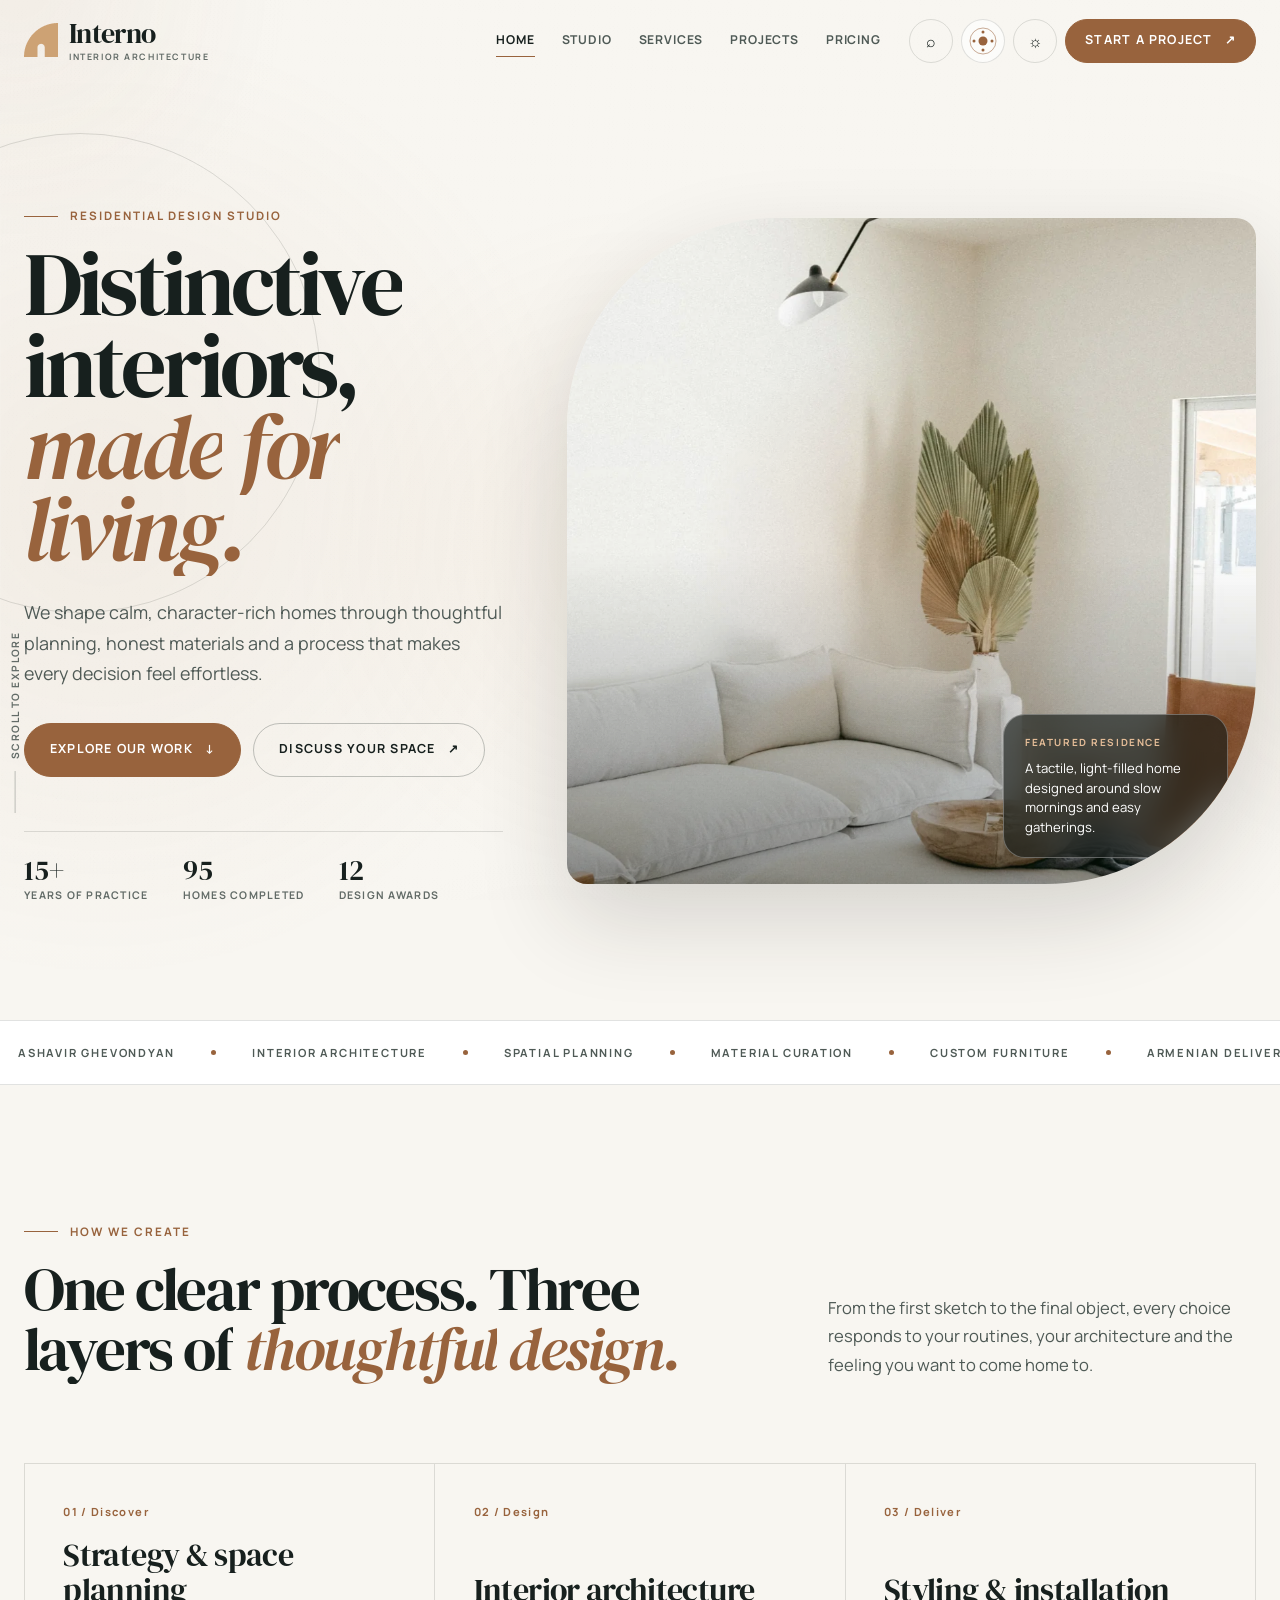
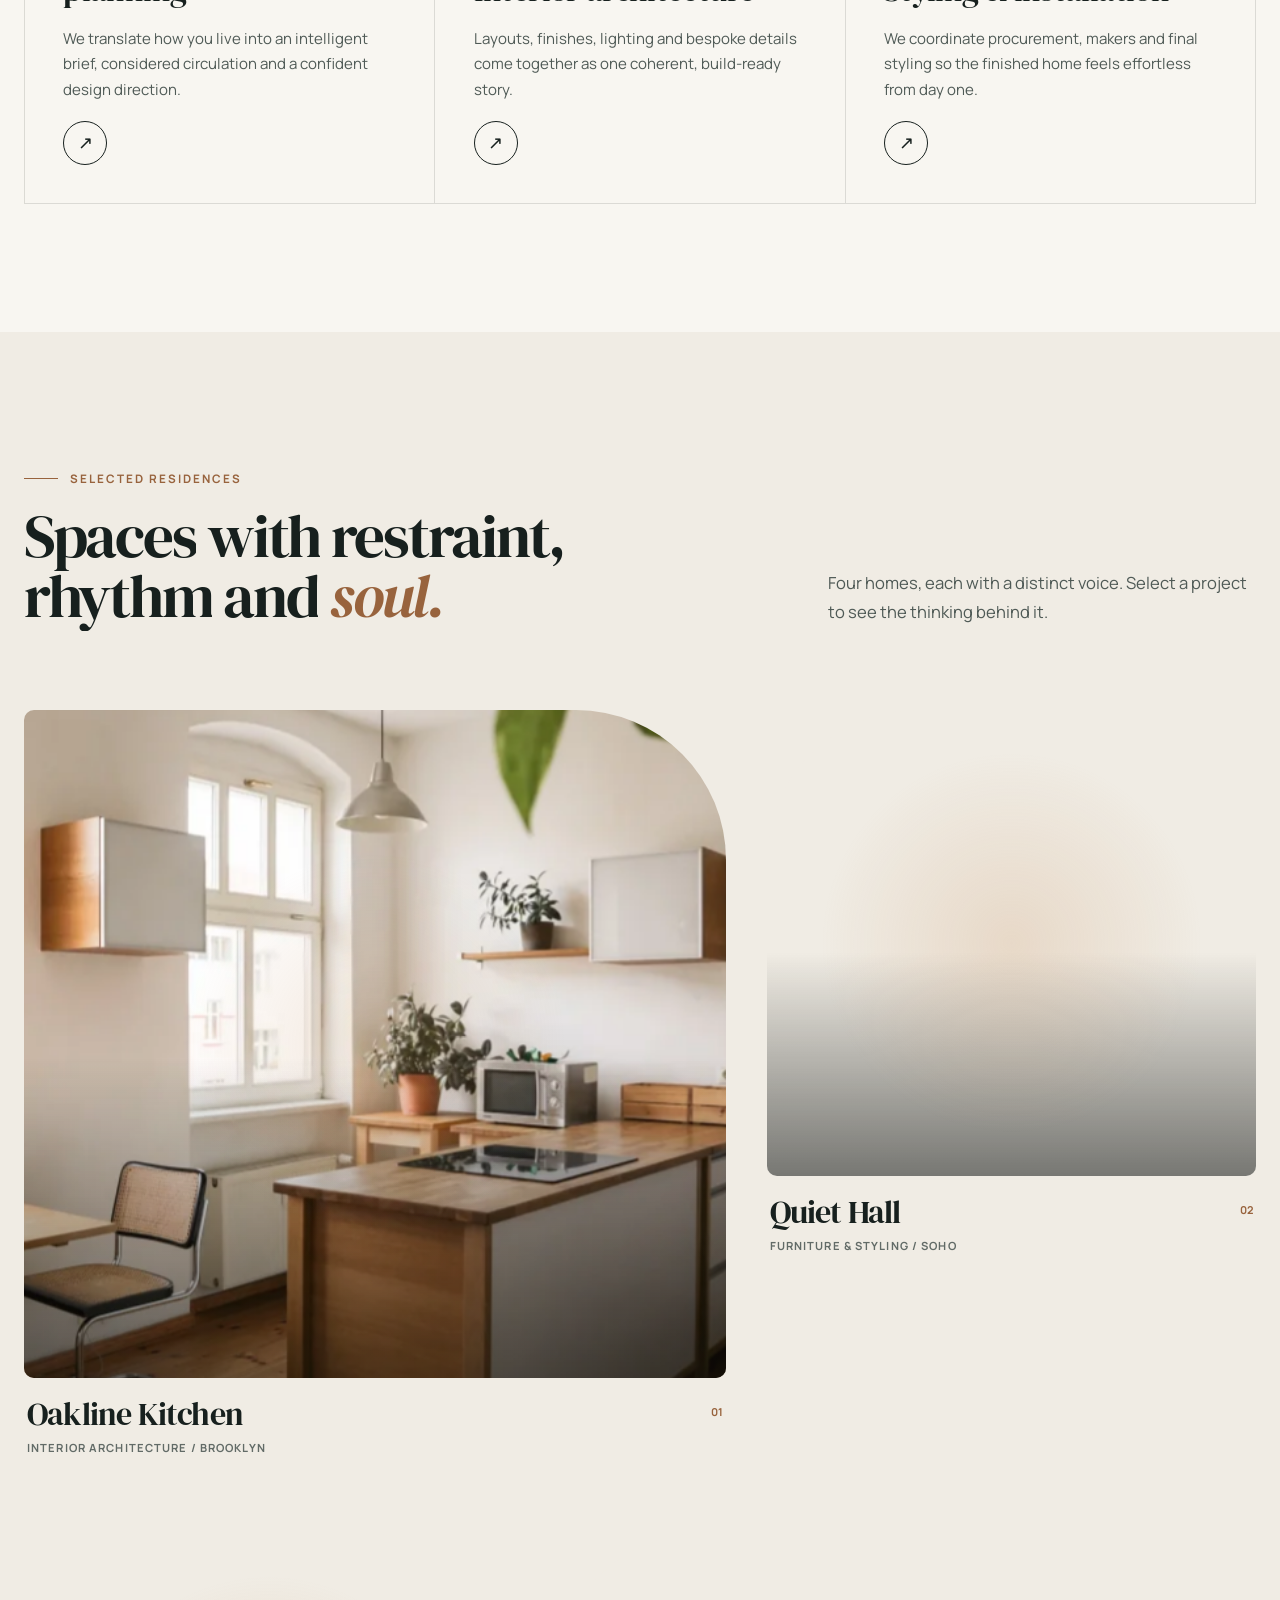
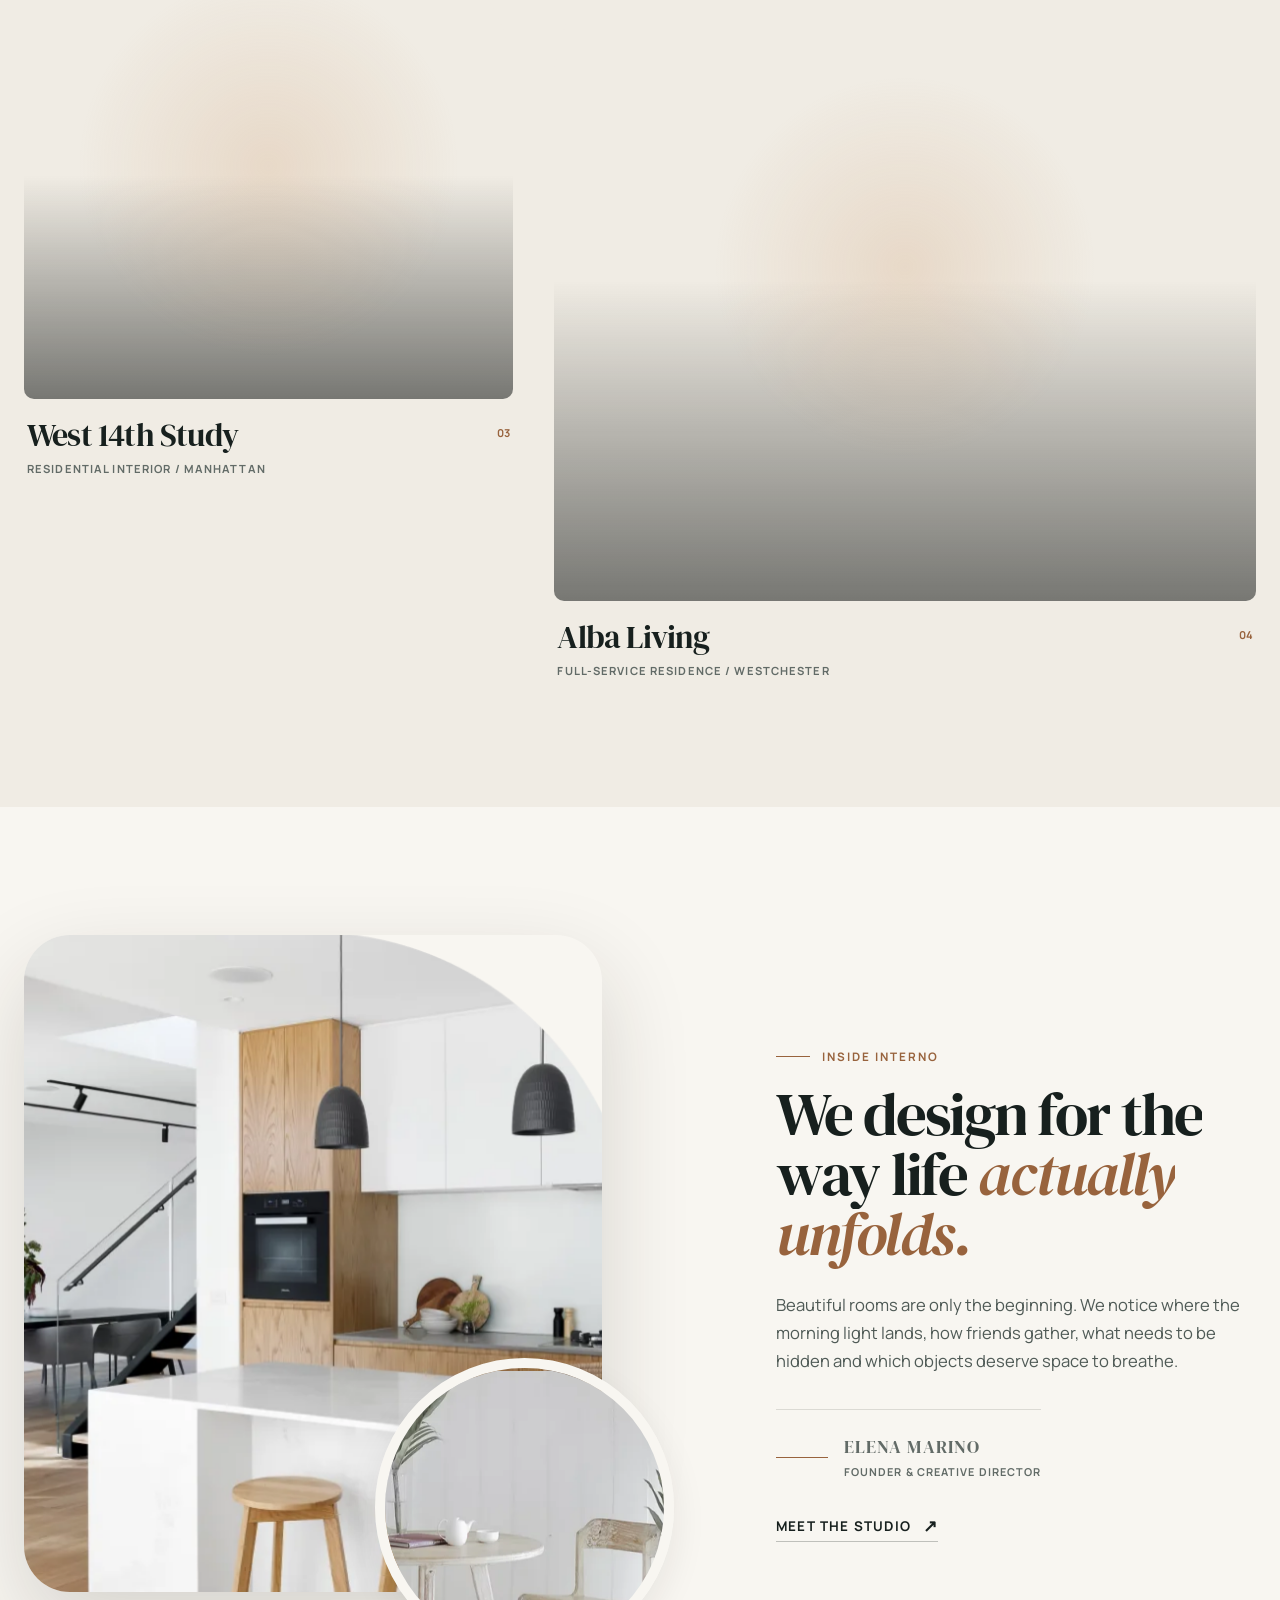
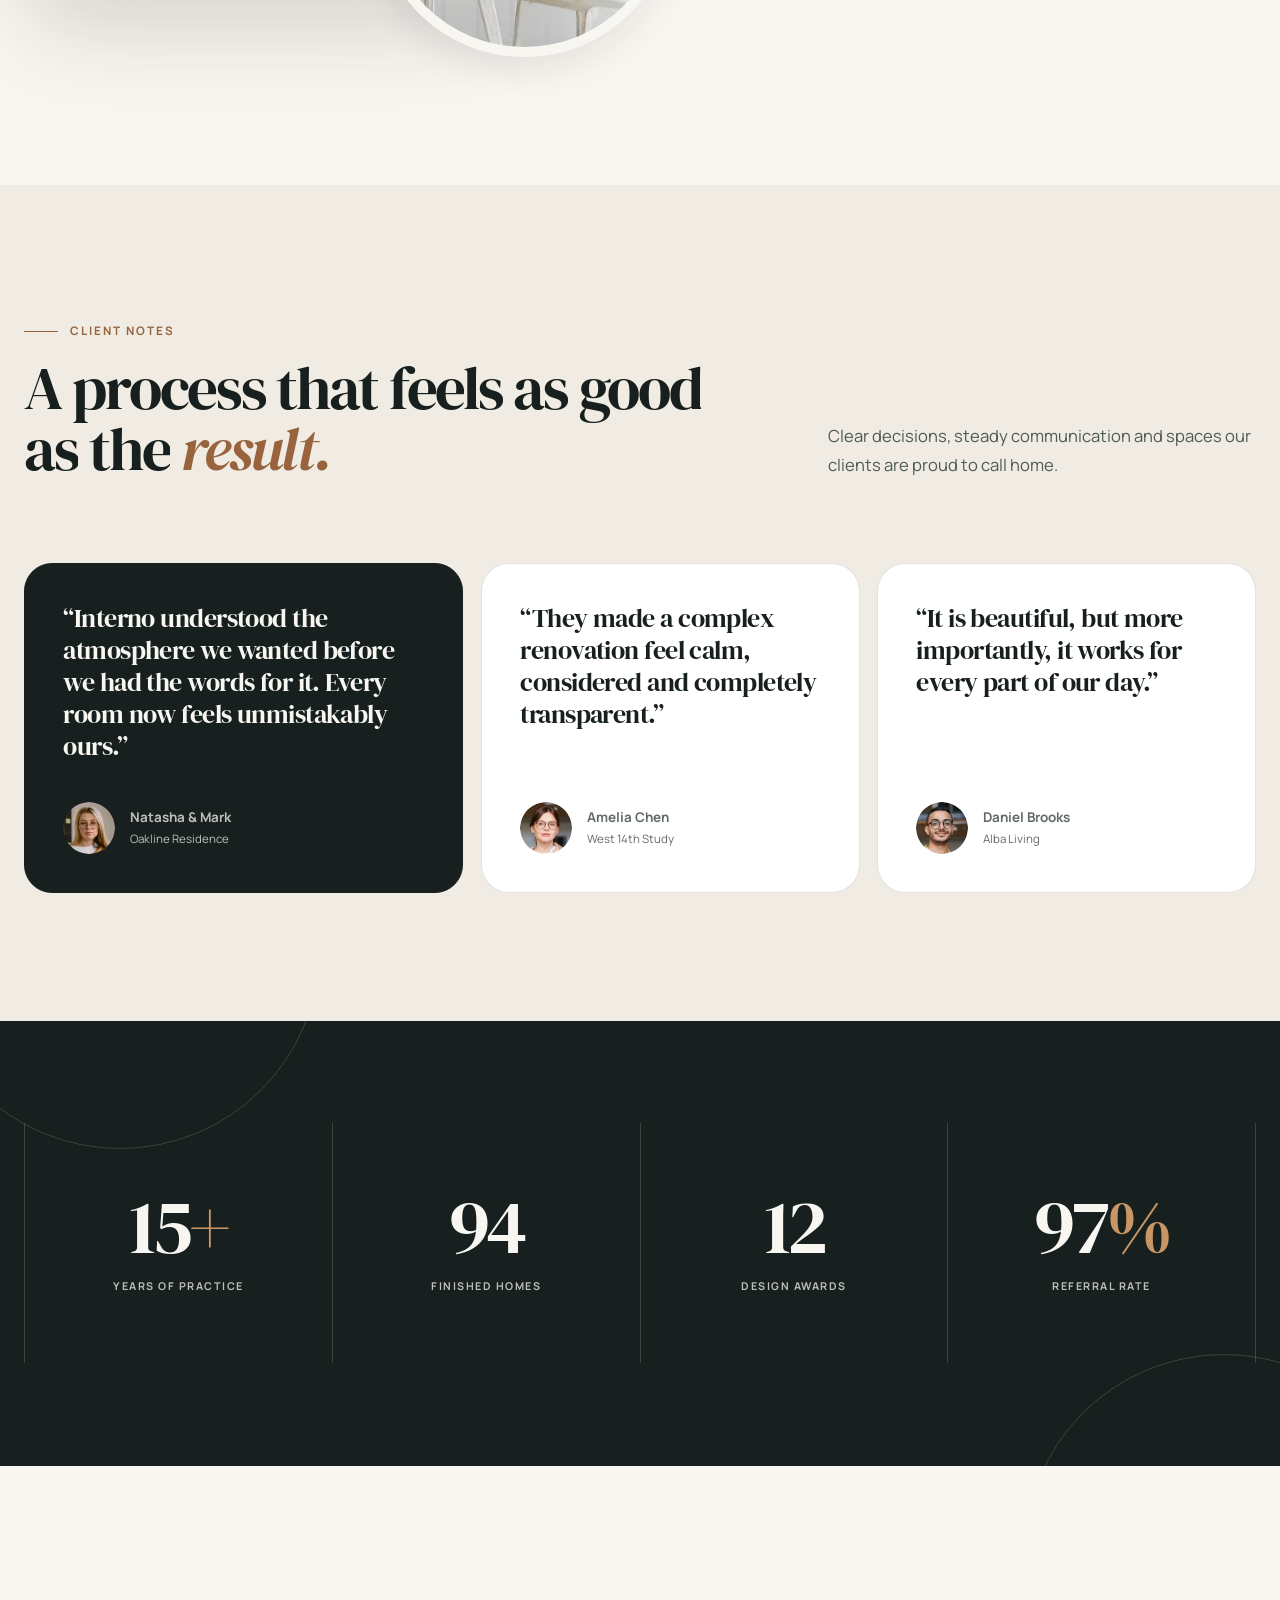
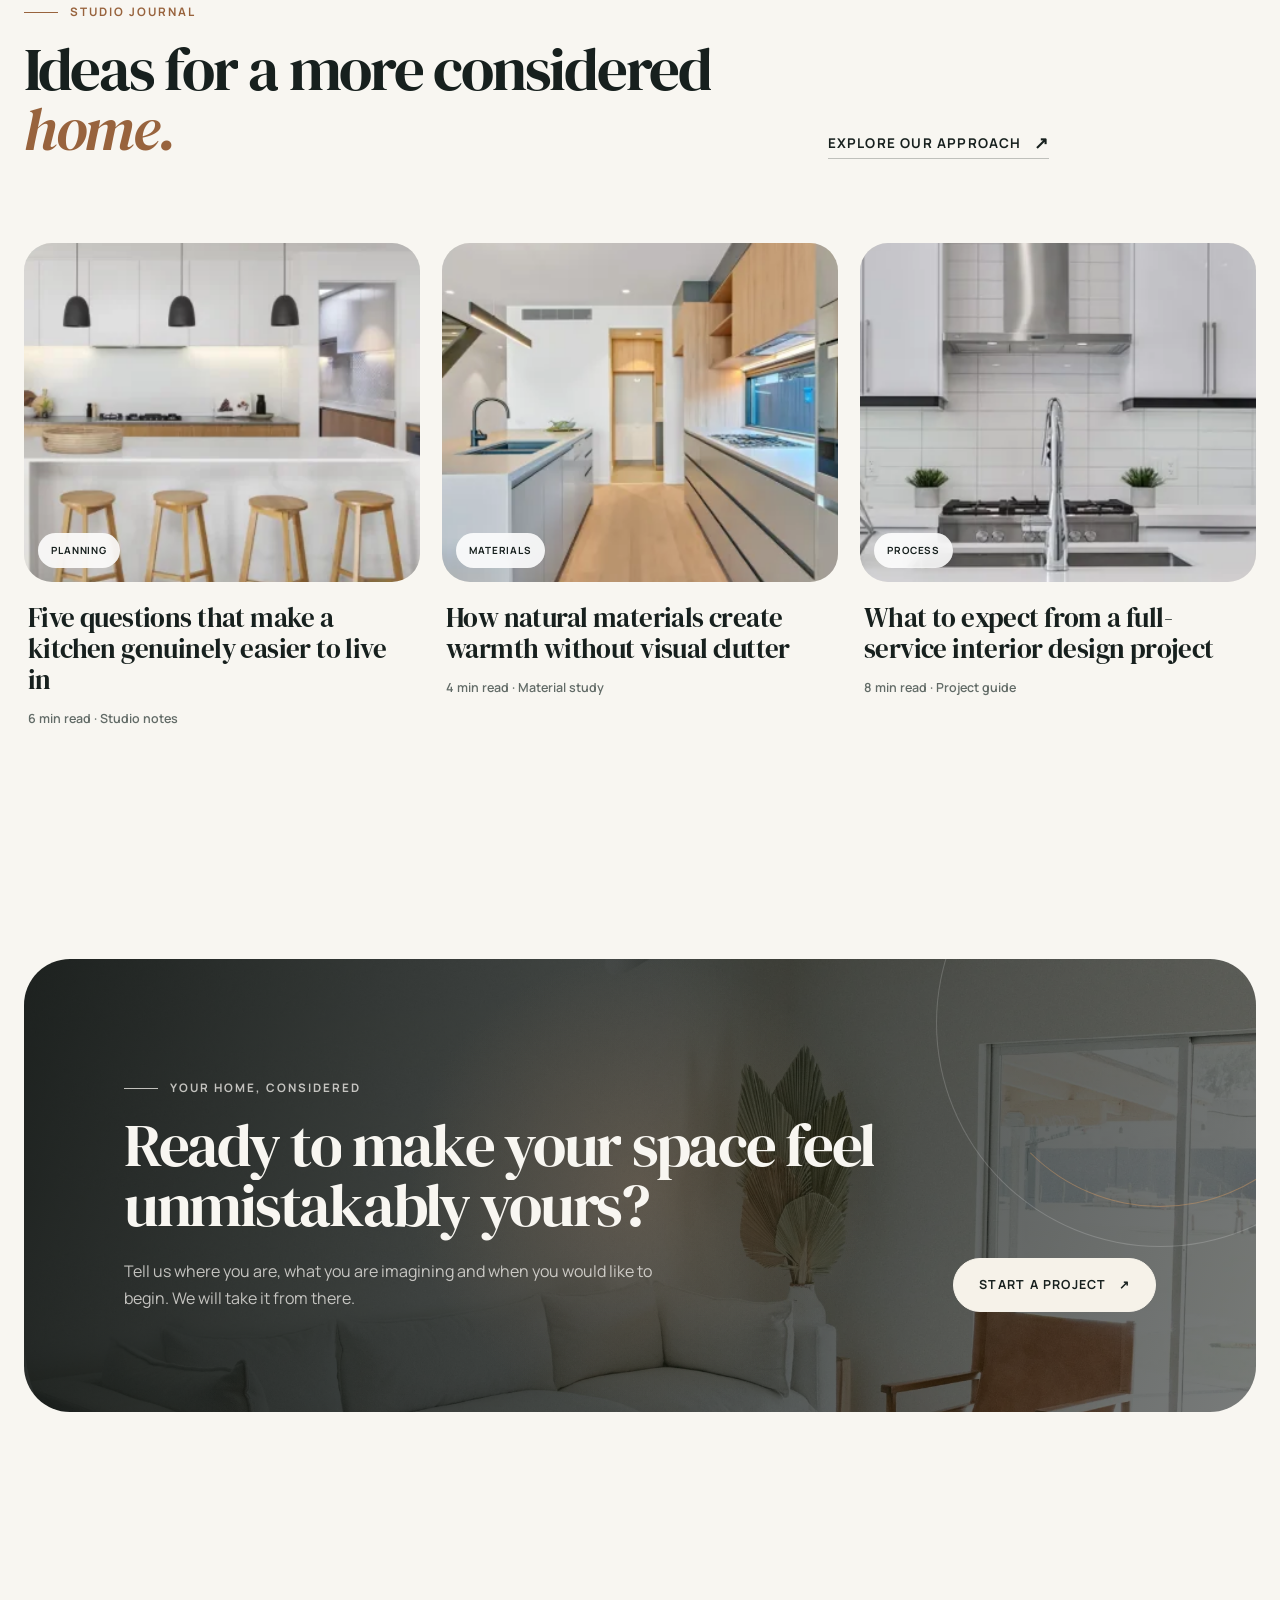
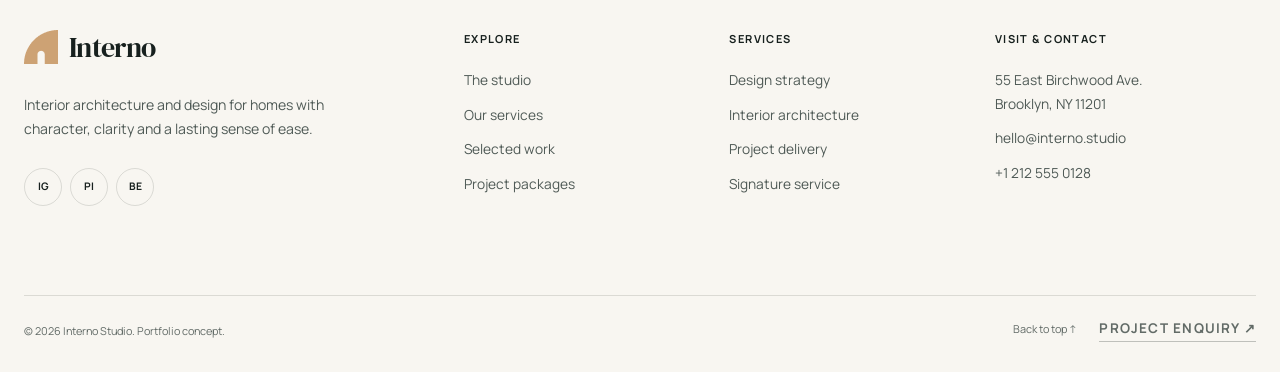
<file: index.html>
<!doctype html>
<html lang="en">
<head>
    <meta charset="utf-8">
    <meta name="viewport" content="width=device-width, initial-scale=1">
    <meta name="description" content="Interno creates calm, character-rich residential interiors through thoughtful planning, natural materials and full-service project delivery.">
    <meta name="theme-color" content="#f8f6f1">
    <meta property="og:type" content="website">
    <meta property="og:title" content="Interno — Interior Architecture & Design">
    <meta property="og:description" content="Distinctive interiors, made for living. Explore Interno's residential design studio, projects and services.">
    <meta property="og:image" content="img/og-interno.png">
    <meta name="twitter:card" content="summary_large_image">
    <title>Interno — Interior Architecture & Design</title>
    <link rel="icon" type="image/png" href="img/Logo.png">
    <link rel="stylesheet" href="css/style.css">
    <script>
        const root = document.documentElement;
        root.classList.add("js");
        let motionEnabled = true;

        try {
            if (localStorage.getItem("interno-theme") === "dark") {
                root.dataset.theme = "dark";
            }
            motionEnabled = localStorage.getItem("interno-motion") !== "off";
        } catch {}

        try {
            if (window.matchMedia("(prefers-reduced-motion: reduce)").matches) {
                motionEnabled = false;
            }
        } catch {}

        root.dataset.motion = motionEnabled ? "on" : "off";
    </script>
    <script src="js/script.js?v=20260730-3" defer></script>
</head>
<body id="top">
    <a class="skip-link" href="#content">Skip to content</a>

    <header class="site-header">
        <div class="site-header__inner">
            <a class="brand" href="index.html" aria-label="Interno home">
                <span class="brand__mark"><img src="img/Logo.png" width="34" height="34" alt=""></span>
                <span>
                    <span class="brand__name">Interno</span>
                    <span class="brand__descriptor">Interior architecture</span>
                </span>
            </a>

            <nav class="site-nav" aria-label="Primary navigation">
                <a href="index.html" aria-current="page">Home</a>
                <a href="about.html">Studio</a>
                <a href="services.html">Services</a>
                <a href="index.html#projects">Projects</a>
                <a href="pricing.html">Pricing</a>
            </nav>

            <div class="header-actions">
                <button class="icon-button" type="button" data-open-search aria-label="Search site" title="Search (/)">⌕</button>
                <button class="icon-button" type="button" data-theme-toggle aria-label="Switch to dark theme">
                    <span class="theme-toggle__sun" aria-hidden="true">☼</span>
                    <span class="theme-toggle__moon" aria-hidden="true">☾</span>
                </button>
                <button class="button button--accent" type="button" data-open-contact>
                    <span>Start a project</span><span class="arrow" aria-hidden="true">↗</span>
                </button>
                <button class="icon-button menu-toggle" type="button" data-menu-toggle aria-expanded="false" aria-controls="mobile-menu" aria-label="Open menu">
                    <span class="menu-toggle__lines" aria-hidden="true"></span>
                </button>
            </div>
        </div>
    </header>

    <aside class="mobile-menu" id="mobile-menu" aria-label="Mobile navigation">
        <div class="mobile-menu__inner">
            <nav class="mobile-menu__nav">
                <ul>
                    <li><a href="index.html">Home</a></li>
                    <li><a href="about.html">Studio</a></li>
                    <li><a href="services.html">Services</a></li>
                    <li><a href="index.html#projects">Projects</a></li>
                    <li><a href="pricing.html">Pricing</a></li>
                </ul>
            </nav>
            <div class="mobile-menu__footer">
                <a href="mailto:hello@interno.studio">hello@interno.studio</a>
                <button class="text-link" type="button" data-open-contact>Start a project <span class="arrow" aria-hidden="true">↗</span></button>
            </div>
        </div>
    </aside>

    <main id="content">
        <section class="home-hero" aria-labelledby="hero-title">
            <div class="home-hero__inner">
                <div class="home-hero__content">
                    <p class="eyebrow" data-reveal>Residential design studio</p>
                    <h1 class="display" id="hero-title" data-reveal data-delay="80">
                        Distinctive interiors, <em>made for living.</em>
                    </h1>
                    <p class="home-hero__copy" data-reveal data-delay="150">
                        We shape calm, character-rich homes through thoughtful planning, honest materials and a process that makes every decision feel effortless.
                    </p>
                    <div class="button-row" data-reveal data-delay="220">
                        <a class="button button--accent" href="#projects">
                            <span>Explore our work</span><span class="arrow" aria-hidden="true">↓</span>
                        </a>
                        <button class="button button--ghost" type="button" data-open-contact>
                            <span>Discuss your space</span><span class="arrow" aria-hidden="true">↗</span>
                        </button>
                    </div>
                    <div class="home-hero__meta" data-reveal data-delay="300">
                        <div class="hero-stat">
                            <strong>15+</strong>
                            <span>Years of practice</span>
                        </div>
                        <div class="hero-stat">
                            <strong>95</strong>
                            <span>Homes completed</span>
                        </div>
                        <div class="hero-stat">
                            <strong>12</strong>
                            <span>Design awards</span>
                        </div>
                    </div>
                </div>

                <figure class="home-hero__visual" data-image-reveal="right">
                    <img src="img/hero-living.webp" width="1920" height="1042" alt="Sunlit living room with a white linen sofa, warm timber and sculptural lighting" fetchpriority="high">
                    <figcaption class="hero-note">
                        <span class="hero-note__label">Featured residence</span>
                        <p>A tactile, light-filled home designed around slow mornings and easy gatherings.</p>
                    </figcaption>
                </figure>
            </div>
            <a class="hero-scroll" href="#approach">Scroll to explore</a>
        </section>

        <div class="marquee" aria-label="Interno capabilities">
            <div class="marquee__track" aria-hidden="true">
                <div class="marquee__group">
                    <span>ASHAVIR GHEVONDYAN</span><i></i>
                    <span>Interior architecture</span><i></i>
                    <span>Spatial planning</span><i></i>
                    <span>Material curation</span><i></i>
                    <span>Custom furniture</span><i></i>
                    <span>Armenian delivery</span><i></i>

                </div>
                <div class="marquee__group">
                    <span>ASHAVIR GHEVONDYAN</span><i></i>
                    <span>Interior architecture</span><i></i>
                    <span>Spatial planning</span><i></i>
                    <span>Material curation</span><i></i>
                    <span>Custom furniture</span><i></i>
                    <span>Armenian delivery</span><i></i>
                </div>
                                <div class="marquee__group">
                    <span>ASHAVIR GHEVONDYAN</span><i></i>
                    <span>Interior architecture</span><i></i>
                    <span>Spatial planning</span><i></i>
                    <span>Material curation</span><i></i>
                    <span>Custom furniture</span><i></i>
                    <span>Armenian delivery</span><i></i>
                </div>
            </div>
        </div>

        <section class="section" id="approach" aria-labelledby="approach-title">
            <div class="shell">
                <div class="section-head">
                    <div>
                        <p class="eyebrow" data-reveal>How we create</p>
                        <h2 class="heading" id="approach-title" data-reveal data-delay="70">One clear process. Three layers of <em>thoughtful design.</em></h2>
                    </div>
                    <p class="section-copy" data-reveal data-delay="140">
                        From the first sketch to the final object, every choice responds to your routines, your architecture and the feeling you want to come home to.
                    </p>
                </div>

                <div class="service-grid">
                    <a class="service-card" href="services.html#strategy" data-reveal>
                        <span class="service-card__number">01 / Discover</span>
                        <div class="service-card__body">
                            <h3 class="subheading">Strategy & space planning</h3>
                            <p class="service-card__copy">We translate how you live into an intelligent brief, considered circulation and a confident design direction.</p>
                            <span class="service-card__arrow" aria-hidden="true">↗</span>
                        </div>
                    </a>
                    <a class="service-card" href="services.html#design" data-reveal data-delay="90">
                        <span class="service-card__number">02 / Design</span>
                        <div class="service-card__body">
                            <h3 class="subheading">Interior architecture</h3>
                            <p class="service-card__copy">Layouts, finishes, lighting and bespoke details come together as one coherent, build-ready story.</p>
                            <span class="service-card__arrow" aria-hidden="true">↗</span>
                        </div>
                    </a>
                    <a class="service-card" href="services.html#delivery" data-reveal data-delay="180">
                        <span class="service-card__number">03 / Deliver</span>
                        <div class="service-card__body">
                            <h3 class="subheading">Styling & installation</h3>
                            <p class="service-card__copy">We coordinate procurement, makers and final styling so the finished home feels effortless from day one.</p>
                            <span class="service-card__arrow" aria-hidden="true">↗</span>
                        </div>
                    </a>
                </div>
            </div>
        </section>

        <section class="section section--surface" id="projects" aria-labelledby="projects-title">
            <div class="shell">
                <div class="section-head">
                    <div>
                        <p class="eyebrow" data-reveal>Selected residences</p>
                        <h2 class="heading" id="projects-title" data-reveal data-delay="70">Spaces with restraint, rhythm and <em>soul.</em></h2>
                    </div>
                    <p class="section-copy" data-reveal data-delay="140">
                        Four homes, each with a distinct voice. Select a project to see the thinking behind it.
                    </p>
                </div>

                <div class="project-grid">
                    <button class="project-card" type="button" data-project data-title="Oakline Kitchen" data-type="Interior architecture" data-location="Brooklyn, NY" data-year="2026" data-image="img/project-1.webp" data-description="A warm, highly functional kitchen where natural oak, soft mineral tones and precise storage turn a compact footprint into an easy social hub." data-reveal>
                        <span class="project-card__image">
                            <img src="img/project-1.webp" width="548" height="525" alt="Oak and white contemporary kitchen filled with daylight" loading="lazy" decoding="async">
                            <span class="project-card__view" aria-hidden="true">↗</span>
                        </span>
                        <span class="project-card__meta">
                            <span>
                                <span class="project-card__title">Oakline Kitchen</span>
                                <span class="project-card__type">Interior architecture / Brooklyn</span>
                            </span>
                            <span class="project-card__index">01</span>
                        </span>
                    </button>

                    <button class="project-card" type="button" data-project data-title="Quiet Hall" data-type="Furniture & styling" data-location="SoHo, NY" data-year="2025" data-image="img/project-2.webp" data-description="A restrained entry sequence shaped by sculptural furniture, warm timber and a palette that carries calm through the entire apartment." data-reveal data-delay="90">
                        <span class="project-card__image">
                            <img src="img/project-2.webp" width="548" height="525" alt="Minimal hallway with sculptural timber console and soft neutral walls" loading="lazy" decoding="async">
                            <span class="project-card__view" aria-hidden="true">↗</span>
                        </span>
                        <span class="project-card__meta">
                            <span>
                                <span class="project-card__title">Quiet Hall</span>
                                <span class="project-card__type">Furniture & styling / SoHo</span>
                            </span>
                            <span class="project-card__index">02</span>
                        </span>
                    </button>

                    <button class="project-card" type="button" data-project data-title="West 14th Study" data-type="Residential interior" data-location="Manhattan, NY" data-year="2025" data-image="img/project-3.webp" data-description="A focused home office softened by tactile fabrics, collected objects and a balanced composition of closed storage and open display." data-reveal>
                        <span class="project-card__image">
                            <img src="img/project-3.webp" width="552" height="525" alt="Refined home study with built-in shelving and a warm neutral palette" loading="lazy" decoding="async">
                            <span class="project-card__view" aria-hidden="true">↗</span>
                        </span>
                        <span class="project-card__meta">
                            <span>
                                <span class="project-card__title">West 14th Study</span>
                                <span class="project-card__type">Residential interior / Manhattan</span>
                            </span>
                            <span class="project-card__index">03</span>
                        </span>
                    </button>

                    <button class="project-card" type="button" data-project data-title="Alba Living" data-type="Full-service residence" data-location="Westchester, NY" data-year="2024" data-image="img/project-4.webp" data-description="A layered family living space where vintage forms, contemporary comfort and honest materials create a room that will age beautifully." data-reveal data-delay="90">
                        <span class="project-card__image">
                            <img src="img/project-4.webp" width="550" height="525" alt="Layered living room with vintage furniture, artwork and warm timber" loading="lazy" decoding="async">
                            <span class="project-card__view" aria-hidden="true">↗</span>
                        </span>
                        <span class="project-card__meta">
                            <span>
                                <span class="project-card__title">Alba Living</span>
                                <span class="project-card__type">Full-service residence / Westchester</span>
                            </span>
                            <span class="project-card__index">04</span>
                        </span>
                    </button>
                </div>
            </div>
        </section>

        <section class="section section--overflow" aria-labelledby="studio-title">
            <div class="shell story-grid">
                <div class="story-media" data-reveal="left">
                    <figure class="story-media__primary" data-image-reveal>
                        <img src="img/studio-kitchen.webp" width="653" height="700" alt="Light-filled contemporary kitchen in oak, white stone and black accents" loading="lazy" decoding="async">
                    </figure>
                    <figure class="story-media__secondary" data-reveal data-delay="200">
                        <img src="img/material-detail.webp" width="600" height="377" alt="Close view of a serene interior with natural textures" loading="lazy" decoding="async">
                    </figure>
                </div>
                <div class="story-content">
                    <p class="eyebrow" data-reveal>Inside Interno</p>
                    <h2 class="heading" id="studio-title" data-reveal data-delay="70">We design for the way life <em>actually unfolds.</em></h2>
                    <p class="section-copy" data-reveal data-delay="140">
                        Beautiful rooms are only the beginning. We notice where the morning light lands, how friends gather, what needs to be hidden and which objects deserve space to breathe.
                    </p>
                    <div class="story-signature" data-reveal data-delay="210">
                        <span class="story-signature__line" aria-hidden="true"></span>
                        <span>
                            <strong>Elena Marino</strong>
                            <span>Founder & creative director</span>
                        </span>
                    </div>
                    <a class="text-link" href="about.html" style="margin-top: 34px;" data-reveal data-delay="270">
                        Meet the studio <span class="arrow" aria-hidden="true">↗</span>
                    </a>
                </div>
            </div>
        </section>

        <section class="section section--surface" aria-labelledby="testimonials-title">
            <div class="shell">
                <div class="section-head">
                    <div>
                        <p class="eyebrow" data-reveal>Client notes</p>
                        <h2 class="heading" id="testimonials-title" data-reveal data-delay="70">A process that feels as good as the <em>result.</em></h2>
                    </div>
                    <p class="section-copy" data-reveal data-delay="140">
                        Clear decisions, steady communication and spaces our clients are proud to call home.
                    </p>
                </div>

                <div class="testimonial-grid">
                    <article class="testimonial-card tilt-card" data-reveal>
                        <p class="testimonial-card__quote">“Interno understood the atmosphere we wanted before we had the words for it. Every room now feels unmistakably ours.”</p>
                        <div class="testimonial-card__person">
                            <img src="img/profile-1.webp" width="77" height="77" alt="" loading="lazy">
                            <span><strong>Natasha & Mark</strong><span>Oakline Residence</span></span>
                        </div>
                    </article>
                    <article class="testimonial-card tilt-card" data-reveal data-delay="90">
                        <p class="testimonial-card__quote">“They made a complex renovation feel calm, considered and completely transparent.”</p>
                        <div class="testimonial-card__person">
                            <img src="img/profile-2.webp" width="77" height="77" alt="" loading="lazy">
                            <span><strong>Amelia Chen</strong><span>West 14th Study</span></span>
                        </div>
                    </article>
                    <article class="testimonial-card tilt-card" data-reveal data-delay="180">
                        <p class="testimonial-card__quote">“It is beautiful, but more importantly, it works for every part of our day.”</p>
                        <div class="testimonial-card__person">
                            <img src="img/profile-3.webp" width="77" height="77" alt="" loading="lazy">
                            <span><strong>Daniel Brooks</strong><span>Alba Living</span></span>
                        </div>
                    </article>
                </div>
            </div>
        </section>

        <section class="metrics section--compact" aria-label="Studio achievements">
            <div class="shell metrics__grid">
                <div class="metric"><strong data-counter="15" data-suffix="+">0</strong><span>Years of practice</span></div>
                <div class="metric"><strong data-counter="95" data-suffix="">0</strong><span>Finished homes</span></div>
                <div class="metric"><strong data-counter="12" data-suffix="">0</strong><span>Design awards</span></div>
                <div class="metric"><strong data-counter="98" data-suffix="%">0</strong><span>Referral rate</span></div>
            </div>
        </section>

        <section class="section" aria-labelledby="journal-title">
            <div class="shell">
                <div class="section-head">
                    <div>
                        <p class="eyebrow" data-reveal>Studio journal</p>
                        <h2 class="heading" id="journal-title" data-reveal data-delay="70">Ideas for a more considered <em>home.</em></h2>
                    </div>
                    <a class="text-link" href="services.html" data-reveal data-delay="140">Explore our approach <span class="arrow" aria-hidden="true">↗</span></a>
                </div>

                <div class="journal-grid">
                    <a class="journal-card" href="services-single.html" data-reveal>
                        <figure class="journal-card__image">
                            <img src="img/journal-1.webp" width="340" height="290" alt="Warm contemporary kitchen with pale cabinetry" loading="lazy" decoding="async">
                            <figcaption class="journal-card__tag">Planning</figcaption>
                        </figure>
                        <div class="journal-card__content">
                            <h3>Five questions that make a kitchen genuinely easier to live in</h3>
                            <p>6 min read · Studio notes</p>
                        </div>
                    </a>
                    <a class="journal-card" href="services.html#design" data-reveal data-delay="90">
                        <figure class="journal-card__image">
                            <img src="img/journal-2.webp" width="340" height="290" alt="Minimal kitchen with warm wood and soft natural light" loading="lazy" decoding="async">
                            <figcaption class="journal-card__tag">Materials</figcaption>
                        </figure>
                        <div class="journal-card__content">
                            <h3>How natural materials create warmth without visual clutter</h3>
                            <p>4 min read · Material study</p>
                        </div>
                    </a>
                    <a class="journal-card" href="pricing.html" data-reveal data-delay="180">
                        <figure class="journal-card__image">
                            <img src="img/journal-3.webp" width="340" height="290" alt="Contemporary neutral kitchen with considered storage" loading="lazy" decoding="async">
                            <figcaption class="journal-card__tag">Process</figcaption>
                        </figure>
                        <div class="journal-card__content">
                            <h3>What to expect from a full-service interior design project</h3>
                            <p>8 min read · Project guide</p>
                        </div>
                    </a>
                </div>
            </div>
        </section>

        <section class="section section--compact">
            <div class="shell">
                <div class="cta" data-reveal="scale">
                    <div class="cta__inner">
                        <div class="cta__copy">
                            <p class="eyebrow eyebrow--light">Your home, considered</p>
                            <h2 class="heading">Ready to make your space feel unmistakably yours?</h2>
                            <p>Tell us where you are, what you are imagining and when you would like to begin. We will take it from there.</p>
                        </div>
                        <button class="button button--light" type="button" data-open-contact>
                            <span>Start a project</span><span class="arrow" aria-hidden="true">↗</span>
                        </button>
                    </div>
                </div>
            </div>
        </section>
    </main>

    <footer class="site-footer" id="contact">
        <div class="shell site-footer__main">
            <div class="site-footer__brand">
                <a class="brand" href="index.html" aria-label="Interno home">
                    <span class="brand__mark"><img src="img/Logo.png" width="34" height="34" alt=""></span>
                    <span class="brand__name">Interno</span>
                </a>
                <p>Interior architecture and design for homes with character, clarity and a lasting sense of ease.</p>
                <div class="social-links" aria-label="Social media">
                    <a href="https://www.instagram.com/" target="_blank" rel="noreferrer" aria-label="Instagram">IG</a>
                    <a href="https://www.pinterest.com/" target="_blank" rel="noreferrer" aria-label="Pinterest">PI</a>
                    <a href="https://www.behance.net/" target="_blank" rel="noreferrer" aria-label="Behance">BE</a>
                </div>
            </div>
            <div class="site-footer__column">
                <h2>Explore</h2>
                <nav>
                    <a href="about.html">The studio</a>
                    <a href="services.html">Our services</a>
                    <a href="index.html#projects">Selected work</a>
                    <a href="pricing.html">Project packages</a>
                </nav>
            </div>
            <div class="site-footer__column">
                <h2>Services</h2>
                <nav>
                    <a href="services.html#strategy">Design strategy</a>
                    <a href="services.html#design">Interior architecture</a>
                    <a href="services.html#delivery">Project delivery</a>
                    <a href="services-single.html">Signature service</a>
                </nav>
            </div>
            <div class="site-footer__column">
                <h2>Visit & contact</h2>
                <address>
                    <span>55 East Birchwood Ave.<br>Brooklyn, NY 11201</span>
                    <a href="mailto:hello@interno.studio">hello@interno.studio</a>
                    <a href="tel:+12125550128">+1 212 555 0128</a>
                </address>
            </div>
        </div>
        <div class="shell site-footer__bottom">
            <p>© <span data-current-year>2026</span> Interno Studio. Portfolio concept.</p>
            <nav aria-label="Footer links">
                <a href="#top">Back to top ↑</a>
                <button class="text-link" type="button" data-open-contact>Project enquiry ↗</button>
            </nav>
        </div>
    </footer>
</body>
</html>
</file>
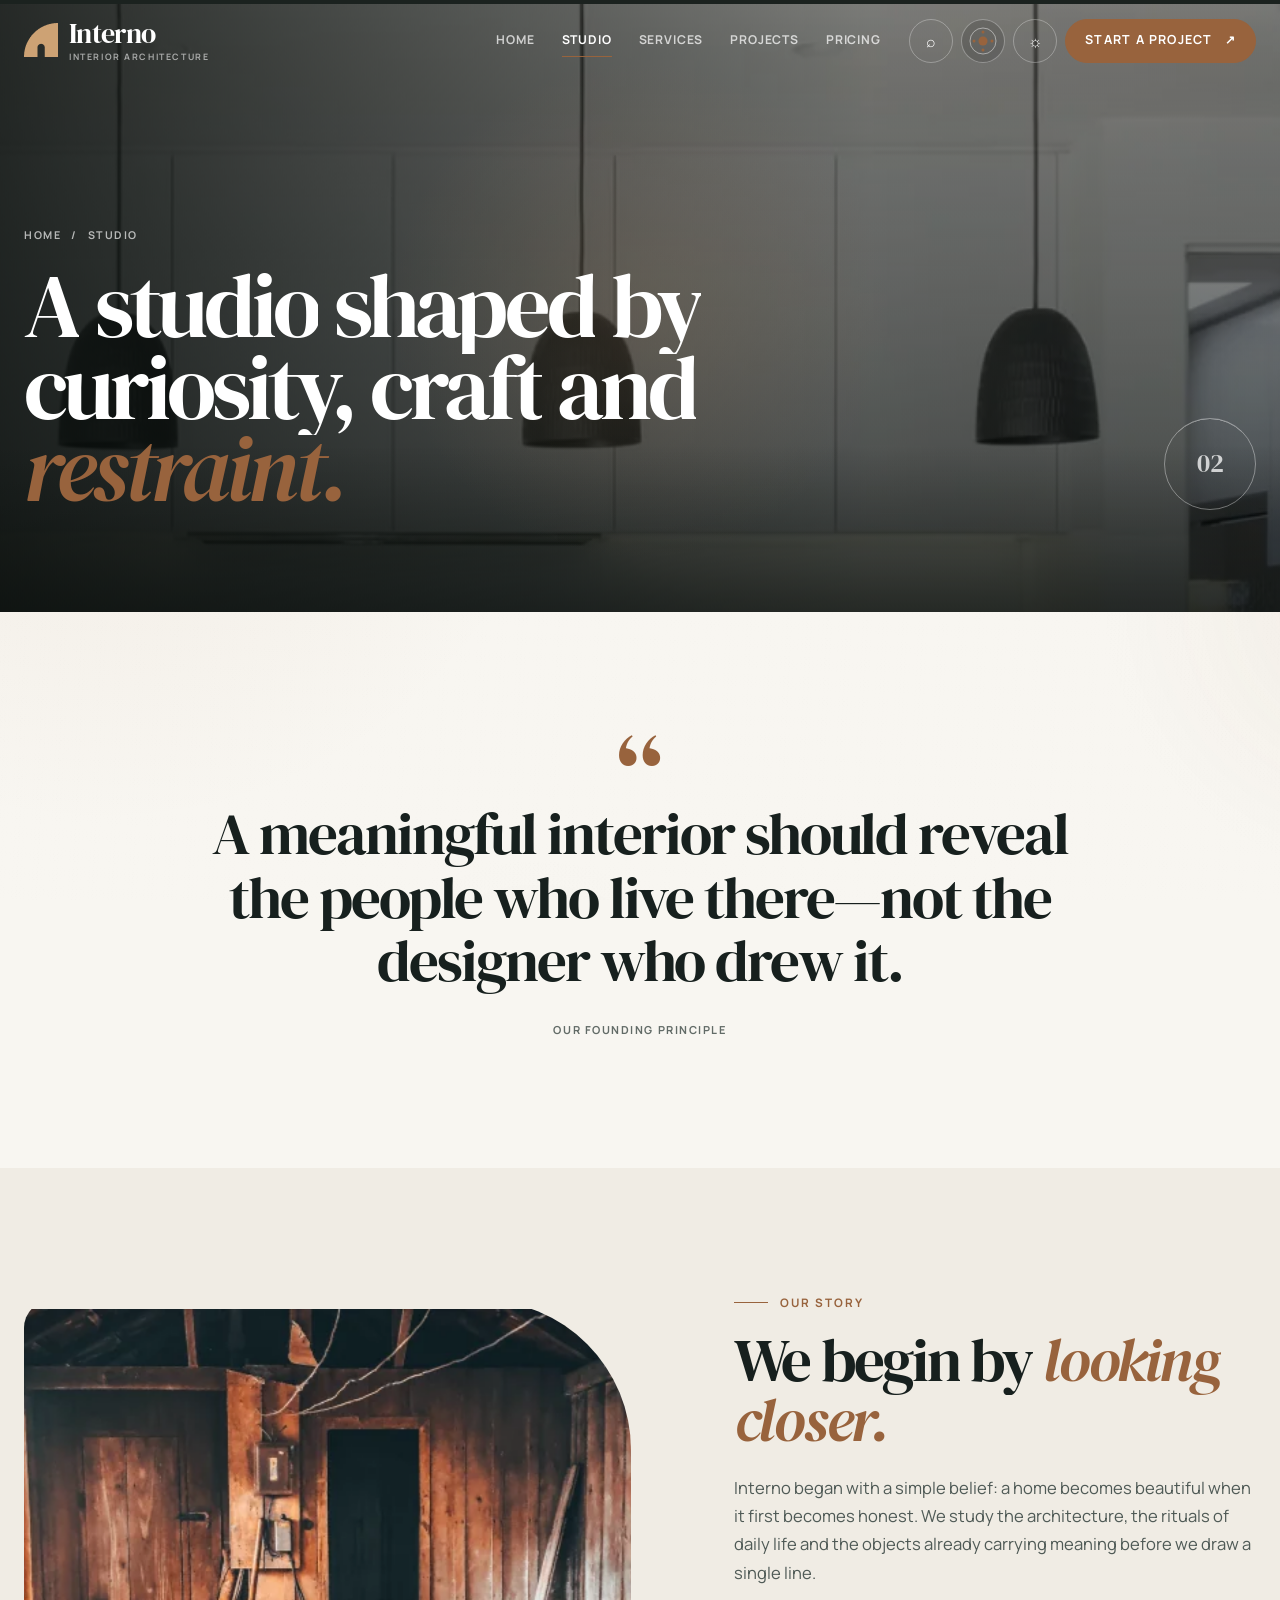
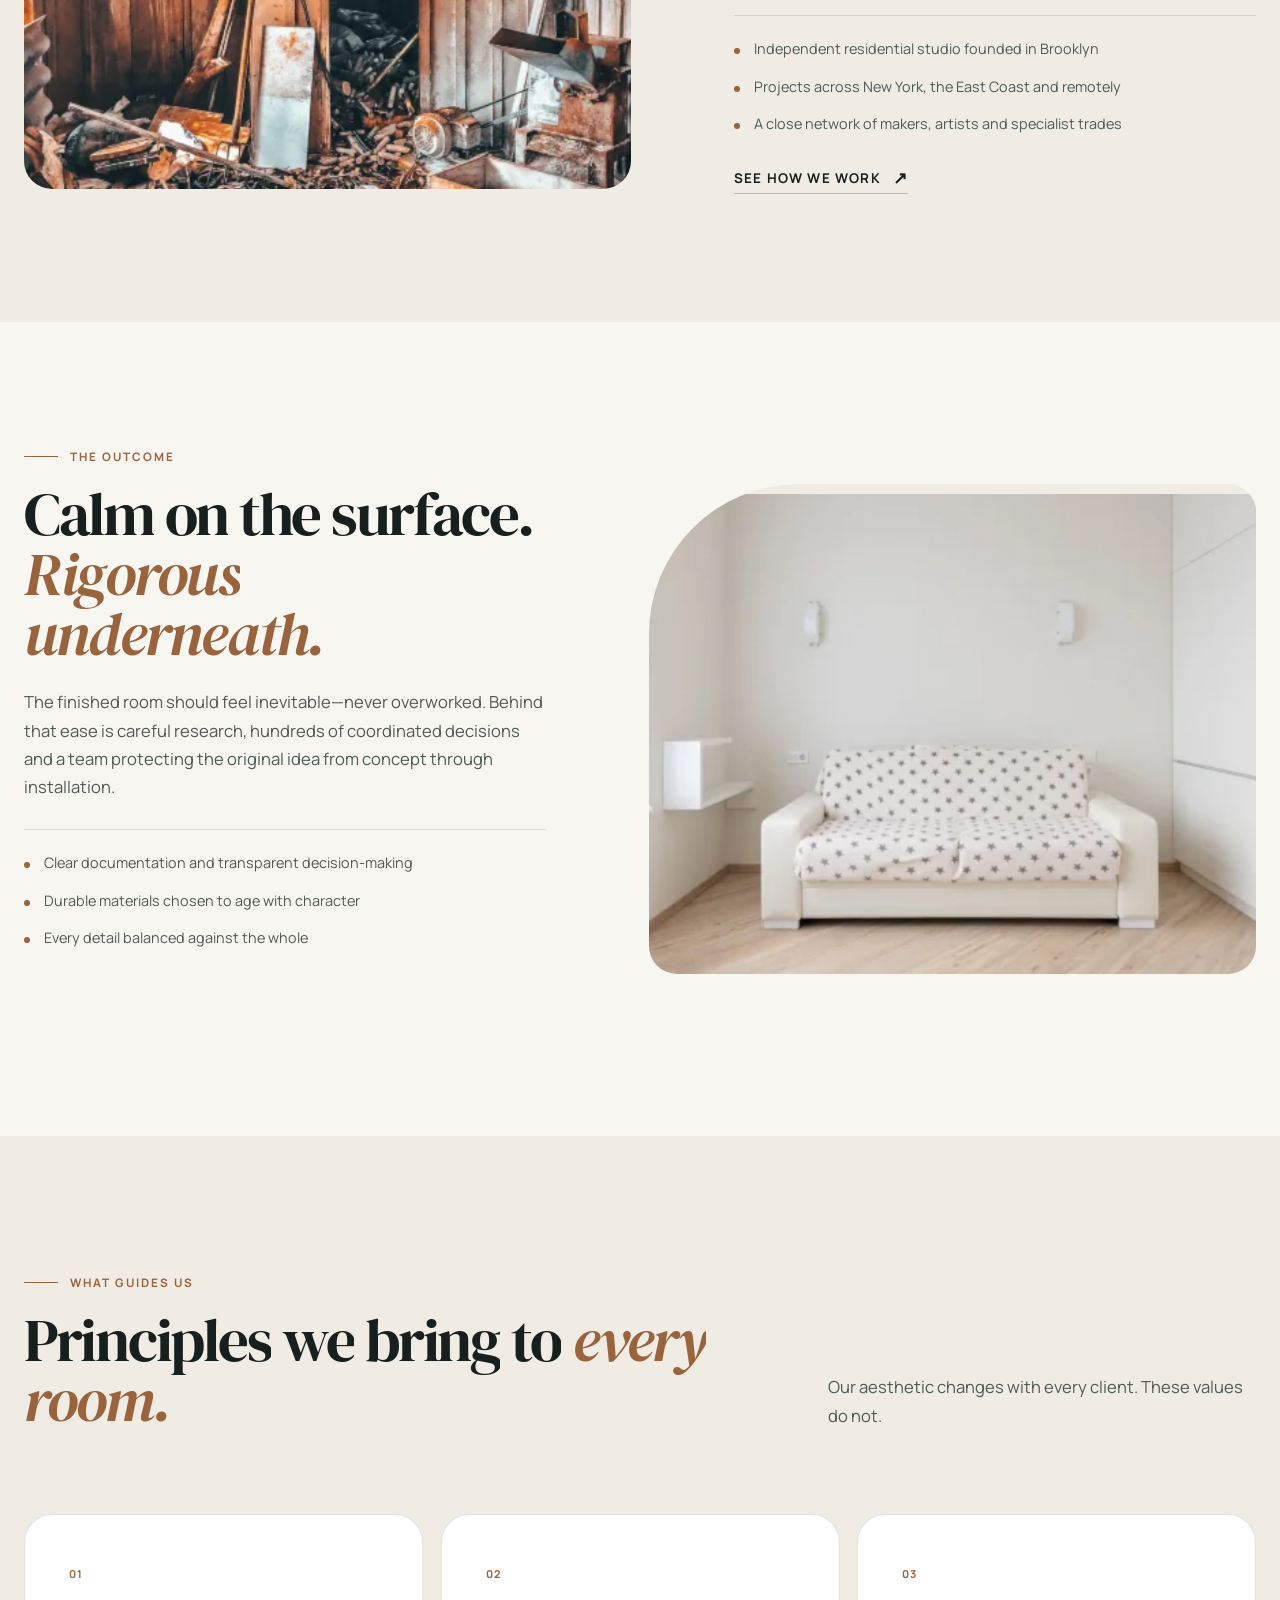
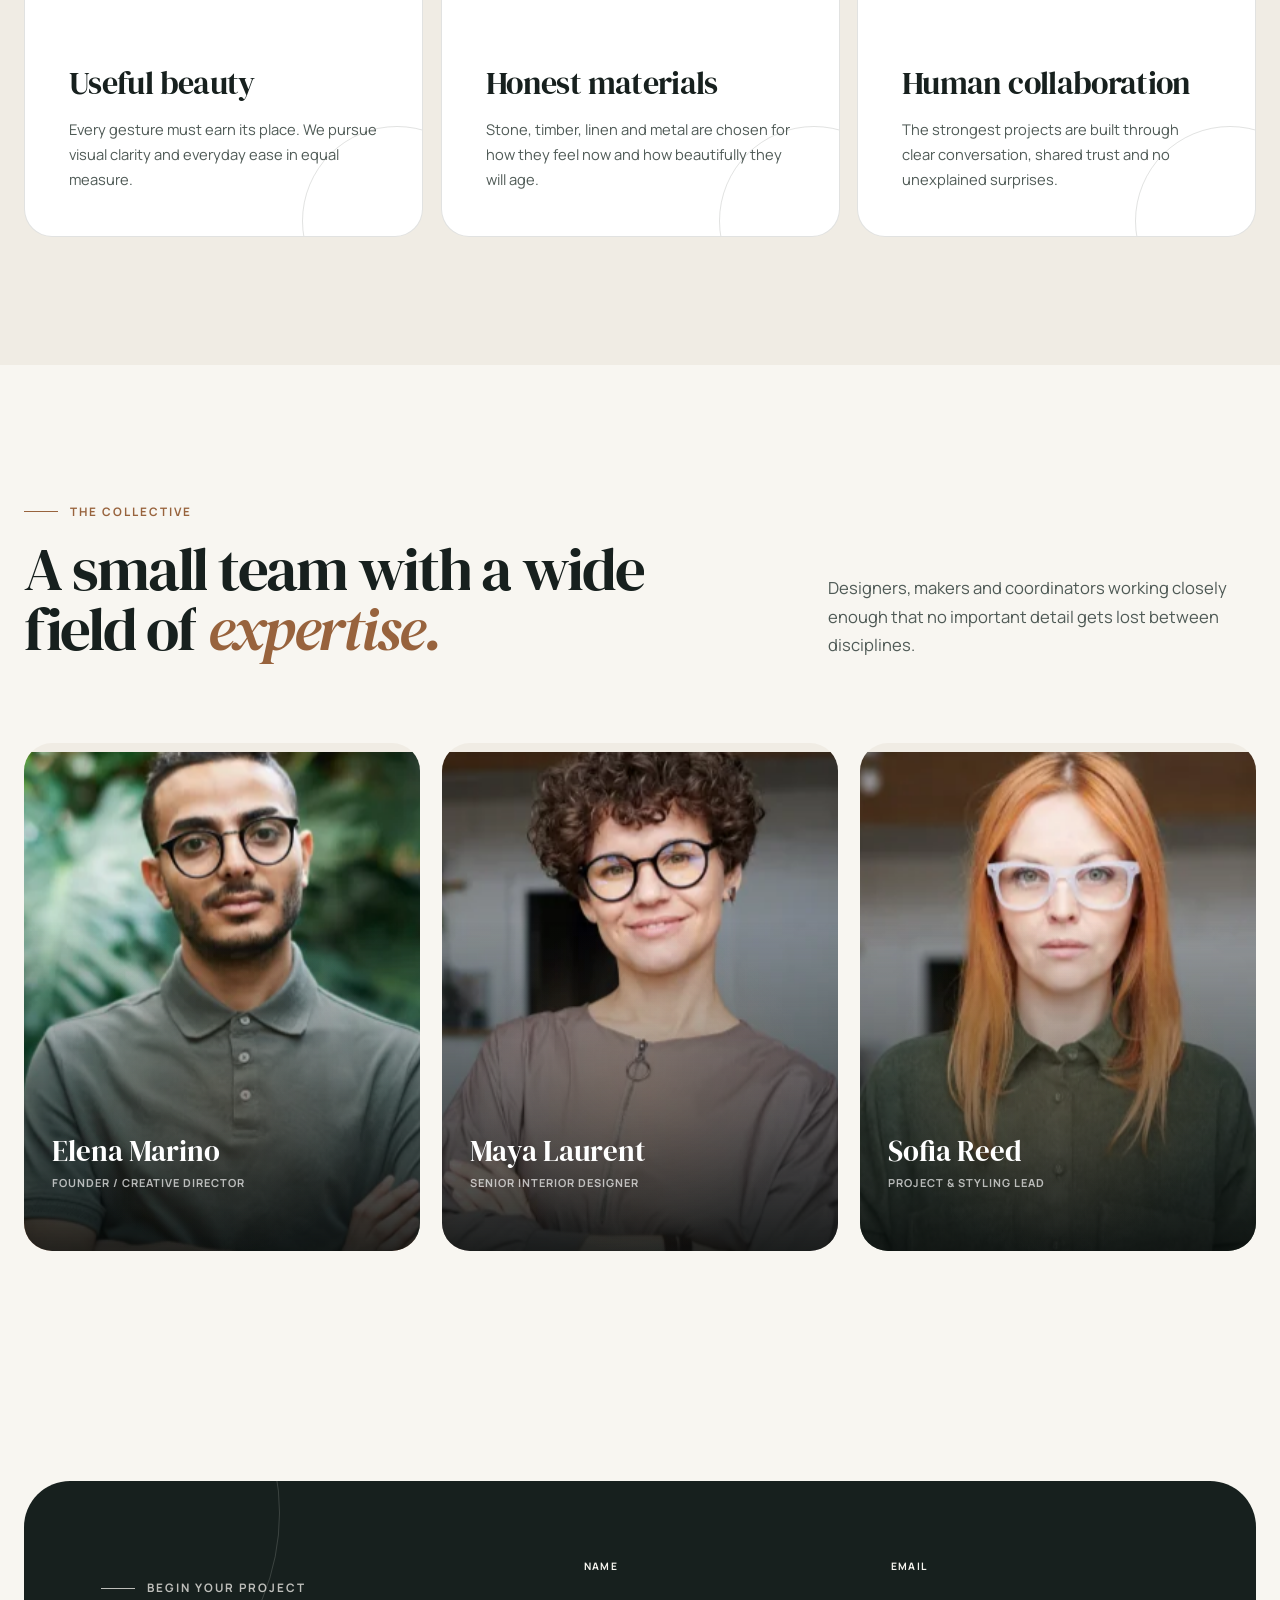
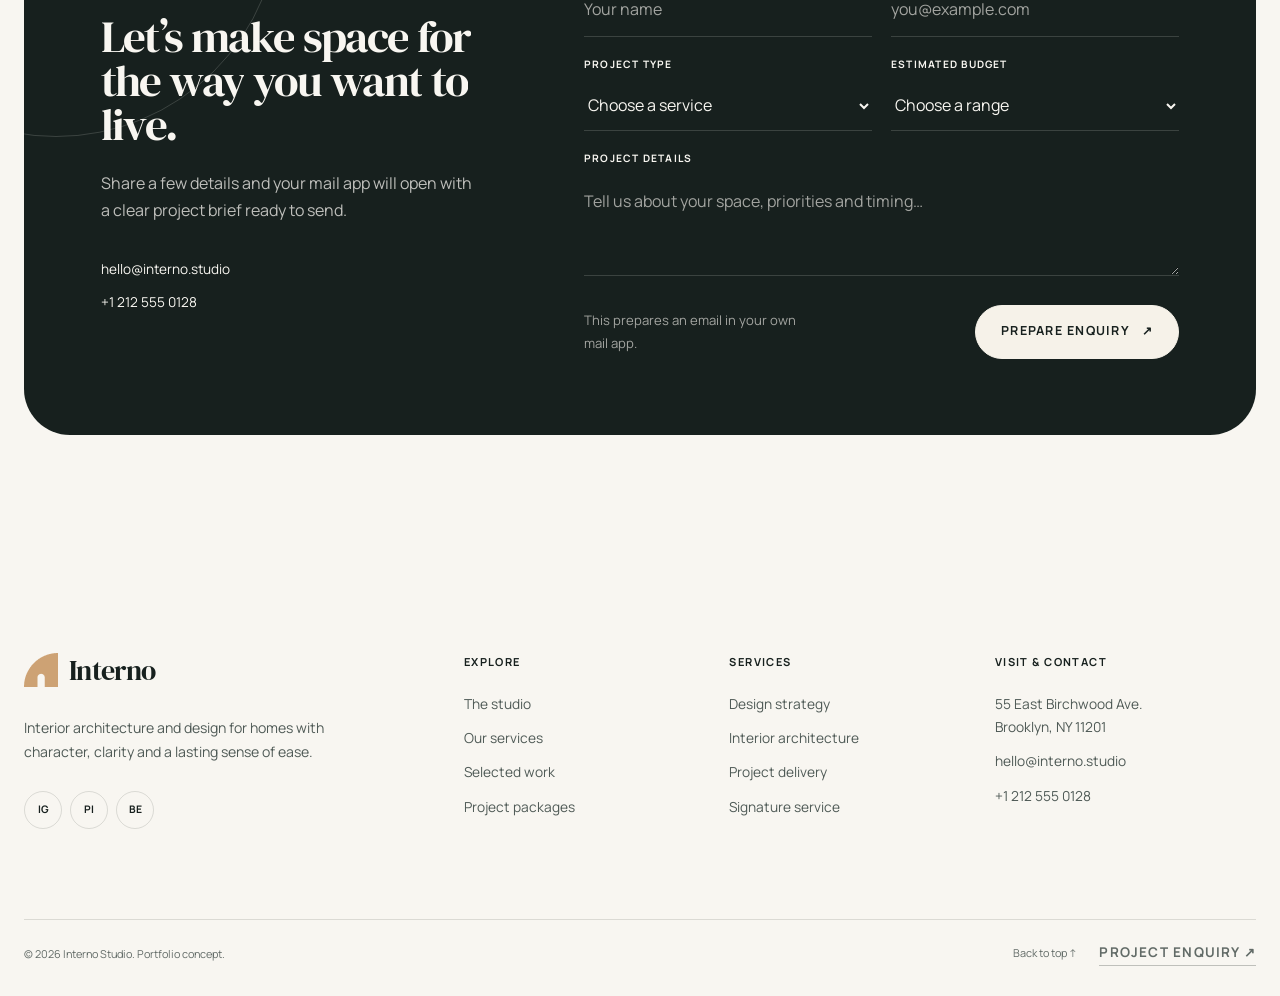
<file: about.html>
<!doctype html>
<html lang="en">
<head>
    <meta charset="utf-8">
    <meta name="viewport" content="width=device-width, initial-scale=1">
    <meta name="description" content="Meet Interno, an interior architecture studio designing expressive, enduring homes through curiosity, collaboration and craft.">
    <meta name="theme-color" content="#f8f6f1">
    <meta property="og:type" content="website">
    <meta property="og:title" content="The Studio — Interno">
    <meta property="og:description" content="The people, principles and point of view behind Interno's residential interiors.">
    <meta property="og:image" content="img/og-interno.png">
    <meta name="twitter:card" content="summary_large_image">
    <title>The Studio — Interno</title>
    <link rel="icon" type="image/png" href="img/Logo.png">
    <link rel="stylesheet" href="css/style.css">
    <script>
        const root = document.documentElement;
        root.classList.add("js");
        let motionEnabled = true;

        try {
            if (localStorage.getItem("interno-theme") === "dark") {
                root.dataset.theme = "dark";
            }
            motionEnabled = localStorage.getItem("interno-motion") !== "off";
        } catch {}

        try {
            if (window.matchMedia("(prefers-reduced-motion: reduce)").matches) {
                motionEnabled = false;
            }
        } catch {}

        root.dataset.motion = motionEnabled ? "on" : "off";
    </script>
    <script src="js/script.js?v=20260730-3" defer></script>
</head>
<body class="has-dark-hero" id="top">
    <a class="skip-link" href="#content">Skip to content</a>

    <header class="site-header">
        <div class="site-header__inner">
            <a class="brand" href="index.html" aria-label="Interno home">
                <span class="brand__mark"><img src="img/Logo.png" width="34" height="34" alt=""></span>
                <span>
                    <span class="brand__name">Interno</span>
                    <span class="brand__descriptor">Interior architecture</span>
                </span>
            </a>
            <nav class="site-nav" aria-label="Primary navigation">
                <a href="index.html">Home</a>
                <a href="about.html" aria-current="page">Studio</a>
                <a href="services.html">Services</a>
                <a href="index.html#projects">Projects</a>
                <a href="pricing.html">Pricing</a>
            </nav>
            <div class="header-actions">
                <button class="icon-button" type="button" data-open-search aria-label="Search site" title="Search (/)">⌕</button>
                <button class="icon-button" type="button" data-theme-toggle aria-label="Switch to dark theme">
                    <span class="theme-toggle__sun" aria-hidden="true">☼</span>
                    <span class="theme-toggle__moon" aria-hidden="true">☾</span>
                </button>
                <button class="button button--accent" type="button" data-open-contact>
                    <span>Start a project</span><span class="arrow" aria-hidden="true">↗</span>
                </button>
                <button class="icon-button menu-toggle" type="button" data-menu-toggle aria-expanded="false" aria-controls="mobile-menu" aria-label="Open menu">
                    <span class="menu-toggle__lines" aria-hidden="true"></span>
                </button>
            </div>
        </div>
    </header>

    <aside class="mobile-menu" id="mobile-menu" aria-label="Mobile navigation">
        <div class="mobile-menu__inner">
            <nav class="mobile-menu__nav">
                <ul>
                    <li><a href="index.html">Home</a></li>
                    <li><a href="about.html" aria-current="page">Studio</a></li>
                    <li><a href="services.html">Services</a></li>
                    <li><a href="index.html#projects">Projects</a></li>
                    <li><a href="pricing.html">Pricing</a></li>
                </ul>
            </nav>
            <div class="mobile-menu__footer">
                <a href="mailto:hello@interno.studio">hello@interno.studio</a>
                <button class="text-link" type="button" data-open-contact>Start a project <span class="arrow" aria-hidden="true">↗</span></button>
            </div>
        </div>
    </aside>

    <main id="content">
        <section class="page-hero page-hero--about" aria-labelledby="page-title">
            <div class="page-hero__media" aria-hidden="true"></div>
            <div class="shell page-hero__content">
                <div>
                    <nav class="page-hero__crumb" aria-label="Breadcrumb">
                        <a href="index.html">Home</a><span aria-hidden="true">/</span><span>Studio</span>
                    </nav>
                    <h1 class="display" id="page-title">A studio shaped by curiosity, craft and <em>restraint.</em></h1>
                </div>
                <span class="page-hero__index" aria-hidden="true">02</span>
            </div>
        </section>

        <section class="section" aria-label="Studio philosophy">
            <div class="shell">
                <div class="manifesto">
                    <span class="manifesto__mark" aria-hidden="true">“</span>
                    <blockquote data-reveal>
                        A meaningful interior should reveal the people who live there—not the designer who drew it.
                    </blockquote>
                    <cite data-reveal data-delay="100">Our founding principle</cite>
                </div>
            </div>
        </section>

        <section class="section section--surface" aria-labelledby="story-title">
            <div class="shell split-feature">
                <figure class="split-feature__media" data-image-reveal>
                    <img src="img/studio-process.webp" width="659" height="377" alt="Interior studio examining the raw character and potential of an existing space" loading="lazy" decoding="async">
                </figure>
                <div class="split-feature__content">
                    <p class="eyebrow" data-reveal>Our story</p>
                    <h2 class="heading" id="story-title" data-reveal data-delay="70">We begin by <em>looking closer.</em></h2>
                    <p class="section-copy" data-reveal data-delay="140">
                        Interno began with a simple belief: a home becomes beautiful when it first becomes honest. We study the architecture, the rituals of daily life and the objects already carrying meaning before we draw a single line.
                    </p>
                    <div class="feature-points" data-reveal data-delay="210">
                        <p class="feature-point">Independent residential studio founded in Brooklyn</p>
                        <p class="feature-point">Projects across New York, the East Coast and remotely</p>
                        <p class="feature-point">A close network of makers, artists and specialist trades</p>
                    </div>
                    <a class="text-link" href="services.html" style="margin-top: 31px;" data-reveal data-delay="270">
                        See how we work <span class="arrow" aria-hidden="true">↗</span>
                    </a>
                </div>
            </div>
        </section>

        <section class="section" aria-labelledby="outcome-title">
            <div class="shell split-feature split-feature--reverse">
                <figure class="split-feature__media" data-image-reveal="right">
                    <img src="img/studio-result.webp" width="659" height="377" alt="Quiet completed interior with natural light and a soft neutral palette" loading="lazy" decoding="async">
                </figure>
                <div class="split-feature__content">
                    <p class="eyebrow" data-reveal>The outcome</p>
                    <h2 class="heading" id="outcome-title" data-reveal data-delay="70">Calm on the surface. <em>Rigorous underneath.</em></h2>
                    <p class="section-copy" data-reveal data-delay="140">
                        The finished room should feel inevitable—never overworked. Behind that ease is careful research, hundreds of coordinated decisions and a team protecting the original idea from concept through installation.
                    </p>
                    <div class="feature-points" data-reveal data-delay="210">
                        <p class="feature-point">Clear documentation and transparent decision-making</p>
                        <p class="feature-point">Durable materials chosen to age with character</p>
                        <p class="feature-point">Every detail balanced against the whole</p>
                    </div>
                    <a class="text-link" href="index.html#projects" style="margin-top: 31px;" data-reveal data-delay="270">
                        View selected work <span class="arrow" aria-hidden="true">↗</span>
                    </a>
                </div>
            </div>
        </section>

        <section class="section section--surface" aria-labelledby="values-title">
            <div class="shell">
                <div class="section-head">
                    <div>
                        <p class="eyebrow" data-reveal>What guides us</p>
                        <h2 class="heading" id="values-title" data-reveal data-delay="70">Principles we bring to <em>every room.</em></h2>
                    </div>
                    <p class="section-copy" data-reveal data-delay="140">
                        Our aesthetic changes with every client. These values do not.
                    </p>
                </div>

                <div class="value-grid">
                    <article class="value-card tilt-card" data-reveal>
                        <span class="value-card__number">01</span>
                        <h3 class="subheading">Useful beauty</h3>
                        <p>Every gesture must earn its place. We pursue visual clarity and everyday ease in equal measure.</p>
                    </article>
                    <article class="value-card tilt-card" data-reveal data-delay="90">
                        <span class="value-card__number">02</span>
                        <h3 class="subheading">Honest materials</h3>
                        <p>Stone, timber, linen and metal are chosen for how they feel now and how beautifully they will age.</p>
                    </article>
                    <article class="value-card tilt-card" data-reveal data-delay="180">
                        <span class="value-card__number">03</span>
                        <h3 class="subheading">Human collaboration</h3>
                        <p>The strongest projects are built through clear conversation, shared trust and no unexplained surprises.</p>
                    </article>
                </div>
            </div>
        </section>

        <section class="section" aria-labelledby="team-title">
            <div class="shell">
                <div class="section-head">
                    <div>
                        <p class="eyebrow" data-reveal>The collective</p>
                        <h2 class="heading" id="team-title" data-reveal data-delay="70">A small team with a wide field of <em>expertise.</em></h2>
                    </div>
                    <p class="section-copy" data-reveal data-delay="140">
                        Designers, makers and coordinators working closely enough that no important detail gets lost between disciplines.
                    </p>
                </div>

                <div class="team-grid">
                    <article class="team-card" data-reveal>
                        <img src="img/team-1.webp" width="284" height="433" alt="Elena Marino, founder and creative director" loading="lazy" decoding="async">
                        <div class="team-card__content">
                            <h3>Elena Marino</h3>
                            <p>Founder / Creative director</p>
                            <a class="team-card__contact" href="mailto:elena@interno.studio">elena@interno.studio</a>
                        </div>
                    </article>
                    <article class="team-card" data-reveal data-delay="90">
                        <img src="img/team-2.webp" width="285" height="433" alt="Maya Laurent, senior interior designer" loading="lazy" decoding="async">
                        <div class="team-card__content">
                            <h3>Maya Laurent</h3>
                            <p>Senior interior designer</p>
                            <a class="team-card__contact" href="mailto:maya@interno.studio">maya@interno.studio</a>
                        </div>
                    </article>
                    <article class="team-card" data-reveal data-delay="180">
                        <img src="img/team-3.webp" width="285" height="433" alt="Sofia Reed, project and styling lead" loading="lazy" decoding="async">
                        <div class="team-card__content">
                            <h3>Sofia Reed</h3>
                            <p>Project & styling lead</p>
                            <a class="team-card__contact" href="mailto:sofia@interno.studio">sofia@interno.studio</a>
                        </div>
                    </article>
                </div>
            </div>
        </section>

        <section class="section section--compact">
            <div class="shell">
                <div class="contact-panel" id="project-enquiry" data-reveal="scale">
                    <div class="contact-panel__intro">
                        <p class="eyebrow eyebrow--light">Begin your project</p>
                        <h2 class="heading heading--small">Let’s make space for the way you want to live.</h2>
                        <p>Share a few details and your mail app will open with a clear project brief ready to send.</p>
                        <div class="contact-panel__details">
                            <a href="mailto:hello@interno.studio">hello@interno.studio</a>
                            <a href="tel:+12125550128">+1 212 555 0128</a>
                        </div>
                    </div>

                    <form class="contact-panel__form form-grid js-contact-form">
                        <div class="field">
                            <label for="about-name">Name</label>
                            <input id="about-name" name="name" type="text" autocomplete="name" placeholder="Your name" required>
                        </div>
                        <div class="field">
                            <label for="about-email">Email</label>
                            <input id="about-email" name="email" type="email" autocomplete="email" placeholder="you@example.com" required>
                        </div>
                        <div class="field">
                            <label for="about-project">Project type</label>
                            <select id="about-project" name="project" required>
                                <option value="">Choose a service</option>
                                <option>Concept & direction</option>
                                <option>Signature interior</option>
                                <option>Full-service residence</option>
                                <option>Styling & decoration</option>
                                <option>Custom enquiry</option>
                            </select>
                        </div>
                        <div class="field">
                            <label for="about-budget">Estimated budget</label>
                            <select id="about-budget" name="budget" required>
                                <option value="">Choose a range</option>
                                <option>$2,500–$7,500</option>
                                <option>$7,500–$20,000</option>
                                <option>$20,000–$50,000</option>
                                <option>$50,000+</option>
                                <option>Not decided yet</option>
                            </select>
                        </div>
                        <div class="field field--full">
                            <label for="about-message">Project details</label>
                            <textarea id="about-message" name="message" placeholder="Tell us about your space, priorities and timing…" required></textarea>
                        </div>
                        <div class="form-submit">
                            <p class="micro-copy">This prepares an email in your own mail app.</p>
                            <button class="button button--light" type="submit">
                                <span>Prepare enquiry</span><span class="arrow" aria-hidden="true">↗</span>
                            </button>
                        </div>
                    </form>
                </div>
            </div>
        </section>
    </main>

    <footer class="site-footer" id="contact">
        <div class="shell site-footer__main">
            <div class="site-footer__brand">
                <a class="brand" href="index.html" aria-label="Interno home">
                    <span class="brand__mark"><img src="img/Logo.png" width="34" height="34" alt=""></span>
                    <span class="brand__name">Interno</span>
                </a>
                <p>Interior architecture and design for homes with character, clarity and a lasting sense of ease.</p>
                <div class="social-links" aria-label="Social media">
                    <a href="https://www.instagram.com/" target="_blank" rel="noreferrer" aria-label="Instagram">IG</a>
                    <a href="https://www.pinterest.com/" target="_blank" rel="noreferrer" aria-label="Pinterest">PI</a>
                    <a href="https://www.behance.net/" target="_blank" rel="noreferrer" aria-label="Behance">BE</a>
                </div>
            </div>
            <div class="site-footer__column">
                <h2>Explore</h2>
                <nav>
                    <a href="about.html">The studio</a>
                    <a href="services.html">Our services</a>
                    <a href="index.html#projects">Selected work</a>
                    <a href="pricing.html">Project packages</a>
                </nav>
            </div>
            <div class="site-footer__column">
                <h2>Services</h2>
                <nav>
                    <a href="services.html#strategy">Design strategy</a>
                    <a href="services.html#design">Interior architecture</a>
                    <a href="services.html#delivery">Project delivery</a>
                    <a href="services-single.html">Signature service</a>
                </nav>
            </div>
            <div class="site-footer__column">
                <h2>Visit & contact</h2>
                <address>
                    <span>55 East Birchwood Ave.<br>Brooklyn, NY 11201</span>
                    <a href="mailto:hello@interno.studio">hello@interno.studio</a>
                    <a href="tel:+12125550128">+1 212 555 0128</a>
                </address>
            </div>
        </div>
        <div class="shell site-footer__bottom">
            <p>© <span data-current-year>2026</span> Interno Studio. Portfolio concept.</p>
            <nav aria-label="Footer links">
                <a href="#top">Back to top ↑</a>
                <button class="text-link" type="button" data-open-contact>Project enquiry ↗</button>
            </nav>
        </div>
    </footer>
</body>
</html>
</file>
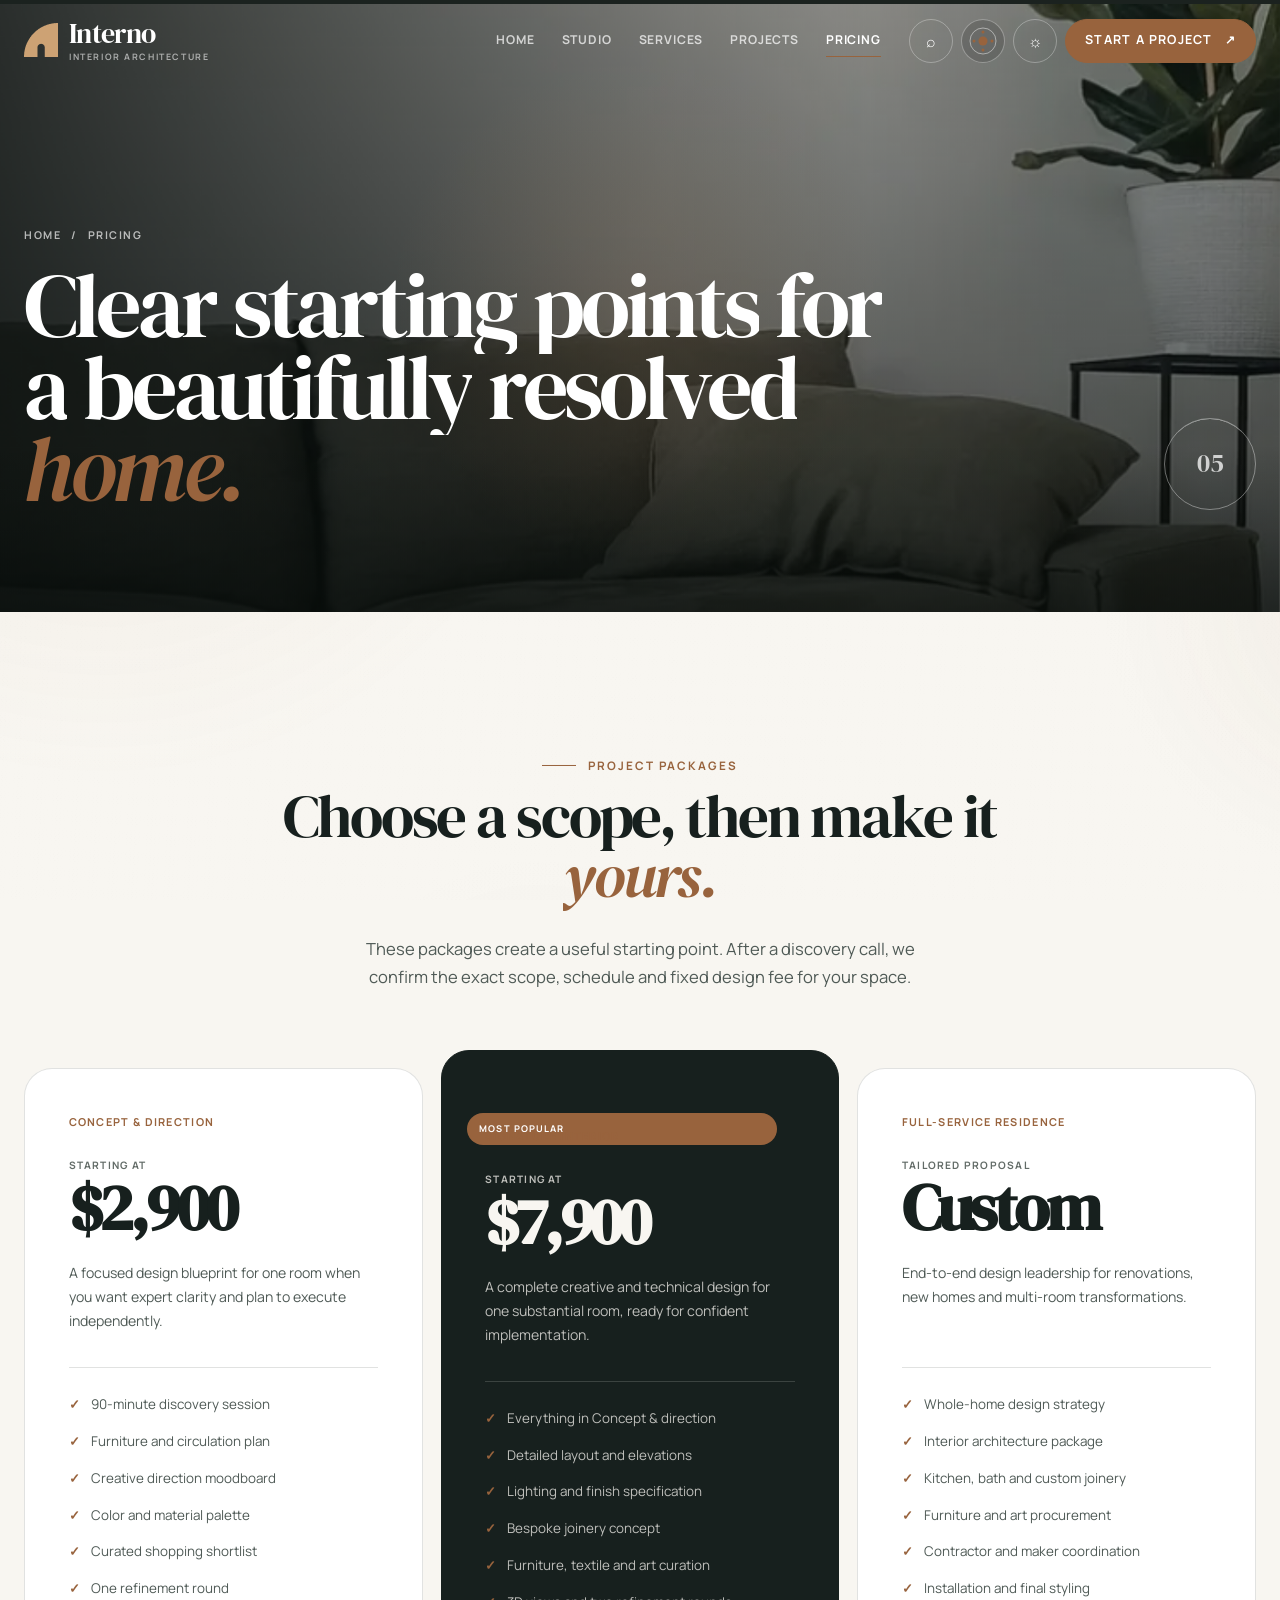
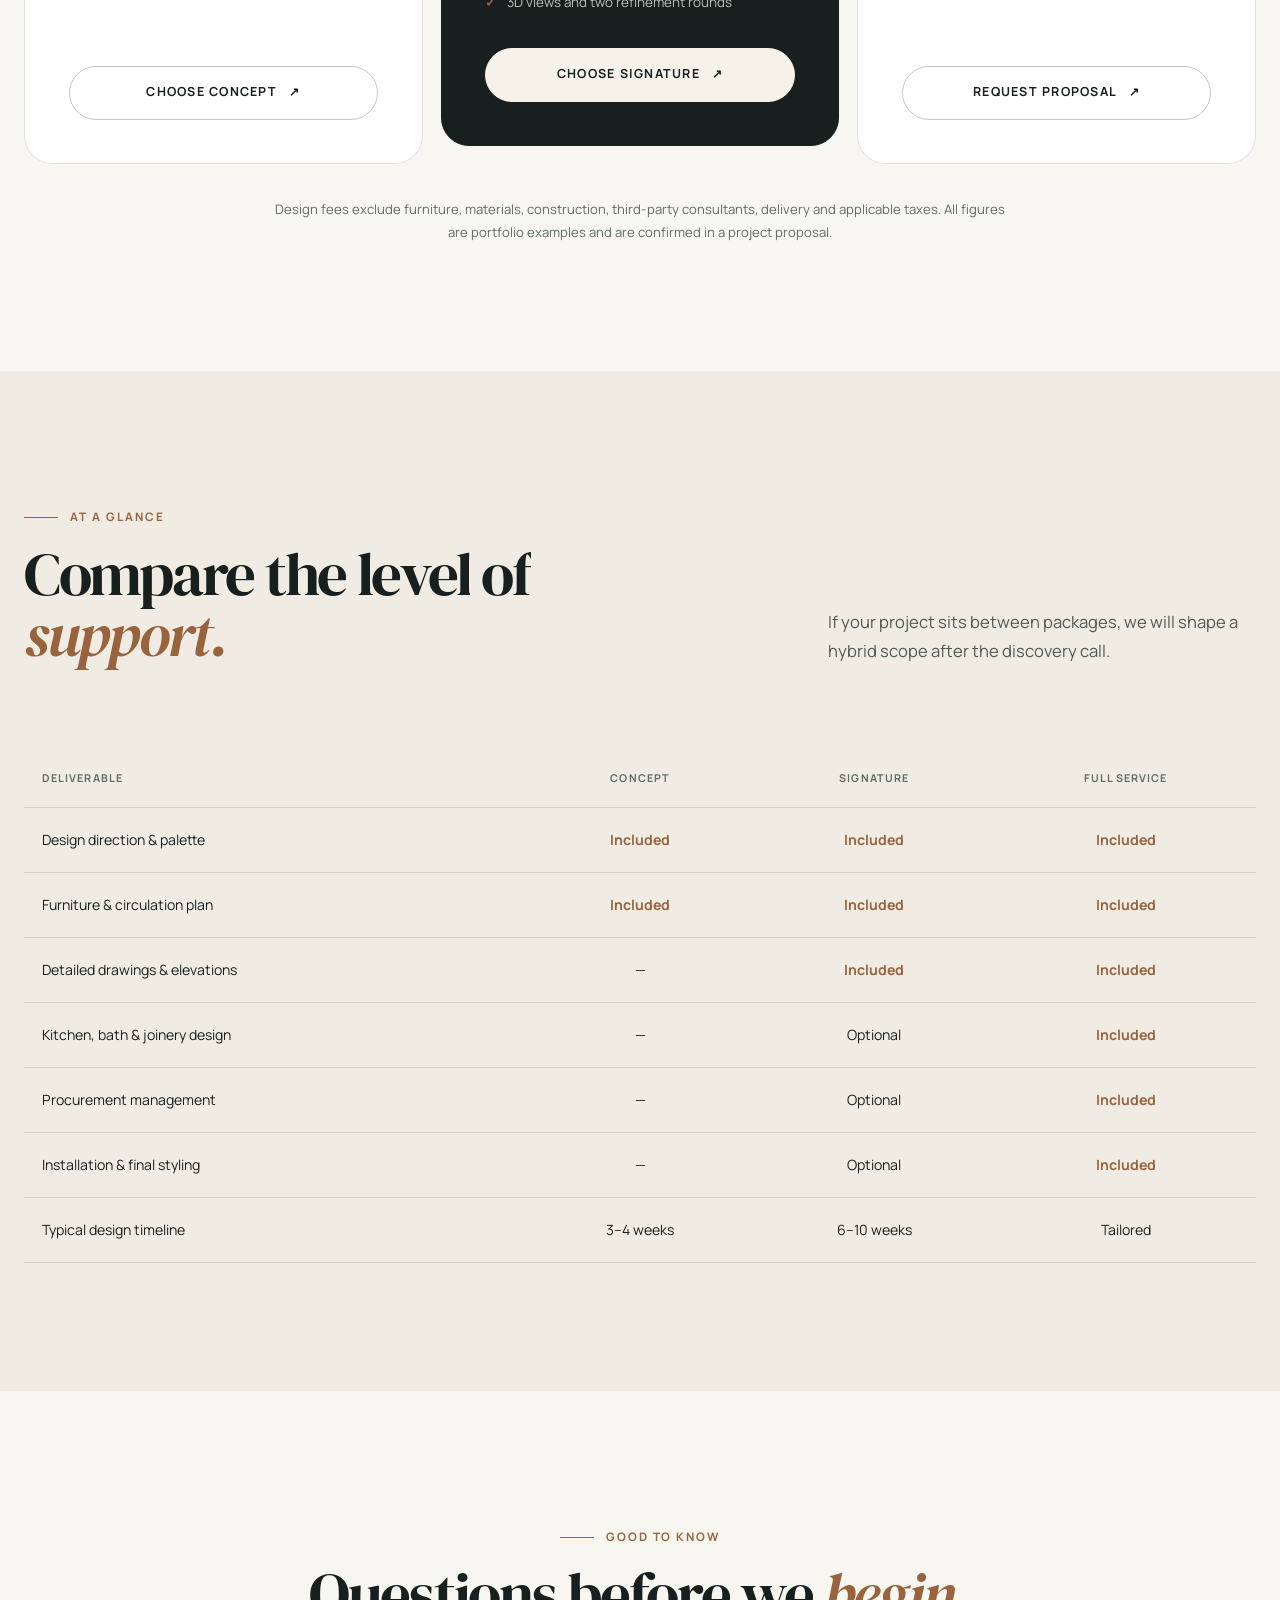
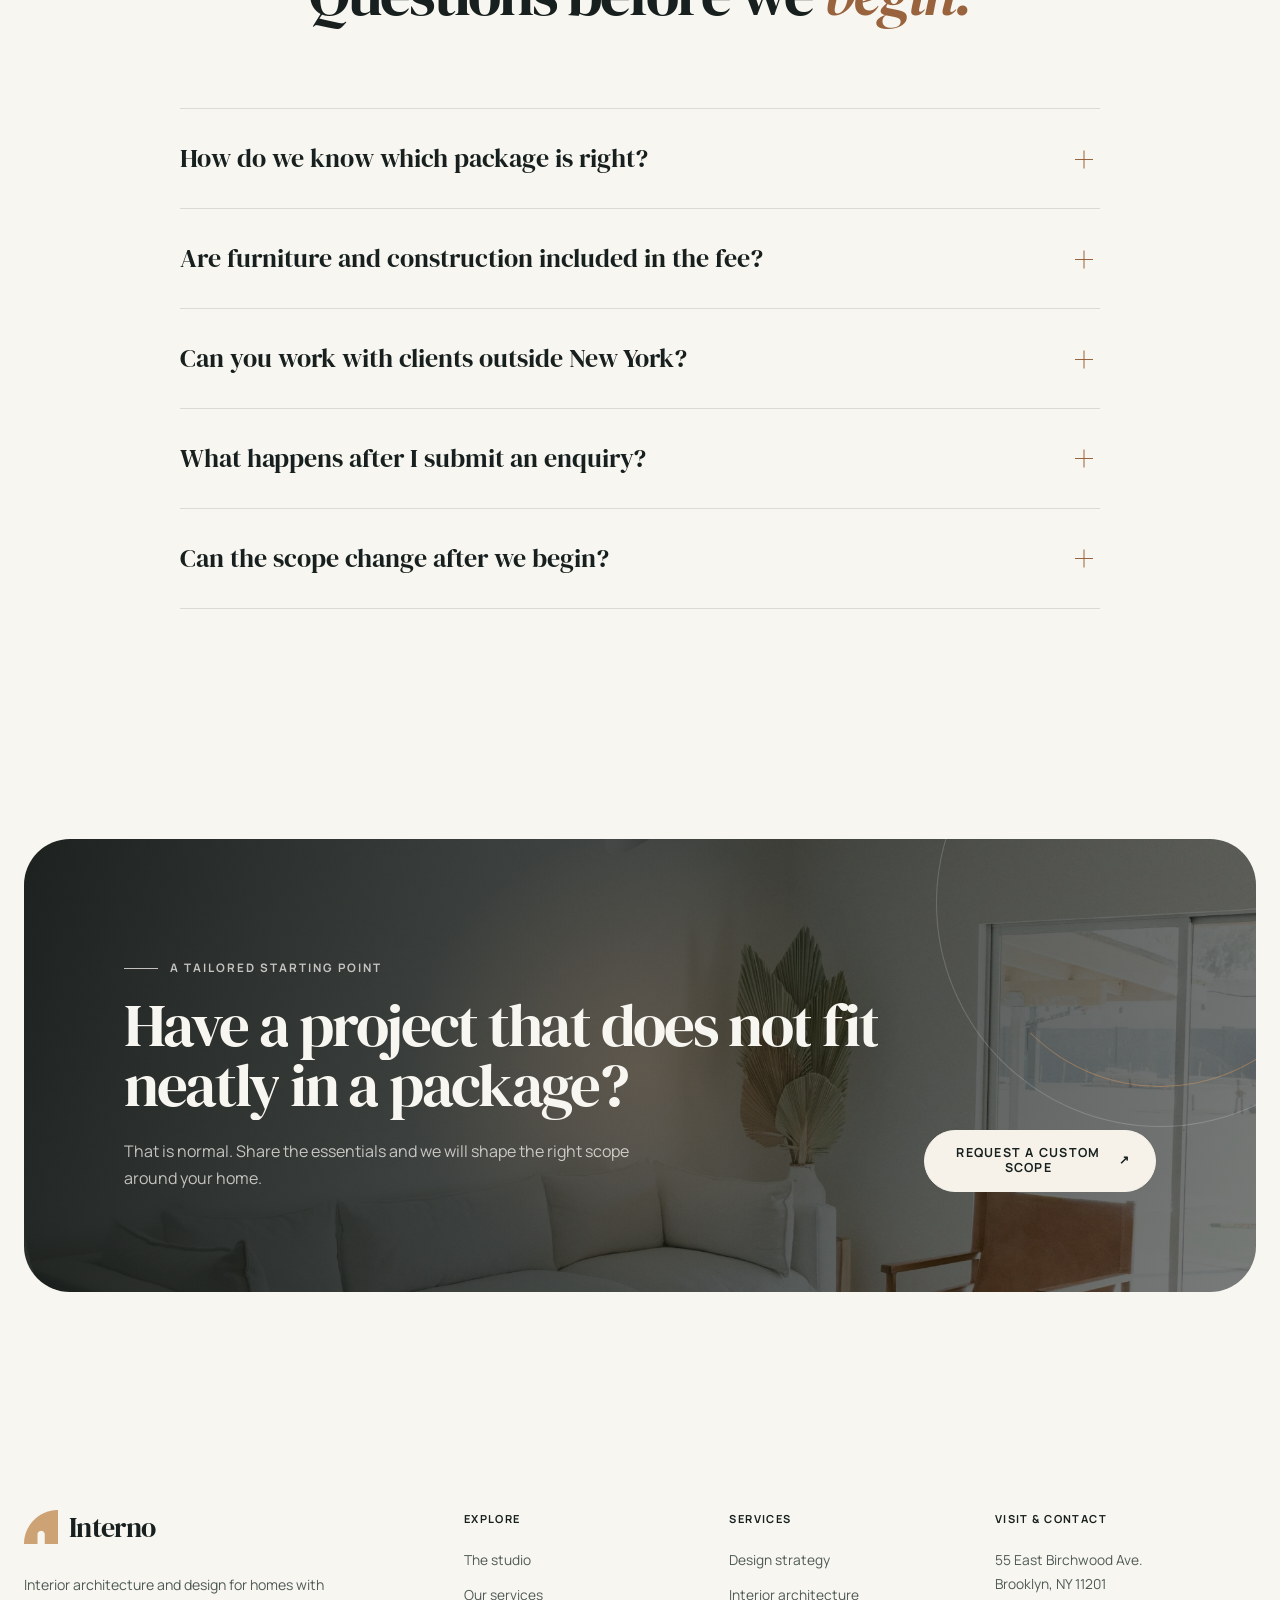
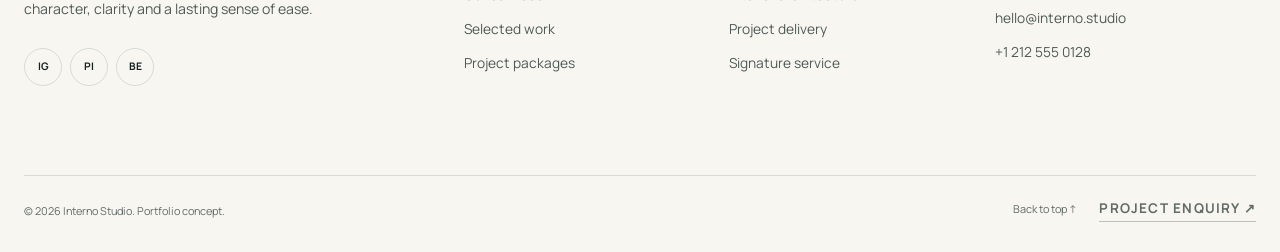
<file: pricing.html>
<!doctype html>
<html lang="en">
<head>
    <meta charset="utf-8">
    <meta name="viewport" content="width=device-width, initial-scale=1">
    <meta name="description" content="Compare Interno's interior design packages, project scopes and starting investments for concept direction, signature rooms and full-service residences.">
    <meta name="theme-color" content="#f8f6f1">
    <meta property="og:type" content="website">
    <meta property="og:title" content="Project Packages & Pricing — Interno">
    <meta property="og:description" content="Clear starting points for a considered interior design project.">
    <meta property="og:image" content="img/og-interno.png">
    <meta name="twitter:card" content="summary_large_image">
    <title>Project Packages & Pricing — Interno</title>
    <link rel="icon" type="image/png" href="img/Logo.png">
    <link rel="stylesheet" href="css/style.css">
    <script>
        const root = document.documentElement;
        root.classList.add("js");
        let motionEnabled = true;

        try {
            if (localStorage.getItem("interno-theme") === "dark") {
                root.dataset.theme = "dark";
            }
            motionEnabled = localStorage.getItem("interno-motion") !== "off";
        } catch {}

        try {
            if (window.matchMedia("(prefers-reduced-motion: reduce)").matches) {
                motionEnabled = false;
            }
        } catch {}

        root.dataset.motion = motionEnabled ? "on" : "off";
    </script>
    <script src="js/script.js?v=20260730-3" defer></script>
</head>
<body class="has-dark-hero" id="top">
    <a class="skip-link" href="#content">Skip to content</a>

    <header class="site-header">
        <div class="site-header__inner">
            <a class="brand" href="index.html" aria-label="Interno home">
                <span class="brand__mark"><img src="img/Logo.png" width="34" height="34" alt=""></span>
                <span>
                    <span class="brand__name">Interno</span>
                    <span class="brand__descriptor">Interior architecture</span>
                </span>
            </a>
            <nav class="site-nav" aria-label="Primary navigation">
                <a href="index.html">Home</a>
                <a href="about.html">Studio</a>
                <a href="services.html">Services</a>
                <a href="index.html#projects">Projects</a>
                <a href="pricing.html" aria-current="page">Pricing</a>
            </nav>
            <div class="header-actions">
                <button class="icon-button" type="button" data-open-search aria-label="Search site" title="Search (/)">⌕</button>
                <button class="icon-button" type="button" data-theme-toggle aria-label="Switch to dark theme">
                    <span class="theme-toggle__sun" aria-hidden="true">☼</span>
                    <span class="theme-toggle__moon" aria-hidden="true">☾</span>
                </button>
                <button class="button button--accent" type="button" data-open-contact>
                    <span>Start a project</span><span class="arrow" aria-hidden="true">↗</span>
                </button>
                <button class="icon-button menu-toggle" type="button" data-menu-toggle aria-expanded="false" aria-controls="mobile-menu" aria-label="Open menu">
                    <span class="menu-toggle__lines" aria-hidden="true"></span>
                </button>
            </div>
        </div>
    </header>

    <aside class="mobile-menu" id="mobile-menu" aria-label="Mobile navigation">
        <div class="mobile-menu__inner">
            <nav class="mobile-menu__nav">
                <ul>
                    <li><a href="index.html">Home</a></li>
                    <li><a href="about.html">Studio</a></li>
                    <li><a href="services.html">Services</a></li>
                    <li><a href="index.html#projects">Projects</a></li>
                    <li><a href="pricing.html" aria-current="page">Pricing</a></li>
                </ul>
            </nav>
            <div class="mobile-menu__footer">
                <a href="mailto:hello@interno.studio">hello@interno.studio</a>
                <button class="text-link" type="button" data-open-contact>Start a project <span class="arrow" aria-hidden="true">↗</span></button>
            </div>
        </div>
    </aside>

    <main id="content">
        <section class="page-hero page-hero--pricing" aria-labelledby="page-title">
            <div class="page-hero__media" aria-hidden="true"></div>
            <div class="shell page-hero__content">
                <div>
                    <nav class="page-hero__crumb" aria-label="Breadcrumb">
                        <a href="index.html">Home</a><span aria-hidden="true">/</span><span>Pricing</span>
                    </nav>
                    <h1 class="display" id="page-title">Clear starting points for a beautifully resolved <em>home.</em></h1>
                </div>
                <span class="page-hero__index" aria-hidden="true">05</span>
            </div>
        </section>

        <section class="section" aria-labelledby="packages-title">
            <div class="shell">
                <div class="section-head section-head--center">
                    <p class="eyebrow" data-reveal>Project packages</p>
                    <h2 class="heading" id="packages-title" data-reveal data-delay="70">Choose a scope, then make it <em>yours.</em></h2>
                    <p class="section-copy" data-reveal data-delay="140">
                        These packages create a useful starting point. After a discovery call, we confirm the exact scope, schedule and fixed design fee for your space.
                    </p>
                </div>

                <div class="package-grid">
                    <article class="package-card" data-reveal>
                        <p class="package-card__eyebrow">Concept & direction</p>
                        <h3 class="package-card__price"><small>Starting at</small>$2,900</h3>
                        <p class="package-card__description">A focused design blueprint for one room when you want expert clarity and plan to execute independently.</p>
                        <ul class="package-card__list">
                            <li>90-minute discovery session</li>
                            <li>Furniture and circulation plan</li>
                            <li>Creative direction moodboard</li>
                            <li>Color and material palette</li>
                            <li>Curated shopping shortlist</li>
                            <li>One refinement round</li>
                        </ul>
                        <button class="button button--ghost" type="button" data-open-contact data-package="Concept & direction">
                            <span>Choose concept</span><span class="arrow" aria-hidden="true">↗</span>
                        </button>
                    </article>

                    <article class="package-card package-card--featured" data-reveal data-delay="90">
                        <span class="package-card__badge">Most popular</span>
                        <p class="package-card__eyebrow">Signature interior</p>
                        <h3 class="package-card__price"><small>Starting at</small>$7,900</h3>
                        <p class="package-card__description">A complete creative and technical design for one substantial room, ready for confident implementation.</p>
                        <ul class="package-card__list">
                            <li>Everything in Concept & direction</li>
                            <li>Detailed layout and elevations</li>
                            <li>Lighting and finish specification</li>
                            <li>Bespoke joinery concept</li>
                            <li>Furniture, textile and art curation</li>
                            <li>3D views and two refinement rounds</li>
                        </ul>
                        <button class="button button--light" type="button" data-open-contact data-package="Signature interior">
                            <span>Choose signature</span><span class="arrow" aria-hidden="true">↗</span>
                        </button>
                    </article>

                    <article class="package-card" data-reveal data-delay="180">
                        <p class="package-card__eyebrow">Full-service residence</p>
                        <h3 class="package-card__price"><small>Tailored proposal</small>Custom</h3>
                        <p class="package-card__description">End-to-end design leadership for renovations, new homes and multi-room transformations.</p>
                        <ul class="package-card__list">
                            <li>Whole-home design strategy</li>
                            <li>Interior architecture package</li>
                            <li>Kitchen, bath and custom joinery</li>
                            <li>Furniture and art procurement</li>
                            <li>Contractor and maker coordination</li>
                            <li>Installation and final styling</li>
                        </ul>
                        <button class="button button--ghost" type="button" data-open-contact data-package="Full-service residence">
                            <span>Request proposal</span><span class="arrow" aria-hidden="true">↗</span>
                        </button>
                    </article>
                </div>

                <p class="micro-copy" style="max-width: 740px; margin: 34px auto 0; text-align: center;">
                    Design fees exclude furniture, materials, construction, third-party consultants, delivery and applicable taxes. All figures are portfolio examples and are confirmed in a project proposal.
                </p>
            </div>
        </section>

        <section class="section section--surface" aria-labelledby="compare-title">
            <div class="shell">
                <div class="section-head">
                    <div>
                        <p class="eyebrow" data-reveal>At a glance</p>
                        <h2 class="heading" id="compare-title" data-reveal data-delay="70">Compare the level of <em>support.</em></h2>
                    </div>
                    <p class="section-copy" data-reveal data-delay="140">
                        If your project sits between packages, we will shape a hybrid scope after the discovery call.
                    </p>
                </div>

                <div class="comparison-wrap" data-reveal>
                    <table class="comparison">
                        <thead>
                            <tr>
                                <th scope="col">Deliverable</th>
                                <th scope="col">Concept</th>
                                <th scope="col">Signature</th>
                                <th scope="col">Full service</th>
                            </tr>
                        </thead>
                        <tbody>
                            <tr>
                                <td>Design direction & palette</td>
                                <td class="yes">Included</td>
                                <td class="yes">Included</td>
                                <td class="yes">Included</td>
                            </tr>
                            <tr>
                                <td>Furniture & circulation plan</td>
                                <td class="yes">Included</td>
                                <td class="yes">Included</td>
                                <td class="yes">Included</td>
                            </tr>
                            <tr>
                                <td>Detailed drawings & elevations</td>
                                <td>—</td>
                                <td class="yes">Included</td>
                                <td class="yes">Included</td>
                            </tr>
                            <tr>
                                <td>Kitchen, bath & joinery design</td>
                                <td>—</td>
                                <td>Optional</td>
                                <td class="yes">Included</td>
                            </tr>
                            <tr>
                                <td>Procurement management</td>
                                <td>—</td>
                                <td>Optional</td>
                                <td class="yes">Included</td>
                            </tr>
                            <tr>
                                <td>Installation & final styling</td>
                                <td>—</td>
                                <td>Optional</td>
                                <td class="yes">Included</td>
                            </tr>
                            <tr>
                                <td>Typical design timeline</td>
                                <td>3–4 weeks</td>
                                <td>6–10 weeks</td>
                                <td>Tailored</td>
                            </tr>
                        </tbody>
                    </table>
                </div>
            </div>
        </section>

        <section class="section" aria-labelledby="faq-title">
            <div class="shell">
                <div class="section-head section-head--center">
                    <p class="eyebrow" data-reveal>Good to know</p>
                    <h2 class="heading" id="faq-title" data-reveal data-delay="70">Questions before we <em>begin.</em></h2>
                </div>

                <div class="faq-list" data-reveal>
                    <details class="faq-item">
                        <summary>How do we know which package is right?</summary>
                        <p>Tell us the number of rooms, whether construction is involved and how much implementation support you want. We will recommend the smallest scope that can achieve the result well.</p>
                    </details>
                    <details class="faq-item">
                        <summary>Are furniture and construction included in the fee?</summary>
                        <p>No. Package prices cover Interno's design services. Furniture, materials, trades, specialist consultants, freight and taxes are budgeted separately and approved by you before purchase.</p>
                    </details>
                    <details class="faq-item">
                        <summary>Can you work with clients outside New York?</summary>
                        <p>Yes. Concept and signature projects can be delivered remotely. Full-service residences are considered by location, scope and the availability of a trusted local contractor.</p>
                    </details>
                    <details class="faq-item">
                        <summary>What happens after I submit an enquiry?</summary>
                        <p>We review the project details and reply with availability within two business days. If the fit looks promising, we schedule a short discovery call before preparing a formal proposal.</p>
                    </details>
                    <details class="faq-item">
                        <summary>Can the scope change after we begin?</summary>
                        <p>Yes, with a written scope adjustment. We explain the effect on design fees and timing before any additional work starts, so there are no surprise invoices.</p>
                    </details>
                </div>
            </div>
        </section>

        <section class="section section--compact">
            <div class="shell">
                <div class="cta" data-reveal="scale">
                    <div class="cta__inner">
                        <div class="cta__copy">
                            <p class="eyebrow eyebrow--light">A tailored starting point</p>
                            <h2 class="heading">Have a project that does not fit neatly in a package?</h2>
                            <p>That is normal. Share the essentials and we will shape the right scope around your home.</p>
                        </div>
                        <button class="button button--light" type="button" data-open-contact>
                            <span>Request a custom scope</span><span class="arrow" aria-hidden="true">↗</span>
                        </button>
                    </div>
                </div>
            </div>
        </section>
    </main>

    <footer class="site-footer" id="contact">
        <div class="shell site-footer__main">
            <div class="site-footer__brand">
                <a class="brand" href="index.html" aria-label="Interno home">
                    <span class="brand__mark"><img src="img/Logo.png" width="34" height="34" alt=""></span>
                    <span class="brand__name">Interno</span>
                </a>
                <p>Interior architecture and design for homes with character, clarity and a lasting sense of ease.</p>
                <div class="social-links" aria-label="Social media">
                    <a href="https://www.instagram.com/" target="_blank" rel="noreferrer" aria-label="Instagram">IG</a>
                    <a href="https://www.pinterest.com/" target="_blank" rel="noreferrer" aria-label="Pinterest">PI</a>
                    <a href="https://www.behance.net/" target="_blank" rel="noreferrer" aria-label="Behance">BE</a>
                </div>
            </div>
            <div class="site-footer__column">
                <h2>Explore</h2>
                <nav>
                    <a href="about.html">The studio</a>
                    <a href="services.html">Our services</a>
                    <a href="index.html#projects">Selected work</a>
                    <a href="pricing.html">Project packages</a>
                </nav>
            </div>
            <div class="site-footer__column">
                <h2>Services</h2>
                <nav>
                    <a href="services.html#strategy">Design strategy</a>
                    <a href="services.html#design">Interior architecture</a>
                    <a href="services.html#delivery">Project delivery</a>
                    <a href="services-single.html">Signature service</a>
                </nav>
            </div>
            <div class="site-footer__column">
                <h2>Visit & contact</h2>
                <address>
                    <span>55 East Birchwood Ave.<br>Brooklyn, NY 11201</span>
                    <a href="mailto:hello@interno.studio">hello@interno.studio</a>
                    <a href="tel:+12125550128">+1 212 555 0128</a>
                </address>
            </div>
        </div>
        <div class="shell site-footer__bottom">
            <p>© <span data-current-year>2026</span> Interno Studio. Portfolio concept.</p>
            <nav aria-label="Footer links">
                <a href="#top">Back to top ↑</a>
                <button class="text-link" type="button" data-open-contact>Project enquiry ↗</button>
            </nav>
        </div>
    </footer>
</body>
</html>
</file>
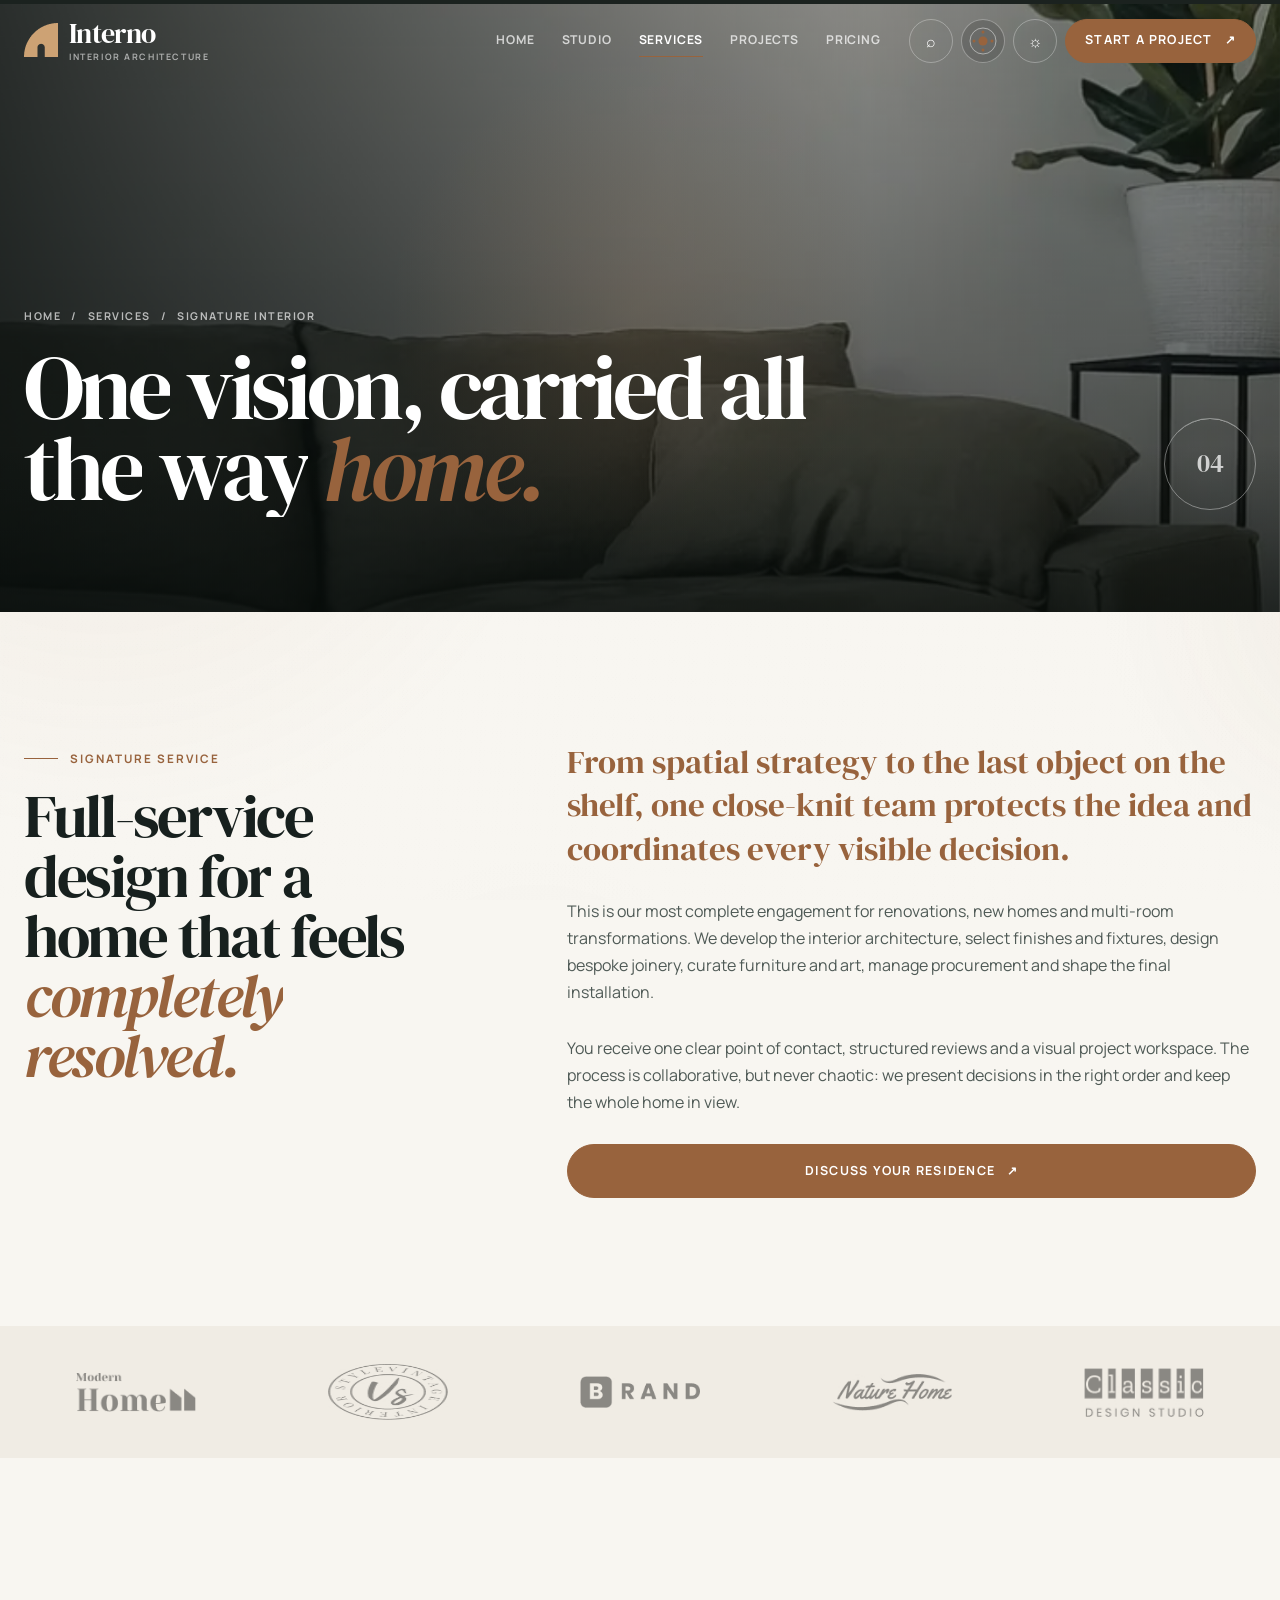
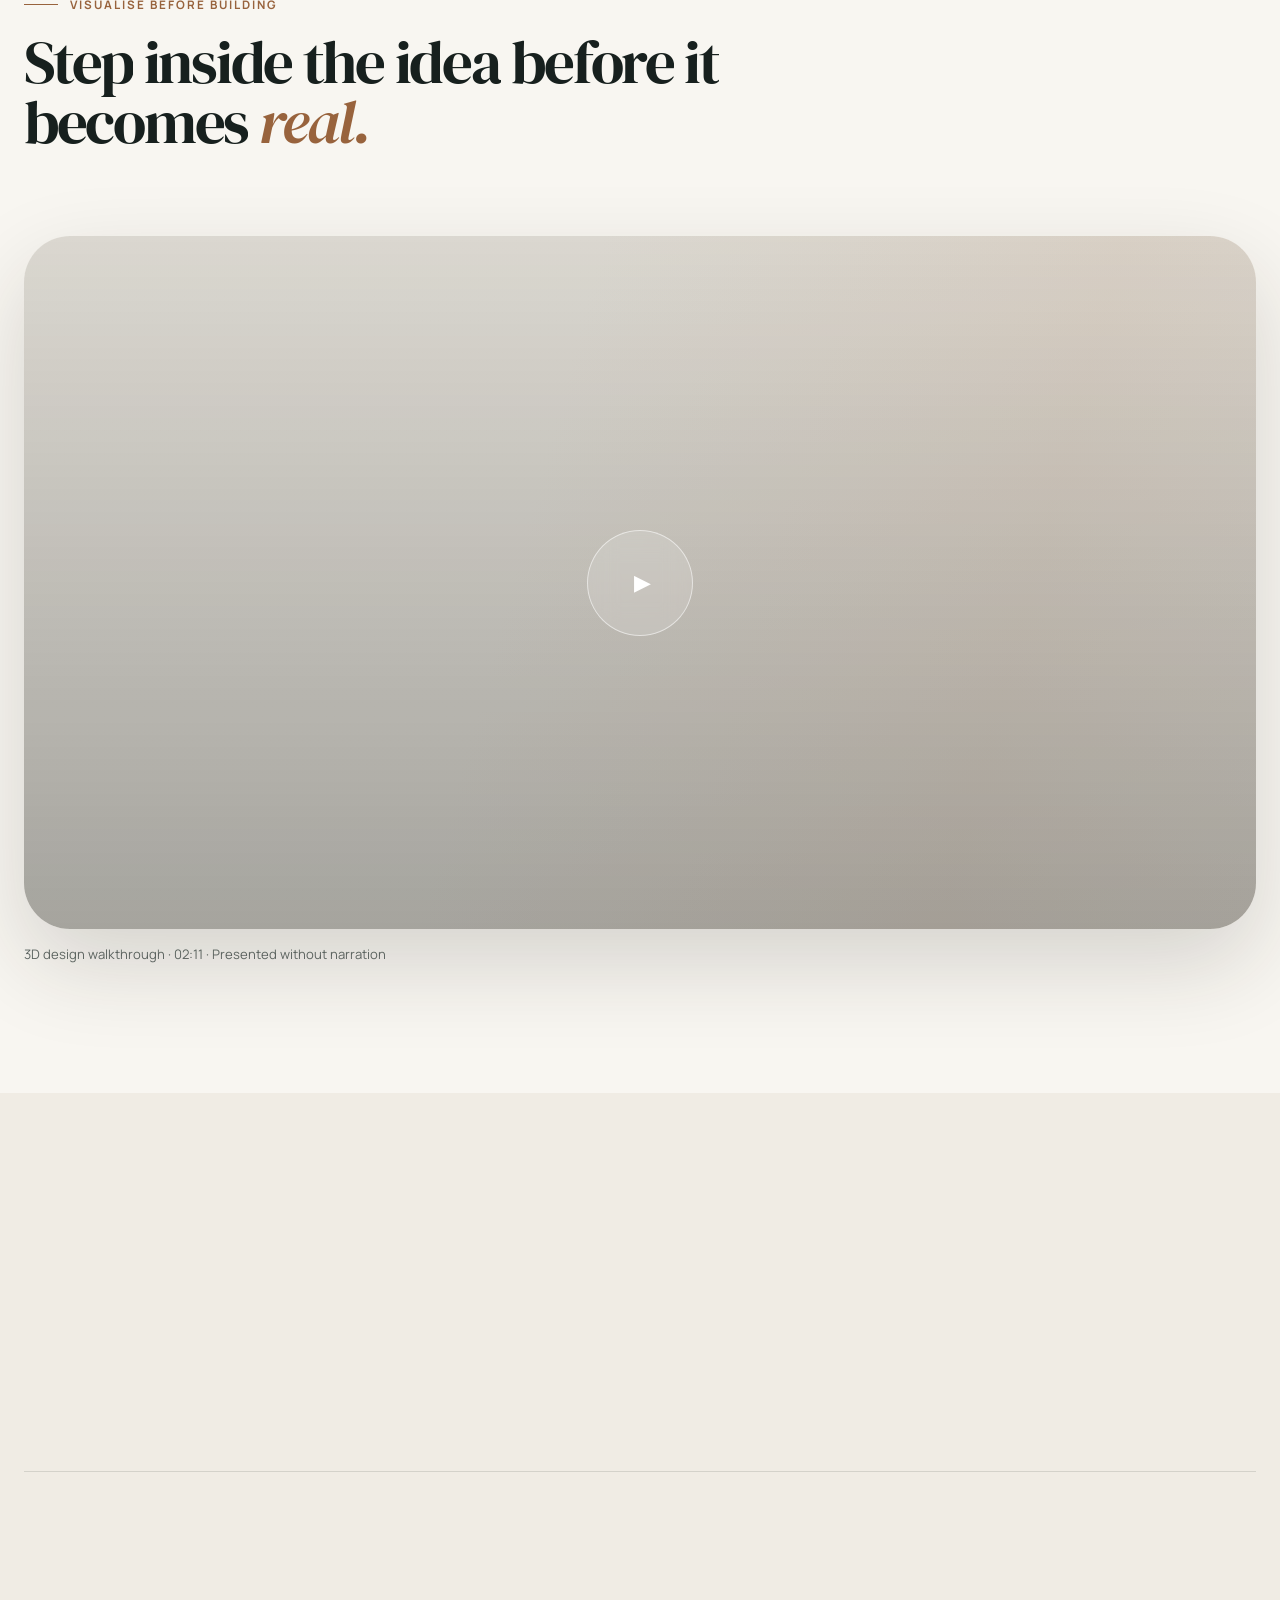
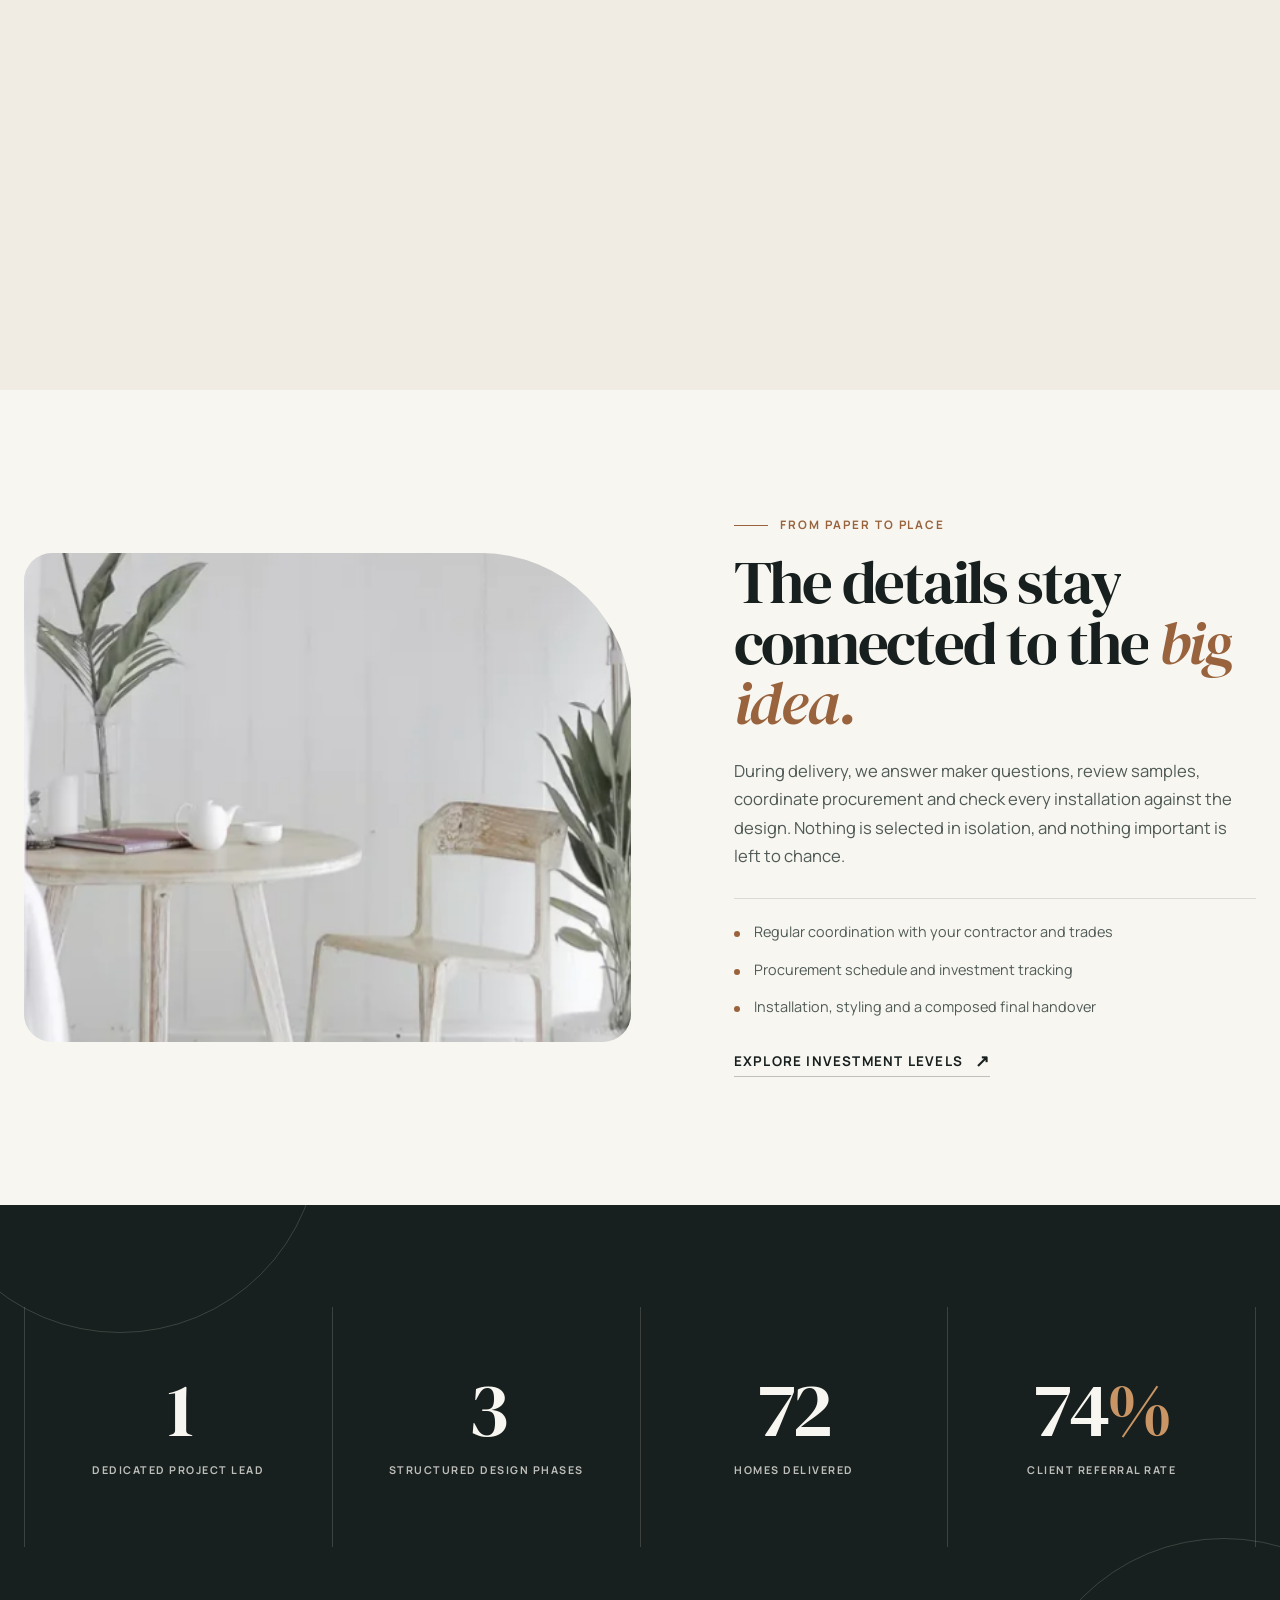
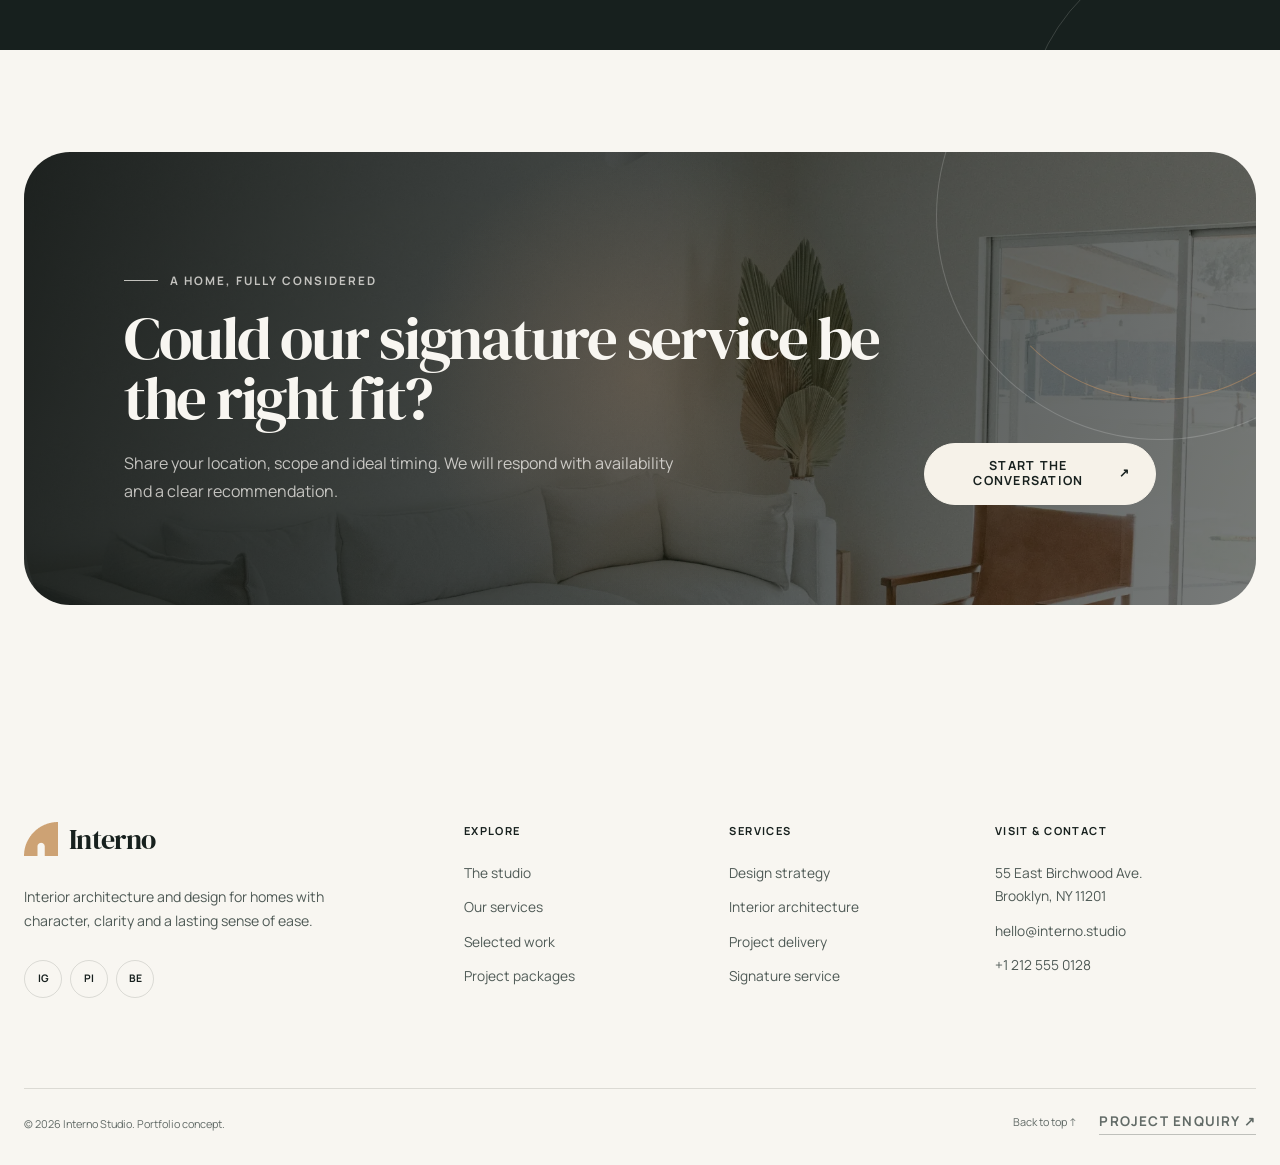
<file: services-single.html>
<!doctype html>
<html lang="en">
<head>
    <meta charset="utf-8">
    <meta name="viewport" content="width=device-width, initial-scale=1">
    <meta name="description" content="Discover Interno's signature full-service interior design engagement, including strategy, interior architecture, visualisation, procurement and installation.">
    <meta name="theme-color" content="#f8f6f1">
    <meta property="og:type" content="website">
    <meta property="og:title" content="Signature Interior Service — Interno">
    <meta property="og:description" content="One studio, one clear process and every detail carried from concept to completion.">
    <meta property="og:image" content="img/og-interno.png">
    <meta name="twitter:card" content="summary_large_image">
    <title>Signature Interior Service — Interno</title>
    <link rel="icon" type="image/png" href="img/Logo.png">
    <link rel="stylesheet" href="css/style.css">
    <script>
        const root = document.documentElement;
        root.classList.add("js");
        let motionEnabled = true;

        try {
            if (localStorage.getItem("interno-theme") === "dark") {
                root.dataset.theme = "dark";
            }
            motionEnabled = localStorage.getItem("interno-motion") !== "off";
        } catch {}

        try {
            if (window.matchMedia("(prefers-reduced-motion: reduce)").matches) {
                motionEnabled = false;
            }
        } catch {}

        root.dataset.motion = motionEnabled ? "on" : "off";
    </script>
    <script src="js/script.js?v=20260730-3" defer></script>
</head>
<body class="has-dark-hero" id="top">
    <a class="skip-link" href="#content">Skip to content</a>

    <header class="site-header">
        <div class="site-header__inner">
            <a class="brand" href="index.html" aria-label="Interno home">
                <span class="brand__mark"><img src="img/Logo.png" width="34" height="34" alt=""></span>
                <span>
                    <span class="brand__name">Interno</span>
                    <span class="brand__descriptor">Interior architecture</span>
                </span>
            </a>
            <nav class="site-nav" aria-label="Primary navigation">
                <a href="index.html">Home</a>
                <a href="about.html">Studio</a>
                <a href="services.html" aria-current="page">Services</a>
                <a href="index.html#projects">Projects</a>
                <a href="pricing.html">Pricing</a>
            </nav>
            <div class="header-actions">
                <button class="icon-button" type="button" data-open-search aria-label="Search site" title="Search (/)">⌕</button>
                <button class="icon-button" type="button" data-theme-toggle aria-label="Switch to dark theme">
                    <span class="theme-toggle__sun" aria-hidden="true">☼</span>
                    <span class="theme-toggle__moon" aria-hidden="true">☾</span>
                </button>
                <button class="button button--accent" type="button" data-open-contact>
                    <span>Start a project</span><span class="arrow" aria-hidden="true">↗</span>
                </button>
                <button class="icon-button menu-toggle" type="button" data-menu-toggle aria-expanded="false" aria-controls="mobile-menu" aria-label="Open menu">
                    <span class="menu-toggle__lines" aria-hidden="true"></span>
                </button>
            </div>
        </div>
    </header>

    <aside class="mobile-menu" id="mobile-menu" aria-label="Mobile navigation">
        <div class="mobile-menu__inner">
            <nav class="mobile-menu__nav">
                <ul>
                    <li><a href="index.html">Home</a></li>
                    <li><a href="about.html">Studio</a></li>
                    <li><a href="services.html" aria-current="page">Services</a></li>
                    <li><a href="index.html#projects">Projects</a></li>
                    <li><a href="pricing.html">Pricing</a></li>
                </ul>
            </nav>
            <div class="mobile-menu__footer">
                <a href="mailto:hello@interno.studio">hello@interno.studio</a>
                <button class="text-link" type="button" data-open-contact>Start a project <span class="arrow" aria-hidden="true">↗</span></button>
            </div>
        </div>
    </aside>

    <main id="content">
        <section class="page-hero page-hero--single" aria-labelledby="page-title">
            <div class="page-hero__media" aria-hidden="true"></div>
            <div class="shell page-hero__content">
                <div>
                    <nav class="page-hero__crumb" aria-label="Breadcrumb">
                        <a href="index.html">Home</a><span aria-hidden="true">/</span>
                        <a href="services.html">Services</a><span aria-hidden="true">/</span>
                        <span>Signature interior</span>
                    </nav>
                    <h1 class="display" id="page-title">One vision, carried all the way <em>home.</em></h1>
                </div>
                <span class="page-hero__index" aria-hidden="true">04</span>
            </div>
        </section>

        <section class="section" aria-labelledby="service-title">
            <div class="shell service-intro">
                <div class="service-intro__lead">
                    <p class="eyebrow" data-reveal>Signature service</p>
                    <h2 class="heading" id="service-title" data-reveal data-delay="70">Full-service design for a home that feels <em>completely resolved.</em></h2>
                </div>
                <div class="service-intro__copy">
                    <p data-reveal>
                        From spatial strategy to the last object on the shelf, one close-knit team protects the idea and coordinates every visible decision.
                    </p>
                    <p data-reveal data-delay="90">
                        This is our most complete engagement for renovations, new homes and multi-room transformations. We develop the interior architecture, select finishes and fixtures, design bespoke joinery, curate furniture and art, manage procurement and shape the final installation.
                    </p>
                    <p data-reveal data-delay="180">
                        You receive one clear point of contact, structured reviews and a visual project workspace. The process is collaborative, but never chaotic: we present decisions in the right order and keep the whole home in view.
                    </p>
                    <button class="button button--accent" type="button" data-open-contact data-package="Full-service residence" data-reveal data-delay="240">
                        <span>Discuss your residence</span><span class="arrow" aria-hidden="true">↗</span>
                    </button>
                </div>
            </div>
        </section>

        <div class="section--surface">
            <div class="shell client-strip" aria-label="Selected collaborators">
                <img src="img/01.png" width="132" height="44" alt="Modern Home partner mark" loading="lazy">
                <img src="img/02.jpg" width="103" height="103" alt="Nature Home partner mark" loading="lazy">
                <img src="img/03.jpg" width="164" height="44" alt="Brand Studio partner mark" loading="lazy">
                <img src="img/04.jpg" width="146" height="45" alt="Architecture partner mark" loading="lazy">
                <img src="img/05.jpg" width="118" height="48" alt="Classic Design partner mark" loading="lazy">
            </div>
        </div>

        <section class="section" id="walkthrough" aria-labelledby="walkthrough-title">
            <div class="shell">
                <div class="section-head">
                    <div>
                        <p class="eyebrow" data-reveal>Visualise before building</p>
                        <h2 class="heading" id="walkthrough-title" data-reveal data-delay="70">Step inside the idea before it becomes <em>real.</em></h2>
                    </div>
                    <p class="section-copy" data-reveal data-delay="140">
                        Our 3D walkthroughs make proportion, light and material relationships tangible early enough to refine them with confidence.
                    </p>
                </div>

                <figure class="video-shell" data-reveal="scale">
                    <video id="project-video" preload="none" muted playsinline poster="img/walkthrough-poster.webp" aria-label="Silent 3D walkthrough of a contemporary Interno interior">
                        <source src="video/interno-walkthrough.mp4" type="video/mp4">
                        Your browser does not support HTML video.
                    </video>
                    <button class="video-shell__overlay" type="button" aria-label="Play the 3D interior walkthrough">
                        <span class="video-shell__play" aria-hidden="true">▶</span>
                    </button>
                </figure>
                <p class="micro-copy" style="margin-top: 14px;">3D design walkthrough · 02:11 · Presented without narration</p>
            </div>
        </section>

        <section class="section section--surface" id="scope" aria-labelledby="scope-title">
            <div class="shell">
                <div class="section-head">
                    <div>
                        <p class="eyebrow" data-reveal>Complete scope</p>
                        <h2 class="heading" id="scope-title" data-reveal data-delay="70">Creative depth and technical clarity, <em>together.</em></h2>
                    </div>
                    <p class="section-copy" data-reveal data-delay="140">
                        The exact deliverables respond to the project, but every full-service engagement covers these two essential layers.
                    </p>
                </div>

                <div class="scope-grid">
                    <article class="scope-card" data-reveal>
                        <p class="eyebrow">Interior architecture</p>
                        <h3 class="subheading">The space itself</h3>
                        <ol>
                            <li>Measured review and spatial planning</li>
                            <li>Concept direction and material palette</li>
                            <li>Lighting, electrical and reflected ceiling plans</li>
                            <li>Kitchen, bathroom and bespoke joinery design</li>
                            <li>Finish, fixture and hardware specifications</li>
                        </ol>
                    </article>
                    <article class="scope-card" data-reveal data-delay="90">
                        <p class="eyebrow">Furniture & styling</p>
                        <h3 class="subheading">The life within it</h3>
                        <ol>
                            <li>Furniture layouts and curated selections</li>
                            <li>Custom pieces and vintage sourcing</li>
                            <li>Window treatments, rugs and textiles</li>
                            <li>Art, lighting and decorative object curation</li>
                            <li>Delivery coordination and final installation</li>
                        </ol>
                    </article>
                </div>
            </div>
        </section>

        <section class="section" id="delivery" aria-labelledby="delivery-title">
            <div class="shell split-feature">
                <figure class="split-feature__media" data-image-reveal>
                    <img src="img/material-detail.webp" width="600" height="377" alt="Serene completed living space layered with natural textures" loading="lazy" decoding="async">
                </figure>
                <div class="split-feature__content">
                    <p class="eyebrow" data-reveal>From paper to place</p>
                    <h2 class="heading" id="delivery-title" data-reveal data-delay="70">The details stay connected to the <em>big idea.</em></h2>
                    <p class="section-copy" data-reveal data-delay="140">
                        During delivery, we answer maker questions, review samples, coordinate procurement and check every installation against the design. Nothing is selected in isolation, and nothing important is left to chance.
                    </p>
                    <div class="feature-points" data-reveal data-delay="210">
                        <p class="feature-point">Regular coordination with your contractor and trades</p>
                        <p class="feature-point">Procurement schedule and investment tracking</p>
                        <p class="feature-point">Installation, styling and a composed final handover</p>
                    </div>
                    <a class="text-link" href="pricing.html" style="margin-top: 31px;" data-reveal data-delay="270">
                        Explore investment levels <span class="arrow" aria-hidden="true">↗</span>
                    </a>
                </div>
            </div>
        </section>

        <section class="metrics section--compact" aria-label="Service outcomes">
            <div class="shell metrics__grid">
                <div class="metric"><strong data-counter="1" data-suffix="">0</strong><span>Dedicated project lead</span></div>
                <div class="metric"><strong data-counter="4" data-suffix="">0</strong><span>Structured design phases</span></div>
                <div class="metric"><strong data-counter="95" data-suffix="">0</strong><span>Homes delivered</span></div>
                <div class="metric"><strong data-counter="98" data-suffix="%">0</strong><span>Client referral rate</span></div>
            </div>
        </section>

        <section class="section section--compact">
            <div class="shell">
                <div class="cta" data-reveal="scale">
                    <div class="cta__inner">
                        <div class="cta__copy">
                            <p class="eyebrow eyebrow--light">A home, fully considered</p>
                            <h2 class="heading">Could our signature service be the right fit?</h2>
                            <p>Share your location, scope and ideal timing. We will respond with availability and a clear recommendation.</p>
                        </div>
                        <button class="button button--light" type="button" data-open-contact data-package="Full-service residence">
                            <span>Start the conversation</span><span class="arrow" aria-hidden="true">↗</span>
                        </button>
                    </div>
                </div>
            </div>
        </section>
    </main>

    <footer class="site-footer" id="contact">
        <div class="shell site-footer__main">
            <div class="site-footer__brand">
                <a class="brand" href="index.html" aria-label="Interno home">
                    <span class="brand__mark"><img src="img/Logo.png" width="34" height="34" alt=""></span>
                    <span class="brand__name">Interno</span>
                </a>
                <p>Interior architecture and design for homes with character, clarity and a lasting sense of ease.</p>
                <div class="social-links" aria-label="Social media">
                    <a href="https://www.instagram.com/" target="_blank" rel="noreferrer" aria-label="Instagram">IG</a>
                    <a href="https://www.pinterest.com/" target="_blank" rel="noreferrer" aria-label="Pinterest">PI</a>
                    <a href="https://www.behance.net/" target="_blank" rel="noreferrer" aria-label="Behance">BE</a>
                </div>
            </div>
            <div class="site-footer__column">
                <h2>Explore</h2>
                <nav>
                    <a href="about.html">The studio</a>
                    <a href="services.html">Our services</a>
                    <a href="index.html#projects">Selected work</a>
                    <a href="pricing.html">Project packages</a>
                </nav>
            </div>
            <div class="site-footer__column">
                <h2>Services</h2>
                <nav>
                    <a href="services.html#strategy">Design strategy</a>
                    <a href="services.html#design">Interior architecture</a>
                    <a href="services.html#delivery">Project delivery</a>
                    <a href="services-single.html">Signature service</a>
                </nav>
            </div>
            <div class="site-footer__column">
                <h2>Visit & contact</h2>
                <address>
                    <span>55 East Birchwood Ave.<br>Brooklyn, NY 11201</span>
                    <a href="mailto:hello@interno.studio">hello@interno.studio</a>
                    <a href="tel:+12125550128">+1 212 555 0128</a>
                </address>
            </div>
        </div>
        <div class="shell site-footer__bottom">
            <p>© <span data-current-year>2026</span> Interno Studio. Portfolio concept.</p>
            <nav aria-label="Footer links">
                <a href="#top">Back to top ↑</a>
                <button class="text-link" type="button" data-open-contact>Project enquiry ↗</button>
            </nav>
        </div>
    </footer>
</body>
</html>
</file>
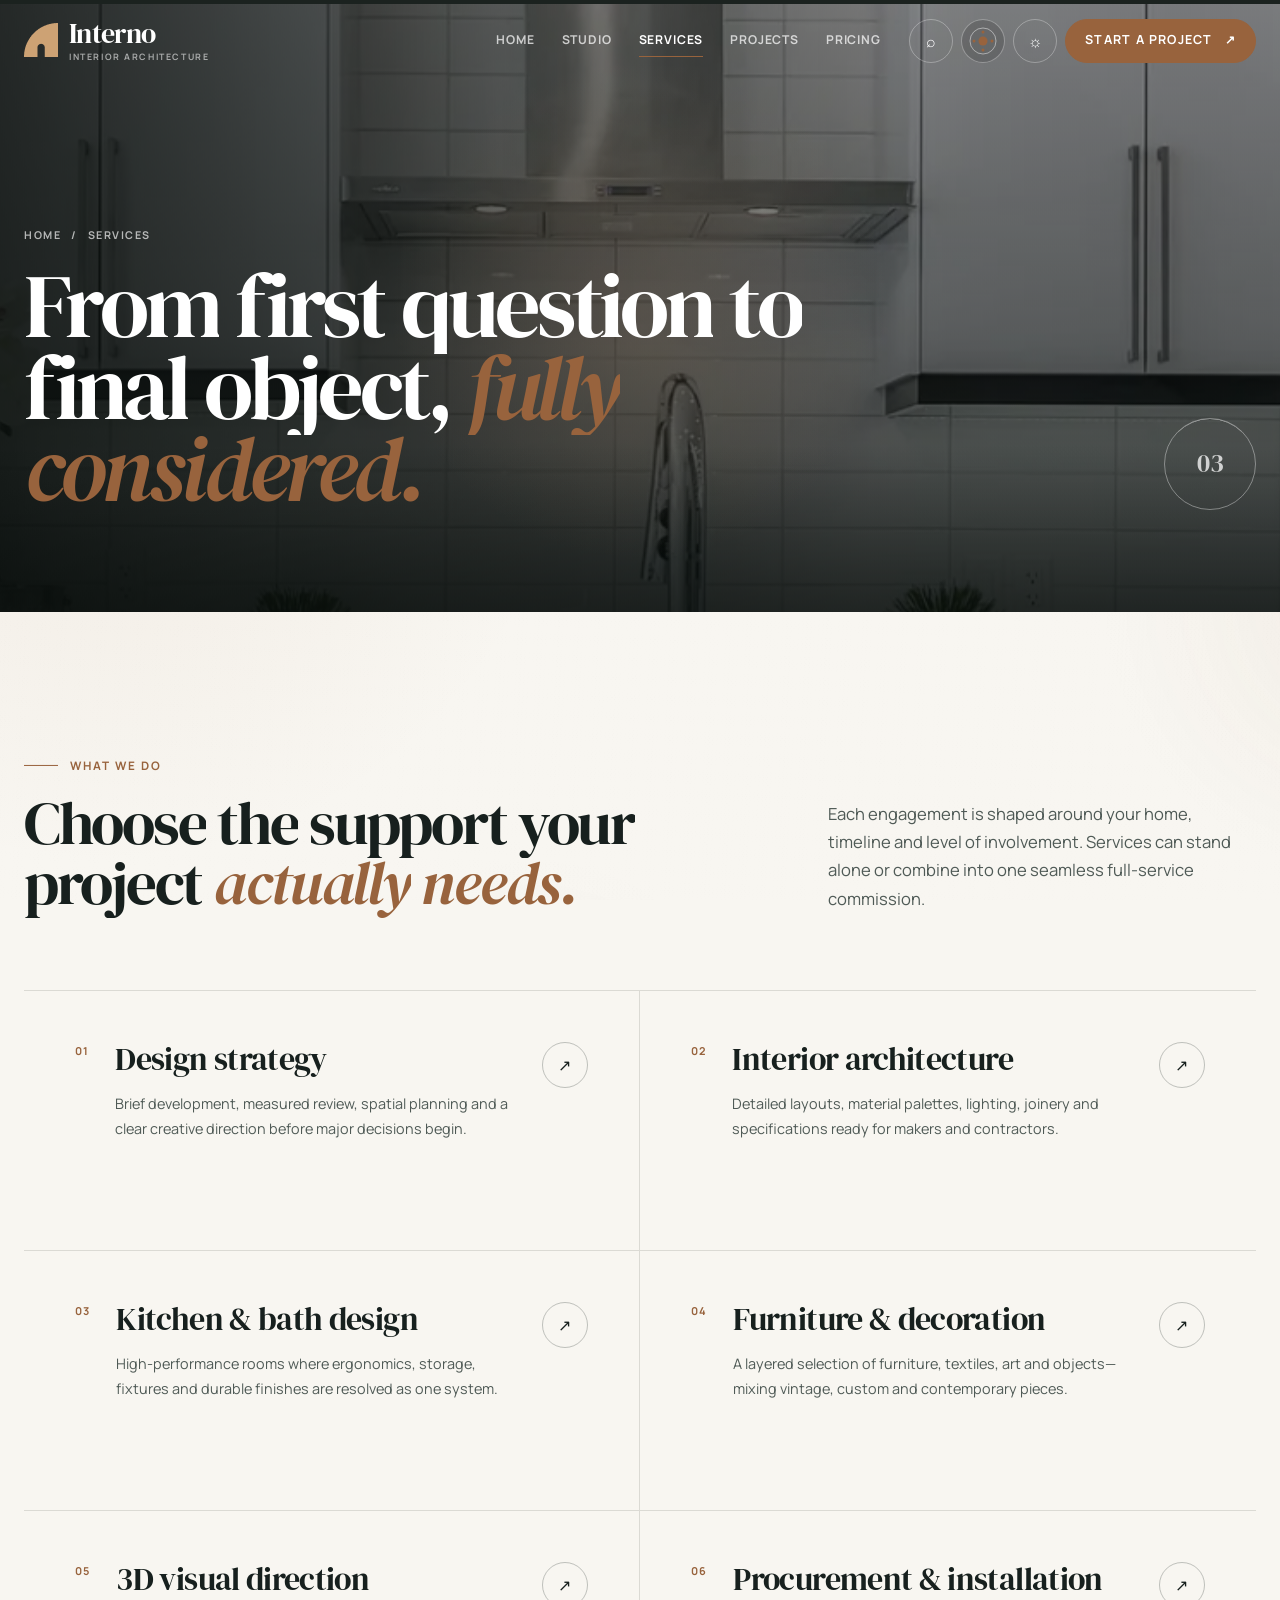
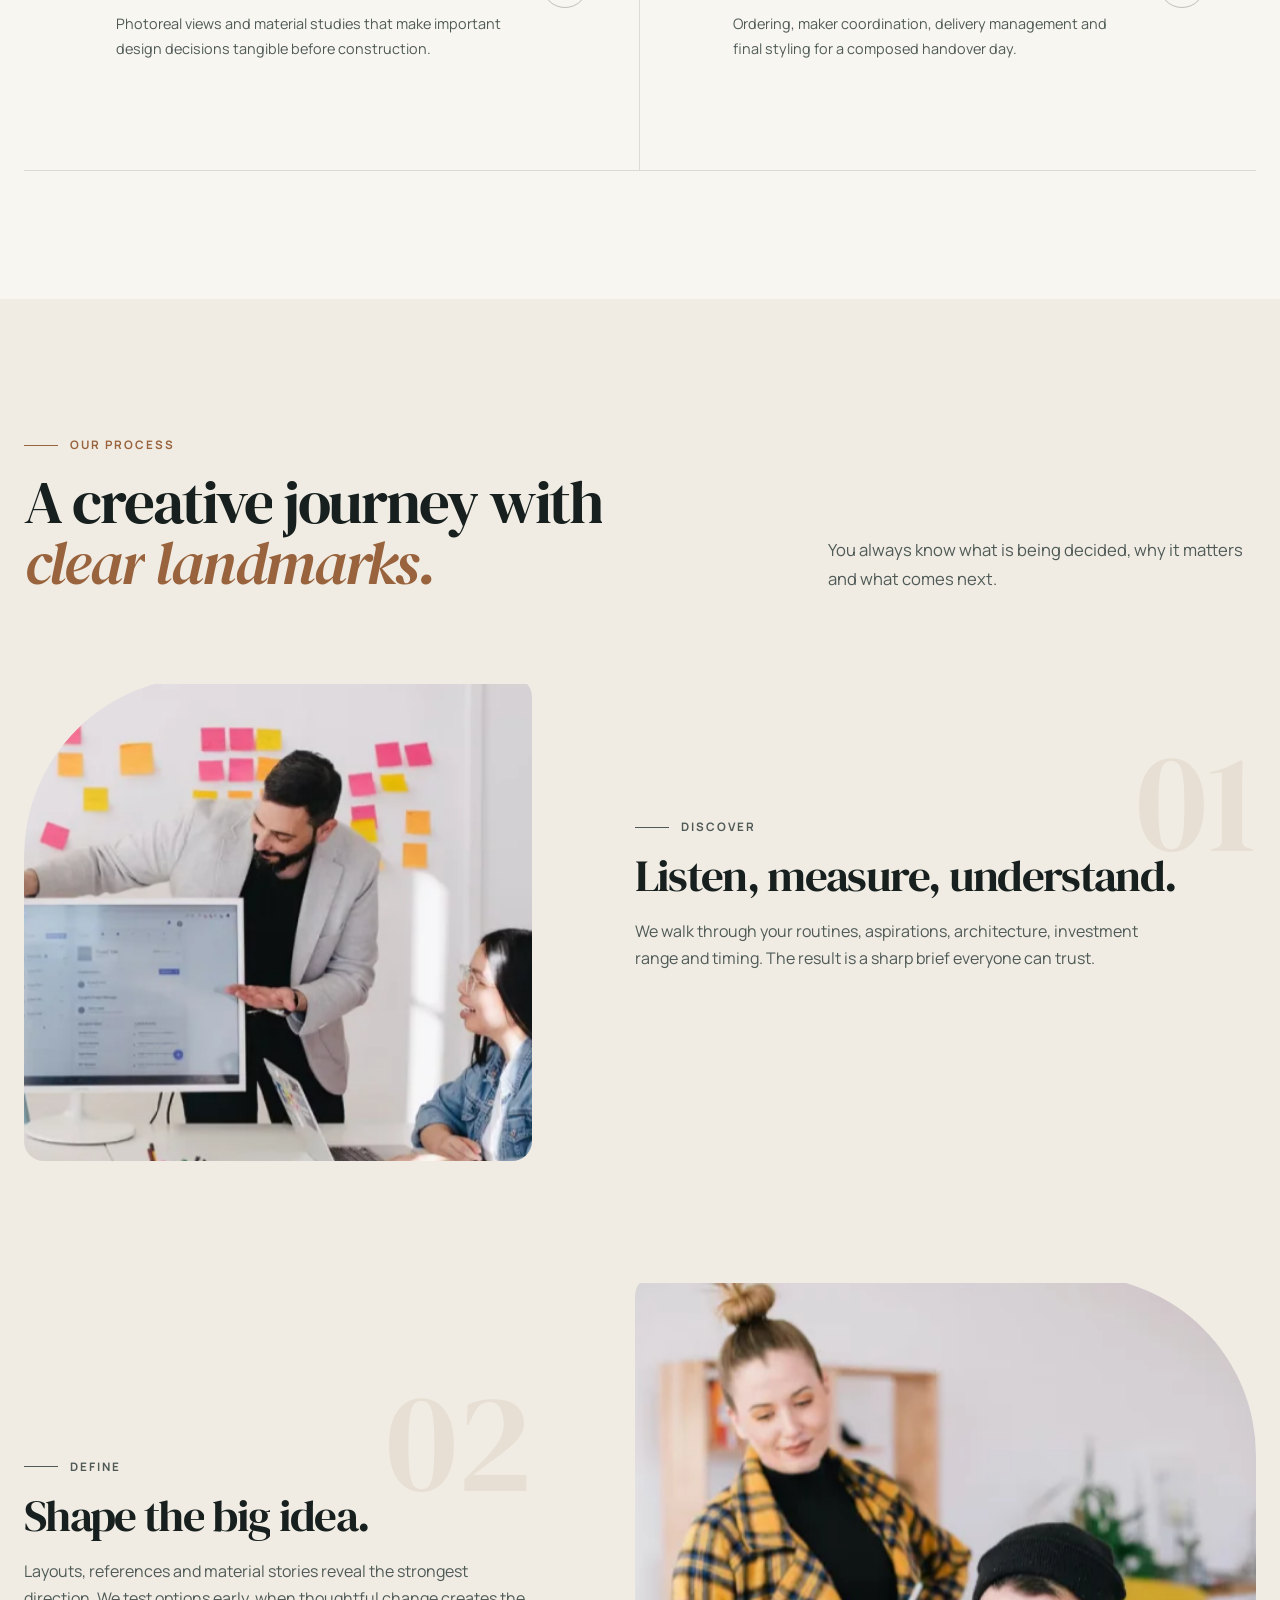
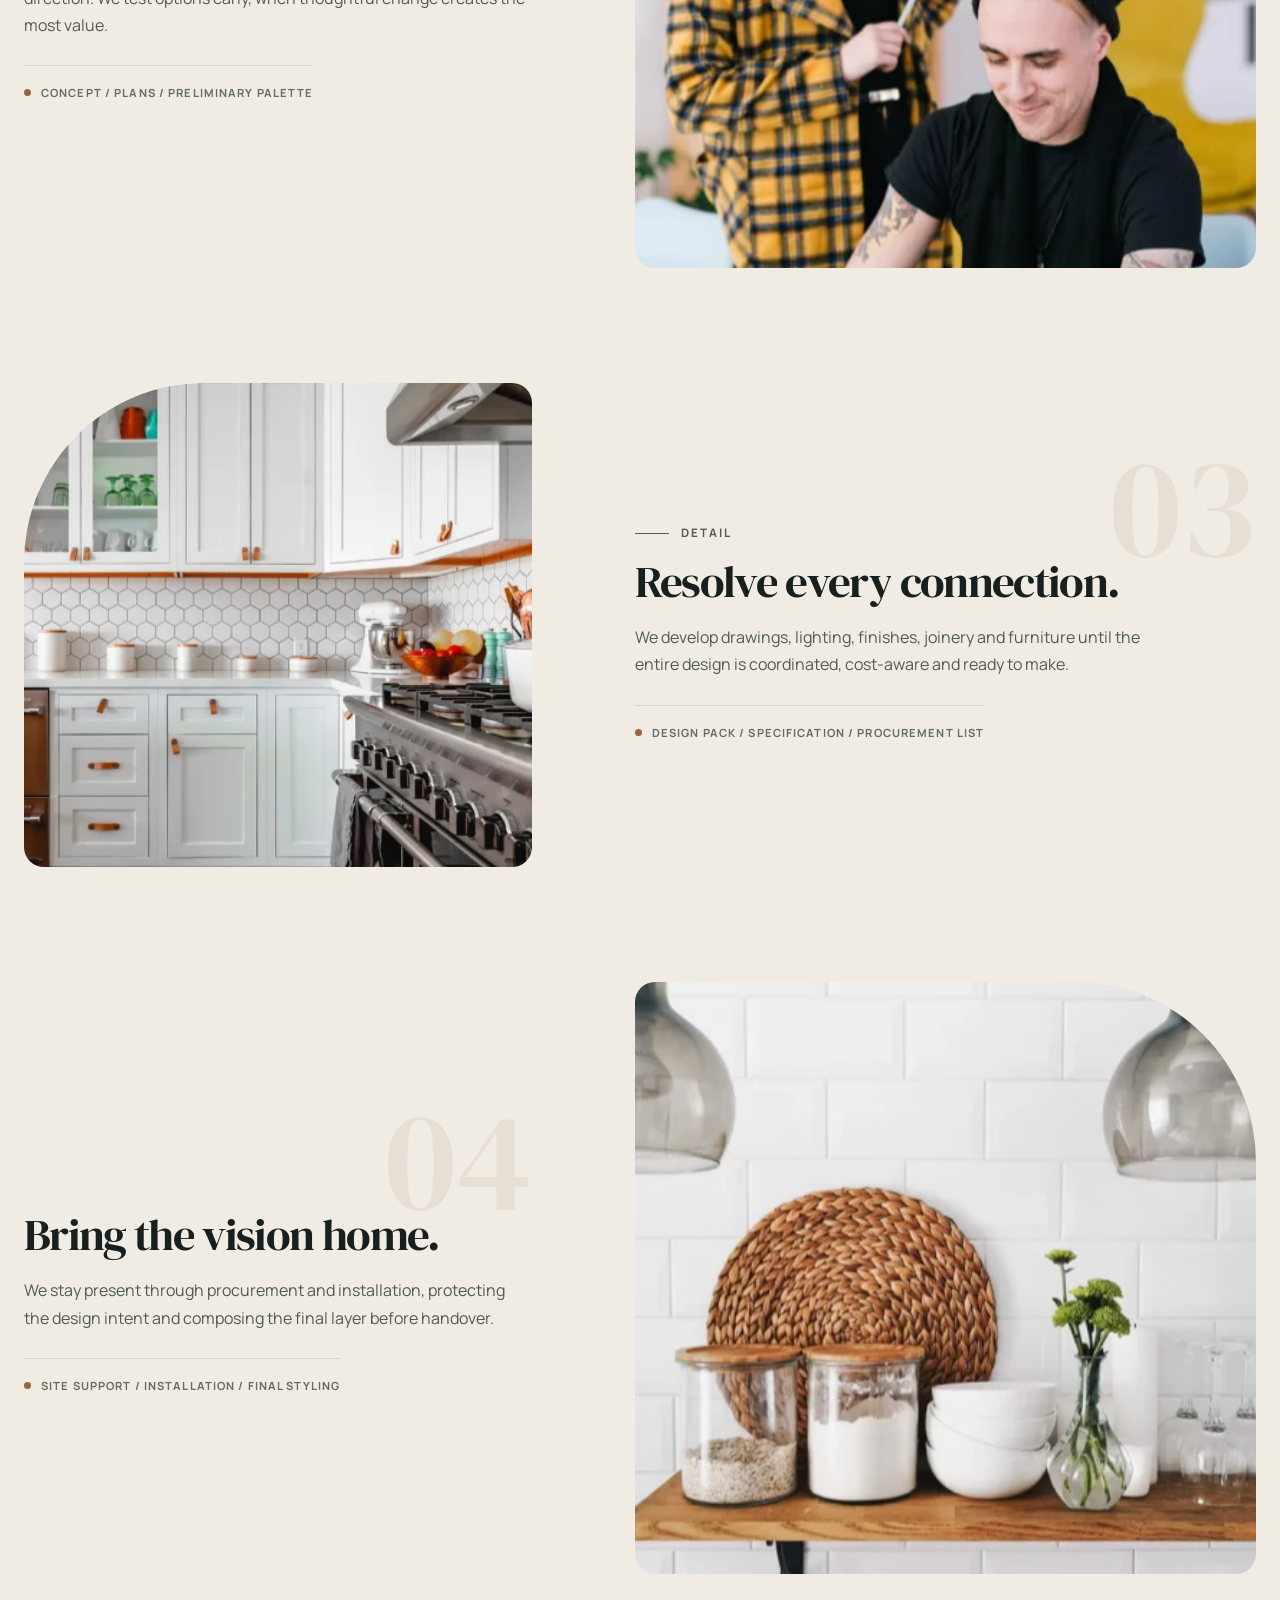
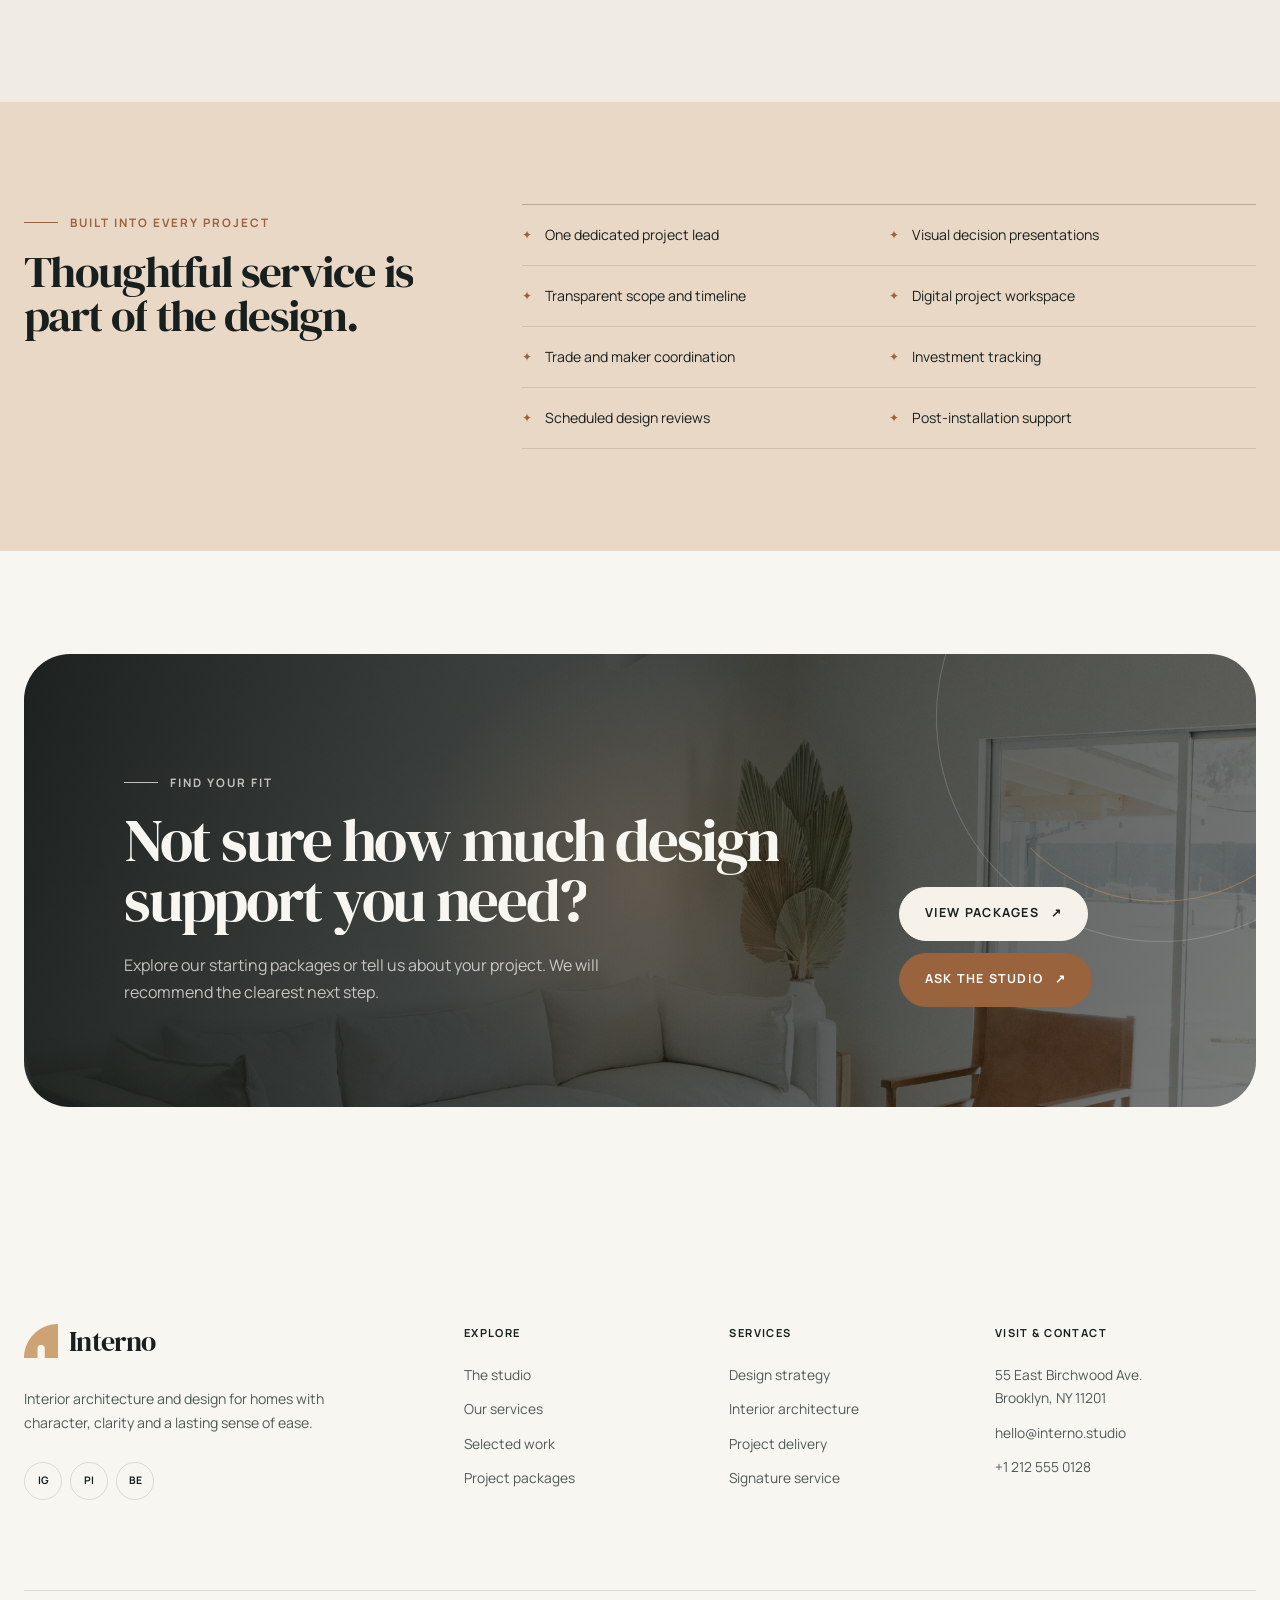
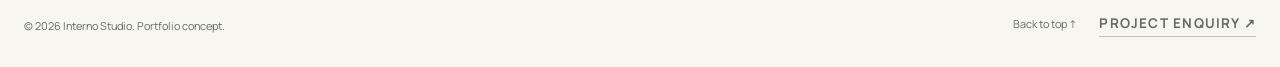
<file: services.html>
<!doctype html>
<html lang="en">
<head>
    <meta charset="utf-8">
    <meta name="viewport" content="width=device-width, initial-scale=1">
    <meta name="description" content="Explore Interno's residential interior design services, from early strategy and spatial planning to interior architecture, procurement and final installation.">
    <meta name="theme-color" content="#f8f6f1">
    <meta property="og:type" content="website">
    <meta property="og:title" content="Interior Design Services — Interno">
    <meta property="og:description" content="A considered, full-service path from first idea to finished home.">
    <meta property="og:image" content="img/og-interno.png">
    <meta name="twitter:card" content="summary_large_image">
    <title>Interior Design Services — Interno</title>
    <link rel="icon" type="image/png" href="img/Logo.png">
    <link rel="stylesheet" href="css/style.css">
    <script>
        const root = document.documentElement;
        root.classList.add("js");
        let motionEnabled = true;

        try {
            if (localStorage.getItem("interno-theme") === "dark") {
                root.dataset.theme = "dark";
            }
            motionEnabled = localStorage.getItem("interno-motion") !== "off";
        } catch {}

        try {
            if (window.matchMedia("(prefers-reduced-motion: reduce)").matches) {
                motionEnabled = false;
            }
        } catch {}

        root.dataset.motion = motionEnabled ? "on" : "off";
    </script>
    <script src="js/script.js?v=20260730-3" defer></script>
</head>
<body class="has-dark-hero" id="top">
    <a class="skip-link" href="#content">Skip to content</a>

    <header class="site-header">
        <div class="site-header__inner">
            <a class="brand" href="index.html" aria-label="Interno home">
                <span class="brand__mark"><img src="img/Logo.png" width="34" height="34" alt=""></span>
                <span>
                    <span class="brand__name">Interno</span>
                    <span class="brand__descriptor">Interior architecture</span>
                </span>
            </a>
            <nav class="site-nav" aria-label="Primary navigation">
                <a href="index.html">Home</a>
                <a href="about.html">Studio</a>
                <a href="services.html" aria-current="page">Services</a>
                <a href="index.html#projects">Projects</a>
                <a href="pricing.html">Pricing</a>
            </nav>
            <div class="header-actions">
                <button class="icon-button" type="button" data-open-search aria-label="Search site" title="Search (/)">⌕</button>
                <button class="icon-button" type="button" data-theme-toggle aria-label="Switch to dark theme">
                    <span class="theme-toggle__sun" aria-hidden="true">☼</span>
                    <span class="theme-toggle__moon" aria-hidden="true">☾</span>
                </button>
                <button class="button button--accent" type="button" data-open-contact>
                    <span>Start a project</span><span class="arrow" aria-hidden="true">↗</span>
                </button>
                <button class="icon-button menu-toggle" type="button" data-menu-toggle aria-expanded="false" aria-controls="mobile-menu" aria-label="Open menu">
                    <span class="menu-toggle__lines" aria-hidden="true"></span>
                </button>
            </div>
        </div>
    </header>

    <aside class="mobile-menu" id="mobile-menu" aria-label="Mobile navigation">
        <div class="mobile-menu__inner">
            <nav class="mobile-menu__nav">
                <ul>
                    <li><a href="index.html">Home</a></li>
                    <li><a href="about.html">Studio</a></li>
                    <li><a href="services.html" aria-current="page">Services</a></li>
                    <li><a href="index.html#projects">Projects</a></li>
                    <li><a href="pricing.html">Pricing</a></li>
                </ul>
            </nav>
            <div class="mobile-menu__footer">
                <a href="mailto:hello@interno.studio">hello@interno.studio</a>
                <button class="text-link" type="button" data-open-contact>Start a project <span class="arrow" aria-hidden="true">↗</span></button>
            </div>
        </div>
    </aside>

    <main id="content">
        <section class="page-hero page-hero--services" aria-labelledby="page-title">
            <div class="page-hero__media" aria-hidden="true"></div>
            <div class="shell page-hero__content">
                <div>
                    <nav class="page-hero__crumb" aria-label="Breadcrumb">
                        <a href="index.html">Home</a><span aria-hidden="true">/</span><span>Services</span>
                    </nav>
                    <h1 class="display" id="page-title">From first question to final object, <em>fully considered.</em></h1>
                </div>
                <span class="page-hero__index" aria-hidden="true">03</span>
            </div>
        </section>

        <section class="section" aria-labelledby="services-title">
            <div class="shell">
                <div class="section-head">
                    <div>
                        <p class="eyebrow" data-reveal>What we do</p>
                        <h2 class="heading" id="services-title" data-reveal data-delay="70">Choose the support your project <em>actually needs.</em></h2>
                    </div>
                    <p class="section-copy" data-reveal data-delay="140">
                        Each engagement is shaped around your home, timeline and level of involvement. Services can stand alone or combine into one seamless full-service commission.
                    </p>
                </div>

                <div class="services-catalog">
                    <a class="catalog-card" id="strategy" href="services-single.html" data-reveal>
                        <span class="catalog-card__number">01</span>
                        <span class="catalog-card__content">
                            <span class="subheading">Design strategy</span>
                            <span class="body-copy">Brief development, measured review, spatial planning and a clear creative direction before major decisions begin.</span>
                        </span>
                        <span class="catalog-card__arrow" aria-hidden="true">↗</span>
                    </a>
                    <a class="catalog-card" id="design" href="services-single.html#scope" data-reveal data-delay="70">
                        <span class="catalog-card__number">02</span>
                        <span class="catalog-card__content">
                            <span class="subheading">Interior architecture</span>
                            <span class="body-copy">Detailed layouts, material palettes, lighting, joinery and specifications ready for makers and contractors.</span>
                        </span>
                        <span class="catalog-card__arrow" aria-hidden="true">↗</span>
                    </a>
                    <a class="catalog-card" href="services-single.html#scope" data-reveal>
                        <span class="catalog-card__number">03</span>
                        <span class="catalog-card__content">
                            <span class="subheading">Kitchen & bath design</span>
                            <span class="body-copy">High-performance rooms where ergonomics, storage, fixtures and durable finishes are resolved as one system.</span>
                        </span>
                        <span class="catalog-card__arrow" aria-hidden="true">↗</span>
                    </a>
                    <a class="catalog-card" href="services-single.html#delivery" data-reveal data-delay="70">
                        <span class="catalog-card__number">04</span>
                        <span class="catalog-card__content">
                            <span class="subheading">Furniture & decoration</span>
                            <span class="body-copy">A layered selection of furniture, textiles, art and objects—mixing vintage, custom and contemporary pieces.</span>
                        </span>
                        <span class="catalog-card__arrow" aria-hidden="true">↗</span>
                    </a>
                    <a class="catalog-card" href="services-single.html#walkthrough" data-reveal>
                        <span class="catalog-card__number">05</span>
                        <span class="catalog-card__content">
                            <span class="subheading">3D visual direction</span>
                            <span class="body-copy">Photoreal views and material studies that make important design decisions tangible before construction.</span>
                        </span>
                        <span class="catalog-card__arrow" aria-hidden="true">↗</span>
                    </a>
                    <a class="catalog-card" id="delivery" href="services-single.html#delivery" data-reveal data-delay="70">
                        <span class="catalog-card__number">06</span>
                        <span class="catalog-card__content">
                            <span class="subheading">Procurement & installation</span>
                            <span class="body-copy">Ordering, maker coordination, delivery management and final styling for a composed handover day.</span>
                        </span>
                        <span class="catalog-card__arrow" aria-hidden="true">↗</span>
                    </a>
                </div>
            </div>
        </section>

        <section class="section section--surface" aria-labelledby="process-title">
            <div class="shell">
                <div class="section-head">
                    <div>
                        <p class="eyebrow" data-reveal>Our process</p>
                        <h2 class="heading" id="process-title" data-reveal data-delay="70">A creative journey with <em>clear landmarks.</em></h2>
                    </div>
                    <p class="section-copy" data-reveal data-delay="140">
                        You always know what is being decided, why it matters and what comes next.
                    </p>
                </div>

                <div class="process-list">
                    <article class="process-step">
                        <figure class="process-step__media" data-image-reveal>
                            <img src="img/process-1.webp" width="454" height="486" alt="Design team arranging an initial concept and moodboard" loading="lazy" decoding="async">
                        </figure>
                        <div class="process-step__content">
                            <span class="process-step__number" aria-hidden="true">01</span>
                            <p class="eyebrow" data-reveal>Discover</p>
                            <h3 class="heading heading--small" data-reveal data-delay="70">Listen, measure, understand.</h3>
                            <p data-reveal data-delay="140">We walk through your routines, aspirations, architecture, investment range and timing. The result is a sharp brief everyone can trust.</p>
                            <span class="process-step__deliverable" data-reveal data-delay="210">Brief / survey / project roadmap</span>
                        </div>
                    </article>

                    <article class="process-step">
                        <figure class="process-step__media" data-image-reveal="right">
                            <img src="img/process-2.webp" width="453" height="487" alt="Collaborative review of drawings and material ideas" loading="lazy" decoding="async">
                        </figure>
                        <div class="process-step__content">
                            <span class="process-step__number" aria-hidden="true">02</span>
                            <p class="eyebrow" data-reveal>Define</p>
                            <h3 class="heading heading--small" data-reveal data-delay="70">Shape the big idea.</h3>
                            <p data-reveal data-delay="140">Layouts, references and material stories reveal the strongest direction. We test options early, when thoughtful change creates the most value.</p>
                            <span class="process-step__deliverable" data-reveal data-delay="210">Concept / plans / preliminary palette</span>
                        </div>
                    </article>

                    <article class="process-step">
                        <figure class="process-step__media" data-image-reveal>
                            <img src="img/process-3.webp" width="453" height="486" alt="Completed kitchen illustrating resolved materials and details" loading="lazy" decoding="async">
                        </figure>
                        <div class="process-step__content">
                            <span class="process-step__number" aria-hidden="true">03</span>
                            <p class="eyebrow" data-reveal>Detail</p>
                            <h3 class="heading heading--small" data-reveal data-delay="70">Resolve every connection.</h3>
                            <p data-reveal data-delay="140">We develop drawings, lighting, finishes, joinery and furniture until the entire design is coordinated, cost-aware and ready to make.</p>
                            <span class="process-step__deliverable" data-reveal data-delay="210">Design pack / specification / procurement list</span>
                        </div>
                    </article>

                    <article class="process-step">
                        <figure class="process-step__media" data-image-reveal="right">
                            <img src="img/process-4.webp" width="453" height="487" alt="Final styling details in a warm finished kitchen" loading="lazy" decoding="async">
                        </figure>
                        <div class="process-step__content">
                            <span class="process-step__number" aria-hidden="true">04</span>
                            <p class="eyebrow" data-reveal>Deliver</p>
                            <h3 class="heading heading--small" data-reveal data-delay="70">Bring the vision home.</h3>
                            <p data-reveal data-delay="140">We stay present through procurement and installation, protecting the design intent and composing the final layer before handover.</p>
                            <span class="process-step__deliverable" data-reveal data-delay="210">Site support / installation / final styling</span>
                        </div>
                    </article>
                </div>
            </div>
        </section>

        <section class="capability-band" aria-labelledby="included-title">
            <div class="shell capability-band__grid">
                <div>
                    <p class="eyebrow" data-reveal>Built into every project</p>
                    <h2 class="heading heading--small" id="included-title" data-reveal data-delay="70">Thoughtful service is part of the design.</h2>
                </div>
                <ul class="capability-list" data-reveal data-delay="140">
                    <li>One dedicated project lead</li>
                    <li>Visual decision presentations</li>
                    <li>Transparent scope and timeline</li>
                    <li>Digital project workspace</li>
                    <li>Trade and maker coordination</li>
                    <li>Investment tracking</li>
                    <li>Scheduled design reviews</li>
                    <li>Post-installation support</li>
                </ul>
            </div>
        </section>

        <section class="section section--compact">
            <div class="shell">
                <div class="cta" data-reveal="scale">
                    <div class="cta__inner">
                        <div class="cta__copy">
                            <p class="eyebrow eyebrow--light">Find your fit</p>
                            <h2 class="heading">Not sure how much design support you need?</h2>
                            <p>Explore our starting packages or tell us about your project. We will recommend the clearest next step.</p>
                        </div>
                        <div class="button-row" style="margin-top: 0;">
                            <a class="button button--light" href="pricing.html">
                                <span>View packages</span><span class="arrow" aria-hidden="true">↗</span>
                            </a>
                            <button class="button button--accent" type="button" data-open-contact>
                                <span>Ask the studio</span><span class="arrow" aria-hidden="true">↗</span>
                            </button>
                        </div>
                    </div>
                </div>
            </div>
        </section>
    </main>

    <footer class="site-footer" id="contact">
        <div class="shell site-footer__main">
            <div class="site-footer__brand">
                <a class="brand" href="index.html" aria-label="Interno home">
                    <span class="brand__mark"><img src="img/Logo.png" width="34" height="34" alt=""></span>
                    <span class="brand__name">Interno</span>
                </a>
                <p>Interior architecture and design for homes with character, clarity and a lasting sense of ease.</p>
                <div class="social-links" aria-label="Social media">
                    <a href="https://www.instagram.com/" target="_blank" rel="noreferrer" aria-label="Instagram">IG</a>
                    <a href="https://www.pinterest.com/" target="_blank" rel="noreferrer" aria-label="Pinterest">PI</a>
                    <a href="https://www.behance.net/" target="_blank" rel="noreferrer" aria-label="Behance">BE</a>
                </div>
            </div>
            <div class="site-footer__column">
                <h2>Explore</h2>
                <nav>
                    <a href="about.html">The studio</a>
                    <a href="services.html">Our services</a>
                    <a href="index.html#projects">Selected work</a>
                    <a href="pricing.html">Project packages</a>
                </nav>
            </div>
            <div class="site-footer__column">
                <h2>Services</h2>
                <nav>
                    <a href="services.html#strategy">Design strategy</a>
                    <a href="services.html#design">Interior architecture</a>
                    <a href="services.html#delivery">Project delivery</a>
                    <a href="services-single.html">Signature service</a>
                </nav>
            </div>
            <div class="site-footer__column">
                <h2>Visit & contact</h2>
                <address>
                    <span>55 East Birchwood Ave.<br>Brooklyn, NY 11201</span>
                    <a href="mailto:hello@interno.studio">hello@interno.studio</a>
                    <a href="tel:+12125550128">+1 212 555 0128</a>
                </address>
            </div>
        </div>
        <div class="shell site-footer__bottom">
            <p>© <span data-current-year>2026</span> Interno Studio. Portfolio concept.</p>
            <nav aria-label="Footer links">
                <a href="#top">Back to top ↑</a>
                <button class="text-link" type="button" data-open-contact>Project enquiry ↗</button>
            </nav>
        </div>
    </footer>
</body>
</html>
</file>
<file: css/style.css>
@import url("https://fonts.googleapis.com/css2?family=DM+Serif+Display:ital@0;1&family=Manrope:wght@400;500;600;700&display=swap");

:root {
    color-scheme: light;
    --bg: #f8f6f1;
    --bg-elevated: #ffffff;
    --surface: #f0ece4;
    --surface-strong: #e7dfd3;
    --ink: #17201e;
    --ink-soft: #4f5a56;
    --muted: #626b67;
    --accent: #98633d;
    --accent-bright: #ca9565;
    --accent-soft: #ead8c7;
    --accent-ink: #2b211a;
    --on-accent: #ffffff;
    --deep-surface: #17201e;
    --on-deep: #f8f6f1;
    --on-deep-soft: rgba(248, 246, 241, 0.74);
    --on-deep-muted: rgba(248, 246, 241, 0.62);
    --deep-line: rgba(248, 246, 241, 0.16);
    --line: rgba(23, 32, 30, 0.13);
    --line-strong: rgba(23, 32, 30, 0.25);
    --header-bg: rgba(248, 246, 241, 0.82);
    --scrim: rgba(10, 15, 14, 0.54);
    --shadow-sm: 0 14px 35px rgba(35, 29, 23, 0.08);
    --shadow-lg: 0 35px 90px rgba(35, 29, 23, 0.16);
    --font-display: "DM Serif Display", Georgia, serif;
    --font-body: "Manrope", "Segoe UI", sans-serif;
    --radius-sm: 16px;
    --radius-md: 28px;
    --radius-lg: 46px;
    --radius-pill: 999px;
    --shell: min(1240px, calc(100% - 48px));
    --header-height: 82px;
    --ease-out: cubic-bezier(0.22, 1, 0.36, 1);
    --ease-smooth: cubic-bezier(0.65, 0, 0.35, 1);
    --ease-motion: cubic-bezier(0.16, 1, 0.3, 1);
    --ease-motion-in: cubic-bezier(0.76, 0, 0.24, 1);
    --scroll-velocity: 0;
    --scroll-direction: 1;
    --section-progress: 0;
    --motion-y: 0px;
    --mag-x: 0px;
    --mag-y: 0px;
    --pointer-x: 50%;
    --pointer-y: 50%;
}

html[data-theme="dark"] {
    color-scheme: dark;
    --bg: #101513;
    --bg-elevated: #171d1a;
    --surface: #1e2622;
    --surface-strong: #28312c;
    --ink: #f3eee5;
    --ink-soft: #c1c8c3;
    --muted: #929d97;
    --accent: #d3a172;
    --accent-bright: #efbd8b;
    --accent-soft: #3a2d23;
    --accent-ink: #fff7ed;
    --on-accent: #101513;
    --line: rgba(243, 238, 229, 0.12);
    --line-strong: rgba(243, 238, 229, 0.24);
    --header-bg: rgba(16, 21, 19, 0.84);
    --scrim: rgba(3, 6, 5, 0.66);
    --shadow-sm: 0 16px 38px rgba(0, 0, 0, 0.22);
    --shadow-lg: 0 40px 100px rgba(0, 0, 0, 0.38);
}

*,
*::before,
*::after {
    box-sizing: border-box;
}

html {
    scroll-behavior: smooth;
    background: var(--bg);
}
html {
    scrollbar-width: thin;
    scrollbar-color: var(--accent) transparent;
}

html::-webkit-scrollbar {
    width: 4px;
}

html::-webkit-scrollbar-track {
    background: transparent;
}

html::-webkit-scrollbar-thumb {
    border-radius: 999px;
    background: var(--accent);
}

html::-webkit-scrollbar-thumb:hover {
    background: var(--accent-bright);
}
body {
    margin: 0;
    min-width: 280px;
    overflow-x: hidden;
    background:
        radial-gradient(circle at 8% 6%, rgba(168, 115, 71, 0.08), transparent 30rem),
        var(--bg);
    color: var(--ink);
    font-family: var(--font-body);
    font-size: 16px;
    line-height: 1.7;
    -webkit-font-smoothing: antialiased;
    text-rendering: optimizeLegibility;
}

body.nav-open,
body.modal-open {
    overflow: hidden;
}

::selection {
    background: var(--accent);
    color: var(--on-accent);
}

img,
video {
    display: block;
    max-width: 100%;
}

img {
    height: auto;
}

button,
input,
textarea,
select {
    font: inherit;
}

button,
a {
    -webkit-tap-highlight-color: transparent;
}

button {
    color: inherit;
}

a {
    color: inherit;
    text-decoration: none;
}

p,
h1,
h2,
h3,
h4,
h5,
figure,
blockquote {
    margin: 0;
}

ul,
ol {
    margin: 0;
    padding: 0;
}

li {
    list-style: none;
}

.skip-link {
    position: fixed;
    top: 12px;
    left: 12px;
    z-index: 10000;
    padding: 12px 18px;
    border-radius: var(--radius-pill);
    background: var(--ink);
    color: var(--bg);
    transform: translateY(-150%);
    transition: transform 180ms ease;
}

.skip-link:focus {
    transform: translateY(0);
}

:focus-visible {
    outline: 3px solid var(--accent-bright);
    outline-offset: 4px;
}

.shell {
    width: var(--shell);
    margin-inline: auto;
}

.section {
    position: relative;
    padding-block: clamp(88px, 10vw, 150px);
}

.section--compact {
    padding-block: clamp(68px, 8vw, 110px);
}

.section--surface {
    background: var(--surface);
}

.section--overflow {
    overflow: hidden;
}

.section-head {
    display: grid;
    grid-template-columns: minmax(0, 0.9fr) minmax(280px, 0.55fr);
    gap: clamp(32px, 8vw, 110px);
    align-items: end;
    margin-bottom: clamp(46px, 7vw, 84px);
}

.section-head--center {
    display: block;
    max-width: 760px;
    margin-inline: auto;
    text-align: center;
}

.section-head--center .section-copy {
    margin: 22px auto 0;
}

.eyebrow {
    display: inline-flex;
    align-items: center;
    gap: 12px;
    margin-bottom: 20px;
    color: var(--accent);
    font-size: 0.73rem;
    font-weight: 700;
    letter-spacing: 0.17em;
    line-height: 1.2;
    text-transform: uppercase;
}

.eyebrow::before {
    width: 34px;
    height: 1px;
    background: currentColor;
    content: "";
}

.eyebrow--light {
    color: #f2d2b2;
}

.display {
    max-width: 950px;
    font-family: var(--font-display);
    font-size: clamp(3.25rem, 7vw, 7.4rem);
    font-weight: 400;
    letter-spacing: -0.045em;
    line-height: 0.91;
}

.display em,
.heading em {
    color: var(--accent);
    font-weight: 400;
}

.heading {
    font-family: var(--font-display);
    font-size: clamp(2.45rem, 4.8vw, 5.15rem);
    font-weight: 400;
    letter-spacing: -0.037em;
    line-height: 0.98;
}

.heading--small {
    font-size: clamp(2rem, 3.5vw, 3.7rem);
}

.subheading {
    font-family: var(--font-display);
    font-size: clamp(1.55rem, 2.5vw, 2.25rem);
    font-weight: 400;
    letter-spacing: -0.02em;
    line-height: 1.1;
}

.section-copy,
.body-copy {
    max-width: 610px;
    color: var(--ink-soft);
    font-size: clamp(1rem, 1.3vw, 1.12rem);
}

.micro-copy {
    color: var(--muted);
    font-size: 0.82rem;
}

.text-link {
    display: inline-flex;
    align-items: center;
    gap: 12px;
    width: fit-content;
    border: 0;
    border-bottom: 1px solid var(--line-strong);
    padding: 0 0 5px;
    background: transparent;
    color: inherit;
    cursor: pointer;
    font-size: 0.84rem;
    font-weight: 700;
    letter-spacing: 0.09em;
    line-height: 1.2;
    text-transform: uppercase;
    transition:
        gap 300ms var(--ease-out),
        color 300ms ease,
        border-color 300ms ease;
}

.text-link:hover {
    gap: 18px;
    border-color: var(--accent);
    color: var(--accent);
}

.text-link .arrow {
    font-size: 1.25em;
    transition: transform 300ms var(--ease-out);
}

.text-link:hover .arrow {
    transform: translateX(3px);
}

.button {
    position: relative;
    display: inline-flex;
    min-height: 54px;
    align-items: center;
    justify-content: center;
    gap: 12px;
    overflow: hidden;
    border: 1px solid var(--ink);
    border-radius: var(--radius-pill);
    padding: 15px 25px;
    background: var(--ink);
    color: var(--bg);
    cursor: pointer;
    font-size: 0.78rem;
    font-weight: 700;
    letter-spacing: 0.1em;
    line-height: 1.2;
    text-transform: uppercase;
    transition:
        color 360ms var(--ease-out),
        border-color 360ms var(--ease-out),
        transform 280ms var(--ease-out),
        box-shadow 360ms var(--ease-out);
}

.button::before {
    position: absolute;
    inset: 0;
    background: var(--accent);
    content: "";
    transform: translateY(105%);
    transition: transform 420ms var(--ease-out);
}

.button>span,
.button>.arrow {
    position: relative;
    z-index: 1;
}

.button:hover {
    border-color: var(--accent);
    color: var(--on-accent);
    box-shadow: 0 16px 35px rgba(168, 115, 71, 0.2);
    transform: translateY(-2px);
}

.button:hover::before {
    transform: translateY(0);
}

.button:active {
    transform: translateY(0);
}

.button--accent {
    border-color: var(--accent);
    background: var(--accent);
    color: var(--on-accent);
}

.button--accent::before {
    background: var(--ink);
}

.button--accent:hover {
    color: var(--bg);
}

.button--ghost {
    border-color: var(--line-strong);
    background: transparent;
    color: var(--ink);
}

.button--ghost::before {
    background: var(--surface-strong);
}

.button--ghost:hover {
    border-color: var(--ink);
    color: var(--ink);
    box-shadow: none;
}

.button--light {
    border-color: #f6f2e9;
    background: #f6f2e9;
    color: #18211f;
}

.button--light::before {
    background: var(--accent);
}

.button--light:hover {
    color: var(--on-accent);
}

.button-row {
    display: flex;
    flex-wrap: wrap;
    gap: 12px;
    margin-top: 34px;
}

.icon-button {
    position: relative;
    display: inline-grid;
    width: 44px;
    height: 44px;
    place-items: center;
    border: 1px solid var(--line);
    border-radius: 50%;
    background: transparent;
    color: var(--ink);
    cursor: pointer;
    line-height: 1;
    transition:
        background 250ms ease,
        border-color 250ms ease,
        color 250ms ease,
        transform 250ms var(--ease-out);
}

.icon-button:hover {
    border-color: var(--accent);
    background: var(--accent);
    color: var(--on-accent);
    transform: translateY(-2px);
}

.theme-toggle__sun,
.theme-toggle__moon {
    position: absolute;
    font-size: 1rem;
    transition:
        opacity 250ms ease,
        transform 350ms var(--ease-out);
}

.theme-toggle__moon {
    opacity: 0;
    transform: scale(0.5) rotate(-30deg);
}

html[data-theme="dark"] .theme-toggle__sun {
    opacity: 0;
    transform: scale(0.5) rotate(30deg);
}

html[data-theme="dark"] .theme-toggle__moon {
    opacity: 1;
    transform: scale(1) rotate(0);
}

.scroll-progress {
    position: fixed;
    top: 0;
    left: 0;
    z-index: 9999;
    width: 100%;
    height: 3px;
    background: var(--accent);
    transform: scaleX(0);
    transform-origin: left;
    will-change: transform;
}

.site-header {
    position: fixed !important;
    top: 0;
    right: 0;
    left: 0;
    z-index: 1000;
    height: var(--header-height);
    border-bottom: 1px solid transparent;
    transition:
        height 350ms var(--ease-out),
        background 350ms ease,
        border-color 350ms ease,
        box-shadow 350ms ease;
}

.site-header.is-scrolled {
    height: 72px;
    border-color: var(--line);
    background: var(--header-bg);
    box-shadow: 0 10px 35px rgba(19, 25, 23, 0.05);
    -webkit-backdrop-filter: blur(20px);
    backdrop-filter: blur(20px);
}

.has-dark-hero .site-header:not(.is-scrolled) {
    color: #fff;
}

.has-dark-hero .site-header:not(.is-scrolled) .site-nav a {
    color: rgba(255, 255, 255, 0.72);
}

.has-dark-hero .site-header:not(.is-scrolled) .site-nav a:hover,
.has-dark-hero .site-header:not(.is-scrolled) .site-nav a[aria-current="page"] {
    color: #fff;
}

.has-dark-hero .site-header:not(.is-scrolled) .icon-button {
    border-color: rgba(255, 255, 255, 0.3);
    color: #fff;
}

.has-dark-hero .site-header:not(.is-scrolled) .brand__descriptor {
    color: rgba(255, 255, 255, 0.58);
}

.has-dark-hero.nav-open .site-header:not(.is-scrolled) {
    color: var(--ink);
}

.has-dark-hero.nav-open .site-header:not(.is-scrolled) .icon-button {
    border-color: var(--line);
    color: var(--ink);
}

.has-dark-hero.nav-open .site-header:not(.is-scrolled) .brand__descriptor {
    color: var(--muted);
}

.site-header__inner {
    display: flex;
    width: var(--shell);
    height: 100%;
    align-items: center;
    justify-content: space-between;
    margin-inline: auto;
}

.brand {
    display: inline-flex;
    align-items: center;
    gap: 11px;
    min-width: max-content;
}

.brand__mark {
    position: relative;
    display: grid;
    width: 34px;
    height: 34px;
    place-items: center;
}

.brand__mark img {
    width: 100%;
    height: 100%;
    object-fit: contain;
}

html[data-theme="dark"] .brand__mark img {
    filter: brightness(1.25);
}

.brand__name {
    font-family: var(--font-display);
    font-size: 1.75rem;
    letter-spacing: -0.025em;
    line-height: 1;
}

.brand__descriptor {
    display: block;
    margin-top: 2px;
    color: var(--muted);
    font-size: 0.55rem;
    font-weight: 700;
    letter-spacing: 0.18em;
    line-height: 1;
    text-transform: uppercase;
}

.site-nav {
    display: flex;
    align-items: center;
    gap: clamp(21px, 2.1vw, 34px);
    margin-left: auto;
    margin-right: clamp(18px, 2.2vw, 34px);
}

.site-nav a {
    position: relative;
    padding-block: 10px;
    color: var(--ink-soft);
    font-size: 0.76rem;
    font-weight: 700;
    letter-spacing: 0.07em;
    text-transform: uppercase;
    transition: color 250ms ease;
}

.site-nav a::after {
    position: absolute;
    right: 0;
    bottom: 4px;
    left: 0;
    height: 1px;
    background: var(--accent);
    content: "";
    transform: scaleX(0);
    transform-origin: right;
    transition: transform 350ms var(--ease-out);
}

.site-nav a:hover,
.site-nav a[aria-current="page"] {
    color: var(--ink);
}

.site-nav a:hover::after,
.site-nav a[aria-current="page"]::after {
    transform: scaleX(1);
    transform-origin: left;
}

.header-actions {
    display: flex;
    align-items: center;
    gap: 8px;
}

.header-actions .button {
    min-height: 44px;
    padding: 12px 19px;
}

.menu-toggle {
    display: none;
}

.menu-toggle__lines {
    position: relative;
    width: 17px;
    height: 12px;
}

.menu-toggle__lines::before,
.menu-toggle__lines::after {
    position: absolute;
    left: 0;
    width: 17px;
    height: 1px;
    background: currentColor;
    content: "";
    transition: transform 300ms var(--ease-out);
}

.menu-toggle__lines::before {
    top: 2px;
}

.menu-toggle__lines::after {
    bottom: 2px;
}

.mobile-menu {
    position: fixed;
    inset: 0;
    z-index: 900;
    visibility: hidden;
    background: var(--bg);
    opacity: 0;
    pointer-events: none;
    transition:
        opacity 350ms ease,
        visibility 350ms ease;
}

.mobile-menu::before {
    position: absolute;
    top: -12rem;
    right: -10rem;
    width: 28rem;
    height: 28rem;
    border: 1px solid var(--line);
    border-radius: 50%;
    content: "";
}

.mobile-menu__inner {
    display: flex;
    width: var(--shell);
    min-height: 100%;
    flex-direction: column;
    justify-content: center;
    margin-inline: auto;
    padding-top: var(--header-height);
}

.mobile-menu__nav {
    display: grid;
    gap: 8px;
}

.mobile-menu__nav a {
    width: fit-content;
    font-family: var(--font-display);
    font-size: clamp(2.5rem, 10vw, 5rem);
    letter-spacing: -0.035em;
    line-height: 1.08;
    transform: translateY(18px);
    opacity: 0;
    transition:
        color 220ms ease,
        transform 500ms var(--ease-out),
        opacity 450ms ease;
}

.mobile-menu__nav a:hover,
.mobile-menu__nav a[aria-current="page"] {
    color: var(--accent);
}

.mobile-menu__footer {
    display: flex;
    align-items: center;
    justify-content: space-between;
    gap: 20px;
    margin-top: 48px;
    border-top: 1px solid var(--line);
    padding-top: 24px;
    color: var(--muted);
    font-size: 0.82rem;
}

body.nav-open .mobile-menu {
    visibility: visible;
    opacity: 1;
    pointer-events: auto;
}

body.nav-open .mobile-menu__nav a {
    transform: translateY(0);
    opacity: 1;
}

body.nav-open .mobile-menu__nav li:nth-child(2) a {
    transition-delay: 50ms;
}

body.nav-open .mobile-menu__nav li:nth-child(3) a {
    transition-delay: 100ms;
}

body.nav-open .mobile-menu__nav li:nth-child(4) a {
    transition-delay: 150ms;
}

body.nav-open .mobile-menu__nav li:nth-child(5) a {
    transition-delay: 200ms;
}

body.nav-open .menu-toggle__lines::before {
    top: 5px;
    transform: rotate(45deg);
}

body.nav-open .menu-toggle__lines::after {
    bottom: 6px;
    transform: rotate(-45deg);
}

.home-hero {
    position: relative;
    display: flex;
    min-height: max(760px, 100svh);
    align-items: stretch;
    overflow: hidden;
    padding-top: var(--header-height);
}

.home-hero::before {
    position: absolute;
    top: 13%;
    left: -10rem;
    width: 30rem;
    height: 30rem;
    border: 1px solid var(--line);
    border-radius: 50%;
    content: "";
}

.home-hero__inner {
    position: relative;
    z-index: 2;
    display: grid;
    width: var(--shell);
    grid-template-columns: minmax(0, 0.82fr) minmax(520px, 1.18fr);
    gap: clamp(30px, 5vw, 82px);
    align-items: center;
    margin-inline: auto;
    padding-block: clamp(60px, 7vw, 100px);
}

.home-hero__content {
    position: relative;
    z-index: 2;
    padding-block: 26px;
}

.home-hero .display {
    max-width: 720px;
}

.home-hero__copy {
    max-width: 540px;
    margin-top: 28px;
    color: var(--ink-soft);
    font-size: clamp(1.02rem, 1.4vw, 1.18rem);
}

.home-hero__meta {
    display: flex;
    flex-wrap: wrap;
    gap: 22px 34px;
    margin-top: 54px;
    border-top: 1px solid var(--line);
    padding-top: 24px;
}

.hero-stat {
    display: grid;
    gap: 3px;
}

.hero-stat strong {
    font-family: var(--font-display);
    font-size: 1.75rem;
    font-weight: 400;
    line-height: 1;
}

.hero-stat span {
    color: var(--muted);
    font-size: 0.66rem;
    font-weight: 700;
    letter-spacing: 0.12em;
    text-transform: uppercase;
}

.home-hero__visual {
    position: relative;
    display: block;
    min-height: min(74vh, 760px);
    overflow: hidden;
    border-radius: 210px 20px 210px 20px;
    box-shadow: var(--shadow-lg);
    isolation: isolate;
    transform: translateY(var(--parallax-y, 0));
    transition: transform 100ms linear;
}

.home-hero__visual::before {
    position: absolute;
    inset: 0;
    z-index: 1;
    background: linear-gradient(180deg, transparent 50%, rgba(9, 14, 12, 0.34));
    content: "";
    pointer-events: none;
}

.home-hero__visual img {
    position: absolute;
    inset: 0;
    display: block;
    width: 100%;
    height: 100%;
    object-fit: cover;
    object-position: 67% center;
    animation: hero-breathe 16s ease-in-out infinite alternate;
}

.hero-note {
    position: absolute;
    right: 28px;
    bottom: 26px;
    z-index: 2;
    max-width: 225px;
    border: 1px solid rgba(255, 255, 255, 0.3);
    border-radius: 22px;
    padding: 19px 21px;
    background: rgba(18, 24, 22, 0.63);
    color: #fff;
    -webkit-backdrop-filter: blur(16px);
    backdrop-filter: blur(16px);
}

.hero-note__label {
    display: block;
    margin-bottom: 8px;
    color: #e5bd98;
    font-size: 0.62rem;
    font-weight: 700;
    letter-spacing: 0.16em;
    text-transform: uppercase;
}

.hero-note p {
    font-size: 0.82rem;
    line-height: 1.5;
}

.hero-scroll {
    position: absolute;
    bottom: 26px;
    left: 24px;
    display: flex;
    align-items: center;
    gap: 12px;
    color: var(--muted);
    font-size: 0.64rem;
    font-weight: 700;
    letter-spacing: 0.14em;
    text-transform: uppercase;
    transform: rotate(-90deg) translateX(100%);
    transform-origin: left bottom;
}

.hero-scroll::before {
    width: 42px;
    height: 1px;
    background: var(--line-strong);
    content: "";
}

@keyframes hero-breathe {
    from {
        transform: scale(1.01);
    }

    to {
        transform: scale(1.07);
    }
}

.marquee {
    width: 100%;
    overflow: hidden;
    border-top: 1px solid var(--line);
    border-bottom: 1px solid var(--line);
    background: var(--bg-elevated);
}

.marquee__track {
    display: flex;
    width: max-content;
    animation: marquee 28s linear infinite;
    will-change: transform;
}

.marquee__group {
    display: flex;
    flex: 0 0 auto;
    align-items: center;
    gap: 36px;
    padding: 22px 18px;
    white-space: nowrap;
}

.marquee__group span {
    flex-shrink: 0;
    color: var(--ink-soft);
    font-size: 0.7rem;
    font-weight: 700;
    letter-spacing: 0.16em;
    text-transform: uppercase;
}

.marquee__group i {
    flex: 0 0 5px;
    width: 5px;
    height: 5px;
    border-radius: 50%;
    background: var(--accent);
}

@keyframes marquee {
    from {
        transform: translate3d(0, 0, 0);
    }

    to {
        transform: translate3d(-50%, 0, 0);
    }
}
.service-grid {
    display: grid;
    grid-template-columns: repeat(3, minmax(0, 1fr));
    border-top: 1px solid var(--line);
    border-left: 1px solid var(--line);
}

.service-card {
    position: relative;
    display: flex;
    min-height: 340px;
    flex-direction: column;
    justify-content: space-between;
    overflow: hidden;
    border-right: 1px solid var(--line);
    border-bottom: 1px solid var(--line);
    padding: clamp(28px, 3vw, 42px);
    background: var(--bg);
    transition:
        background 420ms ease,
        color 420ms ease;
}

.service-card::before {
    position: absolute;
    inset: auto 0 0;
    height: 0;
    background: var(--ink);
    content: "";
    transition: height 500ms var(--ease-out);
}

.service-card>* {
    position: relative;
    z-index: 1;
}

.service-card:hover::before {
    height: 100%;
}

.service-card:hover {
    color: var(--on-deep);
}

.service-card:hover .service-card__copy,
.service-card:hover .service-card__number {
    color: #c1c8c3;
}

html[data-theme="dark"] .service-card:hover {
    color: #101513;
}

html[data-theme="dark"] .service-card::before {
    background: #f3eee5;
}

html[data-theme="dark"] .service-card:hover .service-card__copy,
html[data-theme="dark"] .service-card:hover .service-card__number {
    color: #4f5a56;
}

.service-card__number {
    color: var(--accent);
    font-size: 0.7rem;
    font-weight: 700;
    letter-spacing: 0.12em;
    transition: color 420ms ease;
}

.service-card__body {
    display: grid;
    gap: 18px;
}

.service-card__copy {
    max-width: 330px;
    color: var(--ink-soft);
    font-size: 0.94rem;
    transition: color 420ms ease;
}

.service-card__arrow {
    display: grid;
    width: 44px;
    height: 44px;
    place-items: center;
    border: 1px solid currentColor;
    border-radius: 50%;
    font-size: 1.15rem;
    transition:
        transform 380ms var(--ease-out),
        background 250ms ease;
}

.service-card:hover .service-card__arrow {
    background: var(--accent);
    color: var(--on-accent);
    transform: translate(5px, -5px);
}

.project-grid {
    display: grid;
    grid-template-columns: repeat(12, minmax(0, 1fr));
    column-gap: clamp(20px, 3.2vw, 44px);
    row-gap: clamp(48px, 6vw, 84px);
}

.project-card {
    position: relative;
    display: grid;
    width: 100%;
    min-width: 0;
    grid-column: span 7;
    grid-template-rows: auto auto;
    align-content: start;
    align-self: start;
    border: 0;
    padding: 0;
    background: none;
    color: inherit;
    cursor: pointer;
    text-align: left;
}

.project-card:nth-child(2),
.project-card:nth-child(3) {
    grid-column: span 5;
}

.project-card:nth-child(4) {
    grid-column: span 7;
}

.project-card__image {
    position: relative;
    display: block;
    width: 100%;
    min-width: 0;
    overflow: hidden;
    aspect-ratio: 1.05;
    border-radius: 10px 150px 10px 10px;
    background: var(--surface);
    contain: paint;
    isolation: isolate;
    transform: translateZ(0);
}

.project-card:nth-child(2) .project-card__image,
.project-card:nth-child(4) .project-card__image {
    border-radius: 150px 10px 10px 10px;
}

.project-card__image::after {
    position: absolute;
    inset: 0;
    background:
        linear-gradient(180deg, transparent 55%, rgba(8, 12, 11, 0.48)),
        rgba(168, 115, 71, 0);
    content: "";
    transition: background 450ms ease;
}

.project-card__image img {
    position: absolute;
    inset: 0;
    display: block;
    width: 100%;
    height: 100%;
    object-fit: cover;
    transform-origin: center;
    will-change: transform;
    transition: transform 900ms var(--ease-out);
}

.project-card:hover .project-card__image img,
.project-card:focus-visible .project-card__image img {
    transform: scale(1.065);
}

.project-card__view {
    position: absolute;
    right: 22px;
    bottom: 22px;
    z-index: 2;
    display: grid;
    width: 58px;
    height: 58px;
    place-items: center;
    border: 1px solid rgba(255, 255, 255, 0.55);
    border-radius: 50%;
    background: rgba(255, 255, 255, 0.12);
    color: #fff;
    font-size: 1.25rem;
    opacity: 0;
    transform: scale(0.75);
    -webkit-backdrop-filter: blur(12px);
    backdrop-filter: blur(12px);
    transition:
        opacity 350ms ease,
        transform 450ms var(--ease-out),
        background 250ms ease;
}

.project-card:hover .project-card__view,
.project-card:focus-visible .project-card__view {
    opacity: 1;
    transform: scale(1);
}

.project-card__meta {
    display: flex;
    min-width: 0;
    align-items: start;
    justify-content: space-between;
    gap: 20px;
    padding: 20px 3px 0;
}

.project-card__meta>span:first-child {
    display: block;
    min-width: 0;
}

.project-card__title {
    display: block;
    font-family: var(--font-display);
    font-size: clamp(1.5rem, 2.5vw, 2.15rem);
    font-weight: 400;
    letter-spacing: -0.025em;
    line-height: 1.05;
}

.project-card__type {
    display: block;
    margin-top: 7px;
    color: var(--muted);
    font-size: 0.7rem;
    font-weight: 700;
    letter-spacing: 0.1em;
    line-height: 1.55;
    overflow-wrap: anywhere;
    text-transform: uppercase;
}

.project-card__index {
    flex: 0 0 auto;
    padding-top: 5px;
    color: var(--accent);
    font-size: 0.68rem;
    font-weight: 700;
}

.story-grid {
    display: grid;
    grid-template-columns: minmax(0, 1.15fr) minmax(320px, 0.85fr);
    gap: clamp(46px, 8vw, 120px);
    align-items: center;
}

.story-media {
    position: relative;
    padding: 0 11% 10% 0;
}

.story-media__primary {
    position: relative;
    overflow: hidden;
    aspect-ratio: 0.88;
    border-radius: var(--radius-lg) var(--radius-lg) 180px var(--radius-lg);
    box-shadow: var(--shadow-lg);
}

.story-media__primary img {
    width: 100%;
    height: 100%;
    object-fit: cover;
}

.story-media__secondary {
    position: absolute;
    right: 0;
    bottom: 0;
    width: 46%;
    overflow: hidden;
    aspect-ratio: 1;
    border: 10px solid var(--bg);
    border-radius: 50%;
    box-shadow: var(--shadow-sm);
}

.section--surface .story-media__secondary {
    border-color: var(--surface);
}

.story-media__secondary img {
    width: 100%;
    height: 100%;
    object-fit: cover;
}

.story-content {
    display: grid;
    justify-items: start;
}

.story-content .section-copy {
    margin-top: 26px;
}

.story-signature {
    display: flex;
    align-items: center;
    gap: 16px;
    margin-top: 34px;
    border-top: 1px solid var(--line);
    padding-top: 22px;
}

.story-signature__line {
    width: 52px;
    height: 1px;
    background: var(--accent);
}

.story-signature strong {
    display: block;
    font-family: var(--font-display);
    font-size: 1.14rem;
    font-weight: 400;
}

.story-signature span {
    color: var(--muted);
    font-size: 0.68rem;
    font-weight: 700;
    letter-spacing: 0.1em;
    text-transform: uppercase;
}

.testimonial-grid {
    display: grid;
    grid-template-columns: 1.1fr 0.95fr 0.95fr;
    gap: 18px;
}

.testimonial-card {
    display: flex;
    min-height: 330px;
    flex-direction: column;
    justify-content: space-between;
    border: 1px solid var(--line);
    border-radius: var(--radius-md);
    padding: clamp(26px, 3vw, 40px);
    background: var(--bg-elevated);
    transition:
        border-color 300ms ease,
        transform 380ms var(--ease-out),
        box-shadow 380ms ease;
}

.testimonial-card:first-child {
    border-color: var(--deep-surface);
    background: var(--deep-surface);
    color: var(--on-deep);
}

.testimonial-card:first-child .testimonial-card__person span {
    color: var(--on-deep-soft);
}

.testimonial-card:hover {
    border-color: var(--accent);
    box-shadow: var(--shadow-sm);
    translate: 0 -7px;
}

.testimonial-card__quote {
    font-family: var(--font-display);
    font-size: clamp(1.45rem, 2vw, 2.05rem);
    letter-spacing: -0.022em;
    line-height: 1.25;
}

.testimonial-card__person {
    display: flex;
    align-items: center;
    gap: 15px;
    margin-top: 32px;
}

.testimonial-card__person img {
    width: 52px;
    height: 52px;
    border-radius: 50%;
    object-fit: cover;
}

.testimonial-card__person strong {
    display: block;
    font-size: 0.84rem;
}

.testimonial-card__person span {
    color: var(--muted);
    font-size: 0.72rem;
}

.metrics {
    position: relative;
    overflow: hidden;
    background: var(--deep-surface);
    color: var(--on-deep);
}

.metrics::before,
.metrics::after {
    position: absolute;
    width: 25rem;
    height: 25rem;
    border: 1px solid var(--deep-line);
    border-radius: 50%;
    content: "";
}

.metrics::before {
    top: -17rem;
    left: -5rem;
}

.metrics::after {
    right: -9rem;
    bottom: -18rem;
}

.metrics__grid {
    position: relative;
    z-index: 1;
    display: grid;
    grid-template-columns: repeat(4, 1fr);
    border-left: 1px solid var(--deep-line);
}

.metric {
    display: grid;
    min-height: 240px;
    align-content: center;
    justify-items: center;
    border-right: 1px solid var(--deep-line);
    text-align: center;
}

.metric strong {
    font-family: var(--font-display);
    font-size: clamp(3.4rem, 6vw, 6rem);
    font-weight: 400;
    letter-spacing: -0.05em;
    line-height: 0.9;
}

.metric strong::after {
    color: var(--accent-bright);
    content: attr(data-suffix);
}

.metric span {
    margin-top: 16px;
    color: var(--on-deep-soft);
    font-size: 0.67rem;
    font-weight: 700;
    letter-spacing: 0.14em;
    text-transform: uppercase;
}

.journal-grid {
    display: grid;
    grid-template-columns: repeat(3, minmax(0, 1fr));
    gap: 22px;
}

.journal-card {
    display: block;
}

.journal-card__image {
    position: relative;
    overflow: hidden;
    aspect-ratio: 1.17;
    border-radius: var(--radius-md);
    background: var(--surface);
}

.journal-card__image img {
    width: 100%;
    height: 100%;
    object-fit: cover;
    transition: transform 750ms var(--ease-out);
}

.journal-card:hover .journal-card__image img {
    transform: scale(1.06);
}

.journal-card__tag {
    position: absolute;
    bottom: 14px;
    left: 14px;
    border-radius: var(--radius-pill);
    padding: 9px 13px;
    background: rgba(255, 255, 255, 0.88);
    color: #17201e;
    font-size: 0.62rem;
    font-weight: 700;
    letter-spacing: 0.09em;
    text-transform: uppercase;
    -webkit-backdrop-filter: blur(10px);
    backdrop-filter: blur(10px);
}

.journal-card__content {
    padding: 21px 4px 0;
}

.journal-card__content h3 {
    max-width: 380px;
    font-family: var(--font-display);
    font-size: clamp(1.35rem, 2.1vw, 1.8rem);
    font-weight: 400;
    letter-spacing: -0.022em;
    line-height: 1.15;
}

.journal-card__content p {
    margin-top: 12px;
    color: var(--muted);
    font-size: 0.78rem;
    font-weight: 600;
}

.page-hero {
    position: relative;
    display: flex;
    min-height: clamp(520px, 68vh, 720px);
    align-items: end;
    overflow: hidden;
    padding-top: var(--header-height);
    background-color: #1b221f;
    color: #fff;
    isolation: isolate;
}

.page-hero__media,
.page-hero__media::before,
.page-hero__media::after {
    position: absolute;
    inset: 0;
}

.page-hero__media {
    z-index: -2;
    background-position: center;
    background-size: cover;
    animation: page-hero-breathe 15s ease-in-out infinite alternate;
}

.page-hero__media::before {
    background:
        linear-gradient(90deg, rgba(8, 13, 11, 0.82) 0%, rgba(8, 13, 11, 0.28) 68%),
        linear-gradient(180deg, rgba(8, 13, 11, 0.15), rgba(8, 13, 11, 0.63));
    content: "";
}

.page-hero__media::after {
    background: linear-gradient(180deg, transparent 75%, rgba(8, 13, 11, 0.5));
    content: "";
}

.page-hero--about .page-hero__media {
    background-image: url("../img/about-hero.webp");
}

.page-hero--services .page-hero__media {
    background-image: url("../img/services-hero.webp");
}

.page-hero--single .page-hero__media,
.page-hero--pricing .page-hero__media {
    background-image: url("../img/detail-hero.webp");
}

.page-hero__content {
    display: grid;
    grid-template-columns: minmax(0, 1fr) auto;
    gap: 30px;
    align-items: end;
    padding-block: clamp(70px, 8vw, 112px);
}

.page-hero .display {
    max-width: 900px;
}

.page-hero__crumb {
    display: flex;
    align-items: center;
    gap: 10px;
    margin-bottom: 21px;
    color: rgba(255, 255, 255, 0.67);
    font-size: 0.67rem;
    font-weight: 700;
    letter-spacing: 0.14em;
    text-transform: uppercase;
}

.page-hero__crumb a {
    transition: color 200ms ease;
}

.page-hero__crumb a:hover {
    color: #fff;
}

.page-hero__index {
    display: grid;
    width: 92px;
    height: 92px;
    place-items: center;
    border: 1px solid rgba(255, 255, 255, 0.38);
    border-radius: 50%;
    color: rgba(255, 255, 255, 0.75);
    font-family: var(--font-display);
    font-size: 1.6rem;
}

@keyframes page-hero-breathe {
    from {
        transform: scale(1.015);
    }

    to {
        transform: scale(1.07);
    }
}

.manifesto {
    position: relative;
    max-width: 990px;
    margin-inline: auto;
    padding-inline: clamp(0px, 5vw, 80px);
    text-align: center;
}

.manifesto__mark {
    display: block;
    height: 62px;
    color: var(--accent);
    font-family: var(--font-display);
    font-size: 7rem;
    line-height: 0.7;
}

.manifesto blockquote {
    font-family: var(--font-display);
    font-size: clamp(2.1rem, 4.6vw, 4.65rem);
    letter-spacing: -0.035em;
    line-height: 1.08;
}

.manifesto cite {
    display: block;
    margin-top: 28px;
    color: var(--muted);
    font-size: 0.69rem;
    font-style: normal;
    font-weight: 700;
    letter-spacing: 0.14em;
    text-transform: uppercase;
}

.split-feature {
    display: grid;
    grid-template-columns: minmax(0, 1fr) minmax(320px, 0.86fr);
    gap: clamp(48px, 8vw, 112px);
    align-items: center;
}

.split-feature--reverse {
    grid-template-columns: minmax(320px, 0.86fr) minmax(0, 1fr);
}

.split-feature--reverse .split-feature__media {
    order: 2;
}

.split-feature__media {
    position: relative;
    overflow: hidden;
    aspect-ratio: 1.24;
    border-radius: var(--radius-md) 150px var(--radius-md) var(--radius-md);
    background: var(--surface);
}

.split-feature--reverse .split-feature__media {
    border-radius: 150px var(--radius-md) var(--radius-md) var(--radius-md);
}

.split-feature__media img {
    width: 100%;
    height: 100%;
    object-fit: cover;
    transition: transform 1.1s var(--ease-out);
}

.split-feature__media:hover img {
    transform: scale(1.04);
}

.split-feature__content {
    display: grid;
    justify-items: start;
}

.split-feature__content .section-copy {
    margin-top: 24px;
}

.feature-points {
    display: grid;
    gap: 13px;
    width: 100%;
    margin-top: 28px;
    border-top: 1px solid var(--line);
    padding-top: 21px;
}

.feature-point {
    display: flex;
    align-items: baseline;
    gap: 14px;
    color: var(--ink-soft);
    font-size: 0.9rem;
}

.feature-point::before {
    flex: 0 0 6px;
    width: 6px;
    height: 6px;
    border-radius: 50%;
    background: var(--accent);
    content: "";
}

.value-grid {
    display: grid;
    grid-template-columns: repeat(3, 1fr);
    gap: 18px;
}

.value-card {
    position: relative;
    min-height: 310px;
    overflow: hidden;
    border: 1px solid var(--line);
    border-radius: var(--radius-md);
    padding: clamp(26px, 3.5vw, 44px);
    background: var(--bg-elevated);
}

.value-card::after {
    position: absolute;
    right: -70px;
    bottom: -80px;
    width: 190px;
    height: 190px;
    border: 1px solid var(--line);
    border-radius: 50%;
    content: "";
    transition:
        border-color 350ms ease,
        transform 600ms var(--ease-out);
}

.value-card:hover::after {
    border-color: var(--accent);
    transform: scale(1.18);
}

.value-card__number {
    color: var(--accent);
    font-size: 0.68rem;
    font-weight: 700;
    letter-spacing: 0.12em;
}

.value-card h3 {
    margin-top: 80px;
}

.value-card p {
    max-width: 340px;
    margin-top: 16px;
    color: var(--ink-soft);
    font-size: 0.92rem;
}

.team-grid {
    display: grid;
    grid-template-columns: repeat(3, 1fr);
    gap: 22px;
}

.team-card {
    position: relative;
    overflow: hidden;
    aspect-ratio: 0.78;
    border-radius: var(--radius-md);
    background: var(--surface);
}

.team-card img {
    width: 100%;
    height: 100%;
    object-fit: cover;
    transition:
        filter 500ms ease,
        transform 850ms var(--ease-out);
}

.team-card::after {
    position: absolute;
    inset: 35% 0 0;
    background: linear-gradient(180deg, transparent, rgba(8, 12, 11, 0.86));
    content: "";
}

.team-card__content {
    position: absolute;
    right: 0;
    bottom: 0;
    left: 0;
    z-index: 1;
    padding: 28px;
    color: #fff;
    transform: translateY(12px);
    transition: transform 450ms var(--ease-out);
}

.team-card__content h3 {
    font-family: var(--font-display);
    font-size: 1.8rem;
    font-weight: 400;
    line-height: 1;
}

.team-card__content p {
    margin-top: 8px;
    color: rgba(255, 255, 255, 0.68);
    font-size: 0.69rem;
    font-weight: 700;
    letter-spacing: 0.09em;
    text-transform: uppercase;
}

.team-card__contact {
    display: inline-block;
    margin-top: 17px;
    border-bottom: 1px solid rgba(255, 255, 255, 0.42);
    padding-bottom: 3px;
    font-size: 0.78rem;
    opacity: 0;
    transform: translateY(8px);
    transition:
        opacity 350ms ease,
        transform 420ms var(--ease-out);
}

.team-card:hover img {
    filter: saturate(0.76);
    transform: scale(1.055);
}

.team-card:hover .team-card__content {
    transform: translateY(0);
}

.team-card:hover .team-card__contact,
.team-card:focus-within .team-card__contact {
    opacity: 1;
    transform: translateY(0);
}

.team-card:focus-within .team-card__content {
    transform: translateY(0);
}

.contact-panel {
    position: relative;
    display: grid;
    grid-template-columns: minmax(0, 0.78fr) minmax(380px, 1.22fr);
    gap: clamp(46px, 8vw, 110px);
    overflow: hidden;
    border-radius: var(--radius-lg);
    padding: clamp(36px, 6vw, 82px);
    background: var(--deep-surface);
    color: var(--on-deep);
}

.contact-panel::before {
    position: absolute;
    top: -12rem;
    left: -12rem;
    width: 28rem;
    height: 28rem;
    border: 1px solid var(--deep-line);
    border-radius: 50%;
    content: "";
}

.contact-panel__intro,
.contact-panel__form {
    position: relative;
    z-index: 1;
}

.contact-panel__intro p {
    max-width: 450px;
    margin-top: 23px;
    color: var(--on-deep-soft);
}

.contact-panel__details {
    display: grid;
    gap: 10px;
    margin-top: 34px;
    color: var(--on-deep);
    font-size: 0.85rem;
}

.contact-panel__details a {
    width: fit-content;
    transition: color 220ms ease;
}

.contact-panel__details a:hover {
    color: var(--accent-bright);
}

.form-grid {
    display: grid;
    grid-template-columns: repeat(2, 1fr);
    gap: 19px;
}

.field {
    display: grid;
    gap: 8px;
}

.field--full {
    grid-column: 1 / -1;
}

.field label {
    font-size: 0.64rem;
    font-weight: 700;
    letter-spacing: 0.12em;
    text-transform: uppercase;
}

.field input,
.field textarea,
.field select {
    width: 100%;
    border: 0;
    border-bottom: 1px solid var(--deep-line);
    border-radius: 0;
    padding: 12px 0 13px;
    background: transparent;
    color: inherit;
    outline: 0;
    transition: border-color 220ms ease;
}

.field textarea {
    min-height: 100px;
    resize: vertical;
}

.field input::placeholder,
.field textarea::placeholder {
    color: var(--on-deep-muted);
}

.field input:focus,
.field textarea:focus,
.field select:focus {
    border-color: var(--accent-bright);
}

.field select option {
    background: #17201e;
    color: #fff;
}

.form-submit {
    display: flex;
    grid-column: 1 / -1;
    align-items: center;
    justify-content: space-between;
    gap: 20px;
    margin-top: 10px;
}

.form-submit .micro-copy {
    max-width: 230px;
    color: var(--on-deep-muted);
}

.services-catalog {
    display: grid;
    grid-template-columns: repeat(2, 1fr);
    border-top: 1px solid var(--line);
}

.catalog-card {
    position: relative;
    display: grid;
    grid-template-columns: auto 1fr auto;
    gap: 26px;
    align-items: start;
    min-height: 260px;
    border-right: 1px solid var(--line);
    border-bottom: 1px solid var(--line);
    padding: clamp(28px, 4vw, 52px);
    transition:
        background 350ms ease,
        transform 350ms var(--ease-out);
}

.catalog-card:nth-child(even) {
    border-right: 0;
}

.catalog-card:hover {
    background: var(--bg-elevated);
    transform: translateY(-4px);
}

.catalog-card__number {
    color: var(--accent);
    font-size: 0.68rem;
    font-weight: 700;
    letter-spacing: 0.1em;
}

.catalog-card__content p {
    max-width: 400px;
    margin-top: 14px;
    color: var(--ink-soft);
    font-size: 0.9rem;
}

.catalog-card__content {
    display: block;
}

.catalog-card__content .body-copy {
    display: block;
    max-width: 400px;
    margin-top: 14px;
    font-size: 0.9rem;
}

.catalog-card__arrow {
    display: grid;
    width: 46px;
    height: 46px;
    place-items: center;
    border: 1px solid var(--line-strong);
    border-radius: 50%;
    transition:
        background 250ms ease,
        color 250ms ease,
        transform 320ms var(--ease-out);
}

.catalog-card:hover .catalog-card__arrow {
    background: var(--accent);
    color: var(--on-accent);
    transform: rotate(-36deg);
}

.process-list {
    display: grid;
    gap: clamp(66px, 9vw, 120px);
}

.process-step {
    display: grid;
    grid-template-columns: minmax(320px, 0.9fr) minmax(0, 1.1fr);
    gap: clamp(42px, 8vw, 108px);
    align-items: center;
}

.process-step:nth-child(even) .process-step__media {
    order: 2;
}

.process-step__media {
    position: relative;
    overflow: hidden;
    aspect-ratio: 1.05;
    border-radius: 180px 20px 20px 20px;
}

.process-step:nth-child(even) .process-step__media {
    border-radius: 20px 180px 20px 20px;
}

.process-step__media img {
    width: 100%;
    height: 100%;
    object-fit: cover;
    transition: transform 950ms var(--ease-out);
}

.process-step__media:hover img {
    transform: scale(1.045);
}

.process-step__content {
    position: relative;
}

.process-step__number {
    position: absolute;
    top: -68px;
    right: 0;
    color: var(--surface-strong);
    font-family: var(--font-display);
    font-size: clamp(5.5rem, 11vw, 10rem);
    line-height: 1;
    pointer-events: none;
}

.process-step__content>*:not(.process-step__number) {
    position: relative;
    z-index: 1;
}

.process-step__content p {
    max-width: 520px;
    margin-top: 20px;
    color: var(--ink-soft);
}

.process-step__deliverable {
    display: inline-flex;
    align-items: center;
    gap: 10px;
    margin-top: 26px;
    border-top: 1px solid var(--line);
    padding-top: 17px;
    color: var(--muted);
    font-size: 0.7rem;
    font-weight: 700;
    letter-spacing: 0.1em;
    text-transform: uppercase;
}

.process-step__deliverable::before {
    width: 7px;
    height: 7px;
    border-radius: 50%;
    background: var(--accent);
    content: "";
}

.capability-band {
    padding-block: clamp(70px, 8vw, 110px);
    background: var(--accent-soft);
}

.capability-band__grid {
    display: grid;
    grid-template-columns: 0.7fr 1.3fr;
    gap: clamp(40px, 8vw, 110px);
    align-items: start;
}

.capability-list {
    display: grid;
    grid-template-columns: repeat(2, 1fr);
    border-top: 1px solid var(--line-strong);
}

.capability-list li {
    display: flex;
    align-items: center;
    gap: 13px;
    border-bottom: 1px solid var(--line);
    padding: 18px 10px 18px 0;
    font-size: 0.88rem;
}

.capability-list li::before {
    color: var(--accent);
    content: "✦";
    font-size: 0.75rem;
}

.service-intro {
    display: grid;
    grid-template-columns: minmax(0, 0.78fr) minmax(0, 1.22fr);
    gap: clamp(45px, 8vw, 120px);
    align-items: start;
}

.service-intro__lead {
    position: sticky;
    top: 125px;
}

.service-intro__copy {
    display: grid;
    gap: 28px;
}

.service-intro__copy p:first-child {
    color: var(--accent);
    font-family: var(--font-display);
    font-size: clamp(1.55rem, 2.6vw, 2.35rem);
    line-height: 1.3;
}

.service-intro__copy p:not(:first-child) {
    color: var(--ink-soft);
}

.client-strip {
    display: grid;
    grid-template-columns: repeat(5, 1fr);
    gap: 28px;
    align-items: center;
    padding-block: 38px;
}

.client-strip img {
    width: min(120px, 100%);
    max-width: 100%;
    max-height: 56px;
    margin-inline: auto;
    filter: grayscale(1);
    mix-blend-mode: multiply;
    opacity: 0.52;
    transition:
        filter 250ms ease,
        opacity 250ms ease,
        transform 250ms var(--ease-out);
}

html[data-theme="dark"] .client-strip img {
    filter: grayscale(1) invert(1);
    mix-blend-mode: screen;
}

.client-strip img:hover {
    filter: grayscale(0);
    opacity: 1;
    transform: translateY(-3px);
}

.video-shell {
    position: relative;
    overflow: hidden;
    border-radius: var(--radius-lg);
    background: #111;
    box-shadow: var(--shadow-lg);
}

.video-shell video {
    width: 100%;
    max-height: 720px;
    aspect-ratio: 16 / 9;
    object-fit: cover;
}

.video-shell__overlay {
    position: absolute;
    inset: 0;
    display: grid;
    place-items: center;
    border: 0;
    background: linear-gradient(180deg, rgba(8, 12, 11, 0.09), rgba(8, 12, 11, 0.32));
    color: #fff;
    cursor: pointer;
    transition: opacity 350ms ease;
}

.video-shell__play {
    display: grid;
    width: clamp(74px, 10vw, 106px);
    height: clamp(74px, 10vw, 106px);
    place-items: center;
    border: 1px solid rgba(255, 255, 255, 0.55);
    border-radius: 50%;
    background: rgba(255, 255, 255, 0.14);
    font-size: 1.4rem;
    text-indent: 4px;
    -webkit-backdrop-filter: blur(14px);
    backdrop-filter: blur(14px);
    transition:
        background 300ms ease,
        transform 400ms var(--ease-out);
}

.video-shell__overlay:hover .video-shell__play {
    background: var(--accent);
    color: var(--on-accent);
    transform: scale(1.08);
}

.video-shell.is-playing .video-shell__overlay {
    opacity: 0;
    pointer-events: none;
}

.scope-grid {
    display: grid;
    grid-template-columns: repeat(2, 1fr);
    border-top: 1px solid var(--line);
}

.scope-card {
    border-right: 1px solid var(--line);
    border-bottom: 1px solid var(--line);
    padding: clamp(30px, 4vw, 50px);
}

.scope-card:nth-child(even) {
    border-right: 0;
}

.scope-card ol {
    display: grid;
    gap: 15px;
    margin-top: 26px;
    counter-reset: scope;
}

.scope-card li {
    display: grid;
    grid-template-columns: 26px 1fr;
    gap: 12px;
    align-items: baseline;
    color: var(--ink-soft);
    counter-increment: scope;
    font-size: 0.9rem;
}

.scope-card li::before {
    color: var(--accent);
    content: counter(scope, decimal-leading-zero);
    font-size: 0.65rem;
    font-weight: 700;
}

.package-grid {
    display: grid;
    grid-template-columns: repeat(3, 1fr);
    gap: 18px;
}

.package-card {
    position: relative;
    display: flex;
    min-height: 610px;
    flex-direction: column;
    border: 1px solid var(--line);
    border-radius: var(--radius-md);
    padding: clamp(28px, 3.4vw, 46px);
    background: var(--bg-elevated);
    transition:
        border-color 350ms ease,
        box-shadow 350ms ease,
        transform 400ms var(--ease-out);
}

.package-card--featured {
    border-color: var(--deep-surface);
    background: var(--deep-surface);
    color: var(--on-deep);
    transform: translateY(-18px);
}

.package-card:hover {
    border-color: var(--accent);
    box-shadow: var(--shadow-lg);
    transform: translateY(-8px);
}

.package-card--featured:hover {
    transform: translateY(-25px);
}

.package-card__badge {
    position: absolute;
    top: 18px;
    right: 18px;
    border-radius: var(--radius-pill);
    padding: 8px 12px;
    background: var(--accent);
    color: var(--on-accent);
    font-size: 0.58rem;
    font-weight: 700;
    letter-spacing: 0.12em;
    text-transform: uppercase;
}

.package-card__eyebrow {
    color: var(--accent);
    font-size: 0.68rem;
    font-weight: 700;
    letter-spacing: 0.12em;
    text-transform: uppercase;
}

.package-card__price {
    margin-top: 30px;
    font-family: var(--font-display);
    font-size: clamp(3.3rem, 5vw, 5rem);
    letter-spacing: -0.05em;
    line-height: 0.95;
}

.package-card__price small {
    display: block;
    margin-bottom: 7px;
    color: var(--muted);
    font-family: var(--font-body);
    font-size: 0.64rem;
    font-weight: 700;
    letter-spacing: 0.12em;
    text-transform: uppercase;
}

.package-card__description {
    min-height: 76px;
    margin-top: 22px;
    color: var(--ink-soft);
    font-size: 0.88rem;
}

.package-card--featured .package-card__description,
.package-card--featured .package-card__list li {
    color: var(--on-deep-soft);
}

.package-card--featured .package-card__price small {
    color: var(--on-deep-soft);
}

.package-card__list {
    display: grid;
    gap: 14px;
    margin-block: 30px 34px;
    border-top: 1px solid var(--line);
    padding-top: 25px;
}

.package-card--featured .package-card__list {
    border-color: var(--deep-line);
}

.package-card__list li {
    display: flex;
    gap: 11px;
    color: var(--ink-soft);
    font-size: 0.84rem;
}

.package-card__list li::before {
    color: var(--accent);
    content: "✓";
    font-weight: 700;
}

.package-card .button {
    width: 100%;
    margin-top: auto;
}

.comparison {
    width: 100%;
    border-collapse: collapse;
    border-spacing: 0;
}

.comparison th,
.comparison td {
    border-bottom: 1px solid var(--line);
    padding: 20px 18px;
    text-align: left;
}

.comparison th {
    color: var(--muted);
    font-size: 0.67rem;
    font-weight: 700;
    letter-spacing: 0.1em;
    text-transform: uppercase;
}

.comparison td {
    font-size: 0.88rem;
}

.comparison td:not(:first-child),
.comparison th:not(:first-child) {
    text-align: center;
}

.comparison .yes {
    color: var(--accent);
    font-weight: 700;
}

.faq-list {
    max-width: 920px;
    margin-inline: auto;
    border-top: 1px solid var(--line);
}

.faq-item {
    border-bottom: 1px solid var(--line);
}

.faq-item summary {
    position: relative;
    padding: 27px 56px 27px 0;
    cursor: pointer;
    font-family: var(--font-display);
    font-size: clamp(1.2rem, 2.1vw, 1.65rem);
    list-style: none;
}

.faq-item summary::-webkit-details-marker {
    display: none;
}

.faq-item summary::before,
.faq-item summary::after {
    position: absolute;
    top: 50%;
    right: 7px;
    width: 18px;
    height: 1px;
    background: var(--accent);
    content: "";
    transition: transform 320ms var(--ease-out);
}

.faq-item summary::after {
    transform: rotate(90deg);
}

.faq-item[open] summary::after {
    transform: rotate(0);
}

.faq-item p {
    max-width: 740px;
    padding: 0 56px 28px 0;
    color: var(--ink-soft);
    font-size: 0.92rem;
}

.cta {
    position: relative;
    overflow: hidden;
    border-radius: var(--radius-lg);
    padding: clamp(48px, 8vw, 100px);
    background:
        linear-gradient(110deg, rgba(10, 15, 13, 0.91), rgba(10, 15, 13, 0.55)),
        url("../img/hero-living.webp") center / cover;
    background-color: var(--deep-surface);
    color: var(--on-deep);
}

.cta::after {
    position: absolute;
    top: -10rem;
    right: -8rem;
    width: 28rem;
    height: 28rem;
    border: 1px solid rgba(255, 255, 255, 0.18);
    border-radius: 50%;
    content: "";
}

.cta__inner {
    position: relative;
    z-index: 1;
    display: flex;
    align-items: end;
    justify-content: space-between;
    gap: 40px;
}

.cta__copy {
    max-width: 760px;
}

.cta p {
    max-width: 560px;
    margin-top: 22px;
    color: var(--on-deep-soft);
}

.site-footer {
    padding-top: clamp(78px, 9vw, 130px);
}

.site-footer__main {
    display: grid;
    grid-template-columns: 1.25fr 0.65fr 0.65fr 0.9fr;
    gap: clamp(34px, 6vw, 90px);
    padding-bottom: clamp(58px, 7vw, 90px);
}

.site-footer__brand p {
    max-width: 310px;
    margin-top: 21px;
    color: var(--ink-soft);
    font-size: 0.88rem;
}

.social-links {
    display: flex;
    gap: 8px;
    margin-top: 27px;
}

.social-links a {
    display: grid;
    width: 38px;
    height: 38px;
    place-items: center;
    border: 1px solid var(--line);
    border-radius: 50%;
    font-size: 0.65rem;
    font-weight: 700;
    transition:
        background 250ms ease,
        border-color 250ms ease,
        color 250ms ease,
        transform 250ms var(--ease-out);
}

.social-links a:hover {
    border-color: var(--accent);
    background: var(--accent);
    color: var(--on-accent);
    transform: translateY(-3px);
}

.site-footer__column h2 {
    margin-bottom: 20px;
    font-size: 0.69rem;
    font-weight: 700;
    letter-spacing: 0.13em;
    text-transform: uppercase;
}

.site-footer__column nav,
.site-footer__column address {
    display: grid;
    gap: 11px;
    color: var(--ink-soft);
    font-size: 0.86rem;
    font-style: normal;
}

.site-footer__column a {
    width: fit-content;
    transition: color 220ms ease;
}

.site-footer__column a:hover {
    color: var(--accent);
}

.site-footer__bottom {
    display: flex;
    align-items: center;
    justify-content: space-between;
    gap: 20px;
    border-top: 1px solid var(--line);
    padding-block: 24px 30px;
    color: var(--muted);
    font-size: 0.68rem;
}

.site-footer__bottom nav {
    display: flex;
    gap: 22px;
}

dialog {
    max-width: none;
    max-height: none;
    border: 0;
    padding: 0;
    background: transparent;
    color: var(--ink);
}

dialog::backdrop {
    background: rgba(5, 8, 7, 0.68);
    -webkit-backdrop-filter: blur(12px);
    backdrop-filter: blur(12px);
}

.dialog-shell {
    position: fixed;
    inset: 50% auto auto 50%;
    width: min(720px, calc(100% - 34px));
    max-height: calc(100svh - 34px);
    overflow-y: auto;
    border: 1px solid var(--line);
    border-radius: var(--radius-md);
    padding: clamp(26px, 5vw, 54px);
    background: var(--bg-elevated);
    box-shadow: var(--shadow-lg);
    transform: translate(-50%, -48%) scale(0.97);
    opacity: 0;
    transition:
        transform 380ms var(--ease-out),
        opacity 280ms ease;
}

dialog[open] .dialog-shell {
    transform: translate(-50%, -50%) scale(1);
    opacity: 1;
}

.dialog-close {
    position: sticky;
    top: 0;
    z-index: 2;
    float: right;
    margin-top: -4px;
    margin-right: -4px;
}

.dialog-title {
    max-width: 560px;
    padding-right: 55px;
    font-family: var(--font-display);
    font-size: clamp(2rem, 4vw, 3.25rem);
    font-weight: 400;
    letter-spacing: -0.035em;
    line-height: 1;
}

.dialog-copy {
    max-width: 520px;
    margin-top: 16px;
    color: var(--ink-soft);
    font-size: 0.9rem;
}

.search-box {
    margin-top: 31px;
}

.search-input {
    width: 100%;
    border: 0;
    border-bottom: 1px solid var(--line-strong);
    padding: 15px 0;
    background: transparent;
    color: var(--ink);
    font-family: var(--font-display);
    font-size: clamp(1.5rem, 3vw, 2.15rem);
    outline: 0;
}

.search-input::placeholder {
    color: var(--muted);
}

.search-results {
    display: grid;
    gap: 8px;
    margin-top: 23px;
}

.search-result {
    display: flex;
    align-items: center;
    justify-content: space-between;
    gap: 20px;
    border-radius: 14px;
    padding: 15px 17px;
    background: var(--surface);
    transition:
        background 220ms ease,
        transform 250ms var(--ease-out);
}

.search-result:hover {
    background: var(--surface-strong);
    transform: translateX(4px);
}

.search-result strong {
    display: block;
    font-size: 0.88rem;
}

.search-result span {
    display: block;
    margin-top: 3px;
    color: var(--muted);
    font-size: 0.72rem;
}

.search-result__arrow {
    color: var(--accent);
    font-size: 1.2rem;
}

.search-empty {
    padding-block: 22px;
    color: var(--muted);
    font-size: 0.88rem;
}

.contact-dialog .dialog-shell {
    width: min(780px, calc(100% - 34px));
}

.contact-dialog__form {
    display: grid;
    grid-template-columns: repeat(2, 1fr);
    gap: 17px;
    margin-top: 30px;
}

.contact-dialog .field input,
.contact-dialog .field textarea,
.contact-dialog .field select {
    border-color: var(--line-strong);
}

.contact-dialog .field input::placeholder,
.contact-dialog .field textarea::placeholder {
    color: var(--muted);
}

.contact-dialog .field select option {
    background: var(--bg-elevated);
    color: var(--ink);
}

.contact-dialog__actions {
    display: flex;
    grid-column: 1 / -1;
    align-items: center;
    justify-content: space-between;
    gap: 20px;
    margin-top: 12px;
}

.project-dialog .dialog-shell {
    display: grid;
    width: min(1080px, calc(100% - 34px));
    grid-template-columns: minmax(0, 1.25fr) minmax(290px, 0.75fr);
    gap: clamp(28px, 5vw, 62px);
    align-items: center;
}

.project-dialog__image {
    overflow: hidden;
    aspect-ratio: 1.05;
    border-radius: var(--radius-md);
    background: var(--surface);
}

.project-dialog__image img {
    width: 100%;
    height: 100%;
    object-fit: cover;
}

.project-dialog__content .dialog-close {
    position: absolute;
    top: 20px;
    right: 20px;
}

.project-dialog__meta {
    display: grid;
    gap: 12px;
    margin-top: 28px;
    border-top: 1px solid var(--line);
    padding-top: 22px;
}

.project-dialog__meta div {
    display: flex;
    justify-content: space-between;
    gap: 20px;
    color: var(--muted);
    font-size: 0.78rem;
}

.project-dialog__meta strong {
    color: var(--ink);
    font-weight: 600;
}

.toast {
    position: fixed;
    right: 20px;
    bottom: 20px;
    z-index: 10000;
    max-width: min(390px, calc(100% - 40px));
    border: 1px solid var(--line);
    border-radius: var(--radius-sm);
    padding: 16px 19px;
    background: var(--ink);
    color: var(--bg);
    box-shadow: var(--shadow-lg);
    font-size: 0.82rem;
    transform: translateY(25px);
    opacity: 0;
    pointer-events: none;
    transition:
        opacity 300ms ease,
        transform 400ms var(--ease-out);
}

.toast.is-visible {
    transform: translateY(0);
    opacity: 1;
}

.page-curtain {
    position: fixed;
    inset: 0;
    z-index: 9998;
    display: grid;
    place-items: center;
    background: var(--ink);
    color: var(--bg);
    pointer-events: none;
    transform: translateY(-101%);
}

.page-curtain__mark {
    font-family: var(--font-display);
    font-size: 2.2rem;
    opacity: 0;
}

.js:not(.is-ready) .page-curtain {
    transform: translateY(0);
}

.js:not(.is-ready) .page-curtain__mark {
    opacity: 1;
}

.js.is-ready .page-curtain {
    transform: translateY(-101%);
    transition: transform 850ms var(--ease-smooth) 120ms;
}

.js.is-ready .page-curtain__mark {
    opacity: 0;
    transition: opacity 280ms ease;
}

body.is-leaving .page-curtain {
    transform: translateY(0);
    transition: transform 600ms var(--ease-smooth);
}

body.is-leaving .page-curtain__mark {
    opacity: 1;
    transition: opacity 250ms ease 220ms;
}

.js [data-reveal] {
    opacity: 1;
}

.js [data-image-reveal] {
    clip-path: none;
}

.js [data-image-reveal]>img {
    clip-path: inset(0 100% 0 0 round var(--radius-md));
    transition: clip-path 1.1s var(--ease-out);
}

.js [data-image-reveal="right"]>img {
    clip-path: inset(0 0 0 100% round var(--radius-md));
}

.js [data-image-reveal].is-visible>img {
    clip-path: inset(0 0 0 0 round var(--radius-md));
}

.tilt-card {
    transform:
        perspective(950px) rotateX(var(--tilt-x, 0deg)) rotateY(var(--tilt-y, 0deg)) translateY(var(--tilt-lift, 0));
    transform-style: preserve-3d;
    transition: transform 150ms ease-out;
    will-change: transform;
}

.tilt-card:hover {
    --tilt-lift: -5px;
}

/* ================================================================
   Interno motion direction
   Calm architectural movement: layered, tactile and fail-safe.
   ================================================================ */

/* Motion controls */
.motion-toggle {
    position: relative;
    display: inline-flex;
    width: 44px;
    height: 44px;
    flex: 0 0 44px;
    align-items: center;
    justify-content: center;
    overflow: hidden;
    border: 1px solid var(--line);
    border-radius: var(--radius-pill);
    padding: 0;
    background: color-mix(in srgb, var(--bg-elevated) 62%, transparent);
    color: var(--ink);
    cursor: pointer;
    isolation: isolate;
    transition:
        width 450ms var(--ease-motion),
        border-color 300ms ease,
        background 300ms ease,
        color 300ms ease,
        box-shadow 450ms var(--ease-motion),
        translate 350ms var(--ease-motion);
}

.motion-toggle::before,
.motion-toggle::after {
    position: absolute;
    top: 50%;
    left: 50%;
    border-radius: 50%;
    content: "";
    translate: -50% -50%;
    transition:
        transform 600ms var(--ease-motion),
        opacity 300ms ease,
        background 300ms ease,
        border-color 300ms ease;
}

.motion-toggle::before {
    width: 9px;
    height: 9px;
    background: var(--accent);
    box-shadow:
        0 -9px 0 -3px var(--accent),
        0 9px 0 -3px var(--accent),
        9px 0 0 -3px var(--accent),
        -9px 0 0 -3px var(--accent);
}

.motion-toggle::after {
    width: 27px;
    height: 27px;
    border: 1px solid color-mix(in srgb, var(--accent) 52%, transparent);
}

.motion-toggle:hover,
.motion-toggle:focus-visible {
    border-color: var(--accent);
    background: var(--bg-elevated);
    box-shadow: 0 12px 30px color-mix(in srgb, var(--accent) 17%, transparent);
    color: var(--accent);
    translate: 0 -2px;
}

.motion-toggle:hover::before {
    transform: rotate(45deg) scale(1.08);
}

.motion-toggle[aria-pressed="false"]::before,
html[data-motion="off"] .motion-toggle::before {
    background: var(--muted);
    box-shadow: none;
    transform: scale(0.72);
}

.motion-toggle[aria-pressed="false"]::after,
html[data-motion="off"] .motion-toggle::after {
    border-color: var(--muted);
    border-style: dashed;
    transform: rotate(45deg) scale(0.82);
    opacity: 0.72;
}

.motion-toggle--mobile {
    display: none;
}

.motion-toggle--mobile .motion-toggle__label,
.motion-toggle--mobile [data-motion-label] {
    position: relative;
    z-index: 1;
}

.motion-toggle__status {
    position: absolute;
    top: 50%;
    right: 52px;
    z-index: 1;
    border-radius: var(--radius-pill);
    padding: 4px 8px;
    background: color-mix(in srgb, var(--accent) 13%, transparent);
    color: var(--accent);
    font-size: 0.56rem;
    line-height: 1;
    translate: 0 -50%;
}

html[data-motion="off"] .motion-toggle__status {
    background: color-mix(in srgb, var(--muted) 13%, transparent);
    color: var(--muted);
}

.has-dark-hero .site-header:not(.is-scrolled) .motion-toggle {
    border-color: rgba(255, 255, 255, 0.32);
    background: rgba(8, 12, 11, 0.14);
    color: #fff;
}

.has-dark-hero .site-header:not(.is-scrolled) .motion-toggle::after {
    border-color: rgba(255, 255, 255, 0.46);
}

.has-dark-hero .site-header:not(.is-scrolled) .motion-toggle:hover,
.has-dark-hero .site-header:not(.is-scrolled) .motion-toggle:focus-visible {
    border-color: rgba(255, 255, 255, 0.75);
    background: rgba(8, 12, 11, 0.38);
}

/* Ambient depth and fine material grain */
.motion-ambient {
    position: fixed;
    inset: 0;
    z-index: 0;
    overflow: hidden;
    opacity: 0.72;
    pointer-events: none;
    translate: 0 clamp(-7px, calc(var(--scroll-velocity, 0) * 0.012px), 7px);
    transition: opacity 650ms ease;
}

.motion-ambient::after {
    position: absolute;
    inset: -35%;
    background-image:
        repeating-radial-gradient(circle at 23% 31%,
            rgba(23, 32, 30, 0.55) 0 0.4px,
            transparent 0.7px 3px),
        repeating-radial-gradient(circle at 71% 67%,
            rgba(152, 99, 61, 0.35) 0 0.35px,
            transparent 0.65px 4px);
    background-size:
        4px 4px,
        5px 5px;
    content: "";
    opacity: 0.026;
    transform: rotate(3deg);
}

.motion-ambient>span {
    position: absolute;
    width: clamp(22rem, 45vw, 48rem);
    height: clamp(22rem, 45vw, 48rem);
    border-radius: 50%;
    background: radial-gradient(circle,
            color-mix(in srgb, var(--accent) 17%, transparent),
            color-mix(in srgb, var(--accent) 4%, transparent) 48%,
            transparent 72%);
    filter: blur(18px);
    opacity: 0.46;
    will-change: transform;
}

.motion-ambient>span:nth-child(1) {
    top: -19rem;
    left: -17rem;
    animation: motion-orbit-one 24s ease-in-out infinite alternate;
}

.motion-ambient>span:nth-child(2) {
    top: 35%;
    right: -24rem;
    animation: motion-orbit-two 31s ease-in-out infinite alternate;
}

.motion-ambient>span:nth-child(3) {
    bottom: -25rem;
    left: 24%;
    width: clamp(18rem, 36vw, 40rem);
    height: clamp(18rem, 36vw, 40rem);
    animation: motion-orbit-three 27s ease-in-out infinite alternate;
    opacity: 0.3;
}

html[data-theme="dark"] .motion-ambient {
    opacity: 0.48;
}

html[data-theme="dark"] .motion-ambient>span {
    background: radial-gradient(circle,
            color-mix(in srgb, var(--accent-bright) 15%, transparent),
            color-mix(in srgb, var(--accent) 3%, transparent) 52%,
            transparent 73%);
}

body>main,
body>.site-footer {
    position: relative;
    z-index: 1;
}

@keyframes motion-orbit-one {
    to {
        transform: translate3d(12vw, 9vh, 0) scale(1.14);
    }
}

@keyframes motion-orbit-two {
    to {
        transform: translate3d(-14vw, -8vh, 0) scale(0.9);
    }
}

@keyframes motion-orbit-three {
    to {
        transform: translate3d(8vw, -11vh, 0) scale(1.1);
    }
}

/* Precision cursor: visual enhancement only, never an input dependency */
.motion-cursor {
    position: fixed;
    top: 0;
    left: 0;
    z-index: 9997;
    display: none;
    width: 38px;
    height: 38px;
    border: 1px solid rgba(255, 255, 255, 0.82);
    border-radius: 50%;
    opacity: 0;
    pointer-events: none;
    translate: -50% -50%;
    transition:
        width 380ms var(--ease-motion),
        height 380ms var(--ease-motion),
        border-color 250ms ease,
        background 250ms ease,
        opacity 220ms ease;
    mix-blend-mode: difference;
    will-change: transform;
}

.motion-cursor::after {
    position: absolute;
    top: 50%;
    left: 50%;
    width: 4px;
    height: 4px;
    border-radius: 50%;
    background: #fff;
    content: "";
    transform: translate(-50%, -50%);
    transition: transform 300ms var(--ease-motion);
}

.motion-cursor.is-active {
    opacity: 1;
}

.motion-cursor.is-hovering,
.motion-cursor.is-interactive {
    width: 58px;
    height: 58px;
    border-color: #fff;
    background: rgba(255, 255, 255, 0.14);
}

.motion-cursor.is-hovering::after,
.motion-cursor.is-interactive::after {
    transform: translate(-50%, -50%) scale(0);
}

.motion-cursor.is-down {
    width: 30px;
    height: 30px;
}

/* Magnetic offsets use individual transforms, preserving card tilt/scale */
.motion-magnetic {
    translate: var(--mag-x, 0px) var(--mag-y, 0px);
    transition:
        translate 520ms var(--ease-motion),
        color 300ms ease,
        background 300ms ease,
        border-color 300ms ease,
        box-shadow 400ms var(--ease-motion);
    will-change: translate;
}

/* Reveal handshake: content is hidden only after JS has armed observers.
   Without reveal-armed (file://, failure, OFF) every element stays visible. */
.js [data-reveal] {
    opacity: 1;
    filter: none;
}

html.reveal-armed[data-motion="on"] [data-reveal].is-reveal-prepared:not(.motion-heading):not(.motion-photo) {
    opacity: 0;
    filter: blur(7px);
    scale: 0.992;
    translate: 0 42px;
    pointer-events: none;
}

html.reveal-armed[data-motion="on"] [data-reveal="left"].is-reveal-prepared:not(.motion-heading):not(.motion-photo) {
    translate: -46px 10px;
}

html.reveal-armed[data-motion="on"] [data-reveal="right"].is-reveal-prepared:not(.motion-heading):not(.motion-photo) {
    translate: 46px 10px;
}

html.reveal-armed[data-motion="on"] [data-reveal="scale"].is-reveal-prepared:not(.motion-heading):not(.motion-photo) {
    scale: 0.94;
    translate: 0 18px;
}

html.reveal-armed[data-motion="on"] [data-reveal].is-reveal-active:not(.motion-heading):not(.motion-photo) {
    animation: motion-reveal-up 1050ms var(--ease-motion) backwards;
    animation-delay: var(--reveal-delay, 0ms);
    pointer-events: auto;
}

html.reveal-armed[data-motion="on"] [data-reveal="left"].is-reveal-active:not(.motion-heading):not(.motion-photo) {
    animation-name: motion-reveal-left;
}

html.reveal-armed[data-motion="on"] [data-reveal="right"].is-reveal-active:not(.motion-heading):not(.motion-photo) {
    animation-name: motion-reveal-right;
}

html.reveal-armed[data-motion="on"] [data-reveal="scale"].is-reveal-active:not(.motion-heading):not(.motion-photo) {
    animation-name: motion-reveal-scale;
}

.js [data-image-reveal],
.js [data-image-reveal]>img,
.js [data-image-reveal="right"]>img,
.js [data-image-reveal].is-visible>img {
    clip-path: none;
}

html.reveal-armed[data-motion="on"] [data-image-reveal]:not(.motion-photo).is-reveal-prepared>img {
    clip-path: inset(0 100% 0 0 round var(--radius-md));
    filter: saturate(0.76) brightness(1.06);
    scale: 1.055;
}

html.reveal-armed[data-motion="on"] [data-image-reveal="right"]:not(.motion-photo).is-reveal-prepared>img {
    clip-path: inset(0 0 0 100% round var(--radius-md));
}

html.reveal-armed[data-motion="on"] [data-image-reveal]:not(.motion-photo).is-reveal-active>img {
    animation: motion-image-reveal-left 1350ms var(--ease-motion) backwards;
    animation-delay: var(--reveal-delay, 0ms);
}

html.reveal-armed[data-motion="on"] [data-image-reveal="right"]:not(.motion-photo).is-reveal-active>img {
    animation-name: motion-image-reveal-right;
}

html.reveal-armed[data-motion="on"] .motion-heading[data-reveal] {
    animation: none;
    opacity: 1;
    filter: none;
    scale: 1;
    translate: 0;
}

@keyframes motion-reveal-up {
    0% {
        opacity: 0;
        filter: blur(9px);
        scale: 0.985;
        translate: 0 46px;
    }

    55% {
        filter: blur(0);
    }

    100% {
        opacity: 1;
        filter: none;
        scale: 1;
        translate: 0 0;
    }
}

@keyframes motion-reveal-left {
    0% {
        opacity: 0;
        filter: blur(8px);
        translate: -48px 12px;
    }

    100% {
        opacity: 1;
        filter: none;
        translate: 0 0;
    }
}

@keyframes motion-reveal-right {
    0% {
        opacity: 0;
        filter: blur(8px);
        translate: 48px 12px;
    }

    100% {
        opacity: 1;
        filter: none;
        translate: 0 0;
    }
}

@keyframes motion-reveal-scale {
    0% {
        opacity: 0;
        filter: blur(7px);
        scale: 0.93;
    }

    100% {
        opacity: 1;
        filter: none;
        scale: 1;
    }
}

@keyframes motion-image-reveal-left {
    0% {
        clip-path: inset(0 100% 0 0 round var(--radius-md));
        filter: saturate(0.72) brightness(1.08);
    }

    58% {
        filter: saturate(0.86) brightness(1.02);
    }

    100% {
        clip-path: inset(0 0 0 0 round var(--radius-md));
        filter: none;
    }
}

@keyframes motion-image-reveal-right {
    0% {
        clip-path: inset(0 0 0 100% round var(--radius-md));
        filter: saturate(0.72) brightness(1.08);
    }

    58% {
        filter: saturate(0.86) brightness(1.02);
    }

    100% {
        clip-path: inset(0 0 0 0 round var(--radius-md));
        filter: none;
    }
}

/* Editorial word choreography */
.motion-heading .motion-word {
    display: inline-block;
    overflow: clip;
    padding-bottom: 0.08em;
    margin-bottom: -0.08em;
    vertical-align: bottom;
}

.motion-heading .motion-word__inner {
    display: inline-block;
    transform-origin: 50% 100%;
}

html.reveal-armed[data-motion="on"] .motion-heading.is-motion-heading-prepared .motion-word__inner {
    opacity: 0;
    filter: blur(6px);
    rotate: 1.6deg;
    translate: 0 108%;
}

html.reveal-armed[data-motion="on"] .motion-heading.is-motion-heading-active .motion-word__inner {
    animation: motion-word-rise 960ms var(--ease-motion) backwards;
    animation-delay: calc(var(--motion-delay, 0ms) + var(--word-index, 0) * 46ms);
}

html.reveal-armed[data-motion="on"] .motion-heading.is-motion-settled .motion-word__inner,
html:not(.reveal-armed) .motion-heading .motion-word__inner {
    opacity: 1;
    filter: none;
    rotate: 0deg;
    translate: 0;
}

@keyframes motion-word-rise {
    0% {
        opacity: 0;
        filter: blur(7px);
        rotate: 1.8deg;
        translate: 0 112%;
    }

    62% {
        filter: blur(0);
    }

    100% {
        opacity: 1;
        filter: none;
        rotate: 0deg;
        translate: 0 0;
    }
}

/* Section rhythm and line drawing */
.section {
    --section-progress: 0;
}

.section.is-motion-active .eyebrow::before,
.section-head.is-motion-active .eyebrow::before,
.is-motion-visible.eyebrow::before {
    animation: motion-line-draw 900ms var(--ease-motion) both;
}

.section.is-motion-active .section-head {
    --head-lift: clamp(0px, calc((1 - var(--section-progress, 0)) * 8px), 8px);
}

.section.is-motion-active .section-head>* {
    translate: 0 var(--head-lift, 0);
}

.section.is-motion-active .section-head> :nth-child(2) {
    transition-delay: 90ms;
}

@keyframes motion-line-draw {
    0% {
        opacity: 0.2;
        transform: scaleX(0);
        transform-origin: left;
    }

    100% {
        opacity: 1;
        transform: scaleX(1);
        transform-origin: left;
    }
}

:where(.home-hero__visual img,
    .page-hero__media,
    .story-media img,
    .split-feature__media img,
    .process-step__media img,
    .team-card img,
    .journal-card__image img,
    .video-shell video) {
    translate: 0 var(--motion-y, 0px);
    will-change: translate;
}

:where(.home-hero__visual img,
    .story-media img,
    .split-feature__media img,
    .process-step__media img,
    .team-card img,
    .journal-card__image img,
    .video-shell video) {
    scale: 1.05;
    transform-origin: center;
}

/* ---------------------------------------------------------------
   Premium photo motion
   Hidden states exist only while the JS photo observer is armed.
   --------------------------------------------------------------- */
.motion-photo {
    --photo-progress: 0.5;
    overflow: hidden;
    overflow: clip;
    isolation: isolate;
}

.motion-photo__media {
    clip-path: none;
    opacity: 1;
    filter: none;
    scale: 1.05;
    transform-origin: center;
    transition:
        scale 900ms var(--ease-motion),
        filter 600ms ease,
        opacity 400ms ease;
    will-change: clip-path, scale, translate;
}

.motion-photo--project .motion-photo__media {
    scale: 1.025;
}

html.photo-motion-armed[data-motion="on"] .motion-photo.is-motion-photo-prepared .motion-photo__media {
    opacity: 0.72;
    filter: saturate(0.7) contrast(0.94) brightness(1.08);
    scale: 1.12;
}

html.photo-motion-armed[data-motion="on"] .motion-photo--from-left.is-motion-photo-prepared .motion-photo__media {
    clip-path: inset(0 100% 0 0 round var(--radius-md));
}

html.photo-motion-armed[data-motion="on"] .motion-photo--from-right.is-motion-photo-prepared .motion-photo__media {
    clip-path: inset(0 0 0 100% round var(--radius-md));
}

html.photo-motion-armed[data-motion="on"] .motion-photo--from-up.is-motion-photo-prepared .motion-photo__media {
    clip-path: inset(100% 0 0 0 round var(--radius-md));
}

html.photo-motion-armed[data-motion="on"] .motion-photo--from-scale.is-motion-photo-prepared .motion-photo__media {
    clip-path: inset(6% round var(--radius-md));
    opacity: 0;
    scale: 1.16;
}

html.photo-motion-armed[data-motion="on"] .motion-photo--from-left.is-motion-photo-entering .motion-photo__media {
    animation: motion-photo-left-in 1380ms var(--ease-motion) backwards;
    animation-delay: var(--photo-stagger, 0ms);
}

html.photo-motion-armed[data-motion="on"] .motion-photo--from-right.is-motion-photo-entering .motion-photo__media {
    animation: motion-photo-right-in 1380ms var(--ease-motion) backwards;
    animation-delay: var(--photo-stagger, 0ms);
}

html.photo-motion-armed[data-motion="on"] .motion-photo--from-up.is-motion-photo-entering .motion-photo__media {
    animation: motion-photo-up-in 1320ms var(--ease-motion) backwards;
    animation-delay: var(--photo-stagger, 0ms);
}

html.photo-motion-armed[data-motion="on"] .motion-photo--from-scale.is-motion-photo-entering .motion-photo__media {
    animation: motion-photo-scale-in 1480ms var(--ease-motion) backwards;
    animation-delay: var(--photo-stagger, 0ms);
}

.motion-photo.is-motion-photo-visible .motion-photo__media,
.motion-photo.is-motion-photo-settled .motion-photo__media {
    clip-path: none;
    opacity: 1;
    filter: none;
}

.motion-photo.is-motion-photo-active.is-motion-photo-settled .motion-photo__media {
    translate: 0 var(--motion-y, 0px);
    scale: 1.058;
}

.motion-photo--project.is-motion-photo-active.is-motion-photo-settled .motion-photo__media {
    scale: 1.031;
}

/* Page heroes use their background layer as the media itself. */
html.photo-motion-armed[data-motion="on"] .page-hero__media.motion-photo.is-motion-photo-prepared {
    clip-path: inset(0 0 100% 0);
    opacity: 0.55;
}

html.photo-motion-armed[data-motion="on"] .page-hero__media.motion-photo.is-motion-photo-entering {
    animation: motion-photo-hero-in 1500ms var(--ease-motion) backwards;
    animation-delay: var(--photo-stagger, 0ms);
}

.page-hero__media.motion-photo.is-motion-photo-visible,
.page-hero__media.motion-photo.is-motion-photo-settled {
    clip-path: inset(0);
    opacity: 1;
}

/* Existing data-image-reveal scenes use the photo lifecycle exclusively. */
html.photo-motion-armed[data-motion="on"] [data-image-reveal].motion-photo>.motion-photo__media {
    animation-name: none;
}

html.photo-motion-armed[data-motion="on"] [data-image-reveal].motion-photo.is-motion-photo-entering.motion-photo--from-left>.motion-photo__media {
    animation: motion-photo-left-in 1380ms var(--ease-motion) backwards;
    animation-delay: var(--photo-stagger, 0ms);
}

html.photo-motion-armed[data-motion="on"] [data-image-reveal].motion-photo.is-motion-photo-entering.motion-photo--from-right>.motion-photo__media {
    animation: motion-photo-right-in 1380ms var(--ease-motion) backwards;
    animation-delay: var(--photo-stagger, 0ms);
}

/* A travelling highlight gives the mask a tactile material edge. */
:is(.project-card__image,
    .story-media__primary,
    .story-media__secondary,
    .split-feature__media,
    .process-step__media,
    .journal-card__image,
    .video-shell).motion-photo::before {
    position: absolute;
    inset: -28% auto -28% -36%;
    z-index: 3;
    width: 24%;
    border-radius: 50%;
    background: linear-gradient(90deg,
            transparent,
            rgba(255, 246, 234, 0.42),
            transparent);
    content: "";
    opacity: 0;
    pointer-events: none;
    transform: skewX(-14deg) translateX(-180%);
    will-change: transform, opacity;
}

html.photo-motion-armed[data-motion="on"] :is(.project-card__image,
    .story-media__primary,
    .story-media__secondary,
    .split-feature__media,
    .process-step__media,
    .journal-card__image,
    .video-shell).motion-photo.is-motion-photo-entering::before {
    animation: motion-photo-sheen 1150ms var(--ease-motion) both;
    animation-delay: calc(var(--photo-stagger, 0ms) + 130ms);
}

.home-hero__visual.motion-photo::after {
    position: absolute;
    inset: -24% auto -24% -34%;
    z-index: 1;
    width: 22%;
    border-radius: 50%;
    background: linear-gradient(90deg,
            transparent,
            rgba(255, 246, 234, 0.34),
            transparent);
    content: "";
    opacity: 0;
    pointer-events: none;
    transform: skewX(-12deg) translateX(-180%);
}

html.photo-motion-armed[data-motion="on"] .home-hero__visual.motion-photo.is-motion-photo-entering::after {
    animation: motion-photo-sheen 1250ms var(--ease-motion) 180ms both;
}

.motion-photo.is-motion-photo-active {
    outline: 0;
}

.motion-photo.is-photo-loading {
    background:
        linear-gradient(105deg,
            var(--surface) 20%,
            color-mix(in srgb, var(--accent-soft) 42%, var(--surface)) 38%,
            var(--surface) 58%);
    background-size: 220% 100%;
    animation: motion-photo-loading 1.5s ease-in-out infinite;
}

@media (hover: hover) and (pointer: fine) {
    .motion-photo:hover .motion-photo__media {
        filter: saturate(1.035) contrast(1.015);
        scale: 1.075;
    }

    .motion-photo--project:hover .motion-photo__media {
        scale: 1.04;
    }

}

@keyframes motion-photo-left-in {
    0% {
        clip-path: inset(0 100% 0 0 round var(--radius-md));
        opacity: 0.7;
        filter: saturate(0.68) contrast(0.92) brightness(1.1);
        scale: 1.13;
    }

    55% {
        opacity: 1;
        filter: saturate(0.88) contrast(0.98) brightness(1.03);
    }

    100% {
        clip-path: inset(0);
        opacity: 1;
        filter: none;
        scale: 1.05;
    }
}

@keyframes motion-photo-right-in {
    0% {
        clip-path: inset(0 0 0 100% round var(--radius-md));
        opacity: 0.7;
        filter: saturate(0.68) contrast(0.92) brightness(1.1);
        scale: 1.13;
    }

    55% {
        opacity: 1;
        filter: saturate(0.88) contrast(0.98) brightness(1.03);
    }

    100% {
        clip-path: inset(0);
        opacity: 1;
        filter: none;
        scale: 1.05;
    }
}

@keyframes motion-photo-up-in {
    0% {
        clip-path: inset(100% 0 0 0 round var(--radius-md));
        opacity: 0.65;
        filter: saturate(0.7) brightness(1.08);
        scale: 1.12;
    }

    100% {
        clip-path: inset(0);
        opacity: 1;
        filter: none;
        scale: 1.05;
    }
}

@keyframes motion-photo-scale-in {
    0% {
        clip-path: inset(7% round var(--radius-md));
        opacity: 0;
        filter: blur(8px) saturate(0.72);
        scale: 1.17;
    }

    100% {
        clip-path: inset(0);
        opacity: 1;
        filter: none;
        scale: 1.05;
    }
}

@keyframes motion-photo-hero-in {
    0% {
        clip-path: inset(0 0 100% 0);
        opacity: 0.5;
        filter: saturate(0.72) brightness(1.06);
        transform: scale(1.12);
    }

    100% {
        clip-path: inset(0);
        opacity: 1;
        filter: none;
        transform: scale(1.04);
    }
}

@keyframes motion-photo-sheen {
    0% {
        opacity: 0;
        transform: skewX(-14deg) translateX(-180%);
    }

    22% {
        opacity: 0.72;
    }

    100% {
        opacity: 0;
        transform: skewX(-14deg) translateX(720%);
    }
}

@keyframes motion-photo-loading {
    to {
        background-position: -220% 0;
    }
}

/* Spotlight material response */
:is(.testimonial-card,
    .value-card,
    .catalog-card,
    .scope-card,
    .package-card,
    .faq-item).motion-spotlight {
    position: relative;
    overflow: hidden;
    isolation: isolate;
}

:is(.testimonial-card,
    .value-card,
    .catalog-card,
    .scope-card,
    .package-card,
    .faq-item).motion-spotlight::before {
    position: absolute;
    inset: 0;
    z-index: 0;
    background: radial-gradient(circle 250px at var(--pointer-x, 50%) var(--pointer-y, 50%),
            color-mix(in srgb, var(--accent-bright) 18%, transparent),
            transparent 68%);
    content: "";
    opacity: 0;
    pointer-events: none;
    transition: opacity 450ms ease;
}

:is(.testimonial-card,
    .value-card,
    .catalog-card,
    .scope-card,
    .package-card,
    .faq-item).motion-spotlight:hover::before {
    opacity: 0.82;
}

:is(.testimonial-card,
    .value-card,
    .catalog-card,
    .scope-card,
    .package-card,
    .faq-item).motion-spotlight>* {
    position: relative;
    z-index: 1;
}

html[data-theme="dark"] :is(.testimonial-card,
    .value-card,
    .catalog-card,
    .scope-card,
    .package-card,
    .faq-item).motion-spotlight::before {
    background: radial-gradient(circle 260px at var(--pointer-x, 50%) var(--pointer-y, 50%),
            color-mix(in srgb, var(--accent-bright) 13%, transparent),
            transparent 70%);
}

.faq-item.motion-spotlight {
    overflow: visible;
}

.faq-item:focus-within {
    z-index: 2;
    box-shadow: inset 0 0 0 2px color-mix(in srgb, var(--accent-bright) 72%, transparent);
}

.faq-item summary:focus-visible {
    border-radius: 2px;
    outline-offset: -5px;
}

.service-card.motion-spotlight::before {
    height: 100%;
    background:
        radial-gradient(circle 270px at var(--pointer-x, 50%) var(--pointer-y, 50%),
            color-mix(in srgb, var(--accent) 55%, transparent),
            transparent 70%),
        var(--ink);
    transform: scaleY(0);
    transform-origin: bottom;
    transition: transform 620ms var(--ease-motion);
}

.service-card.motion-spotlight:hover::before {
    height: 100%;
    transform: scaleY(1);
}

html[data-theme="dark"] .service-card.motion-spotlight::before {
    background:
        radial-gradient(circle 270px at var(--pointer-x, 50%) var(--pointer-y, 50%),
            rgba(152, 99, 61, 0.22),
            transparent 70%),
        #f3eee5;
}

.project-card.motion-spotlight .project-card__image::after {
    background:
        radial-gradient(circle 280px at var(--pointer-x, 50%) var(--pointer-y, 50%),
            rgba(202, 149, 101, 0.22),
            transparent 68%),
        linear-gradient(180deg, transparent 52%, rgba(8, 12, 11, 0.52));
}

.journal-card.motion-spotlight .journal-card__image::after,
.split-feature__media.motion-spotlight::after,
.video-shell.motion-spotlight::after,
.process-step.motion-spotlight .process-step__media::after {
    position: absolute;
    inset: 0;
    z-index: 1;
    background: radial-gradient(circle 280px at var(--pointer-x, 50%) var(--pointer-y, 50%),
            rgba(202, 149, 101, 0.2),
            transparent 68%);
    content: "";
    opacity: 0;
    pointer-events: none;
    transition: opacity 450ms ease;
}

.journal-card.motion-spotlight:hover .journal-card__image::after,
.split-feature__media.motion-spotlight:hover::after,
.video-shell.motion-spotlight:hover::after,
.process-step.motion-spotlight:hover .process-step__media::after {
    opacity: 1;
}

.journal-card__tag,
.video-shell__overlay {
    z-index: 2;
}

.home-hero__visual.motion-spotlight::before {
    background:
        radial-gradient(circle 320px at var(--pointer-x, 50%) var(--pointer-y, 50%),
            rgba(202, 149, 101, 0.19),
            transparent 68%),
        linear-gradient(180deg, transparent 50%, rgba(9, 14, 12, 0.36));
}

.page-hero__media.motion-spotlight::after {
    background:
        radial-gradient(circle 380px at var(--pointer-x, 50%) var(--pointer-y, 50%),
            rgba(202, 149, 101, 0.14),
            transparent 66%),
        linear-gradient(180deg, transparent 72%, rgba(8, 13, 11, 0.52));
}

/* Header entrance and polished morph */
html.motion-ready:not([data-motion="off"]) .site-header {
    animation: motion-header-enter 980ms var(--ease-motion) 430ms both;
}

html.motion-ready:not([data-motion="off"]) .brand__mark {
    animation: motion-brand-enter 1050ms var(--ease-motion) 180ms both;
}

html.motion-ready:not([data-motion="off"]) .site-nav li {
    animation: motion-nav-enter 760ms var(--ease-motion) both;
    animation-delay: calc(280ms + var(--nav-index, 0) * 55ms);
}

html.motion-ready:not([data-motion="off"]) .site-nav li:nth-child(2) {
    animation-delay: 335ms;
}

html.motion-ready:not([data-motion="off"]) .site-nav li:nth-child(3) {
    animation-delay: 390ms;
}

html.motion-ready:not([data-motion="off"]) .site-nav li:nth-child(4) {
    animation-delay: 445ms;
}

html.motion-ready:not([data-motion="off"]) .site-nav li:nth-child(5) {
    animation-delay: 500ms;
}

.site-header::after {
    position: absolute;
    right: 0;
    bottom: -1px;
    left: 0;
    height: 1px;
    background: linear-gradient(90deg, transparent, var(--accent), transparent);
    content: "";
    opacity: 0;
    transform: scaleX(0.2);
    transition:
        opacity 450ms ease,
        transform 700ms var(--ease-motion);
}

.site-header.is-scrolled::after {
    opacity: 0.34;
    transform: scaleX(1);
}

.site-header.is-scrolled .brand__mark {
    transform: scale(0.9);
}

.brand__mark {
    transition: transform 450ms var(--ease-motion);
}

@keyframes motion-header-enter {
    0% {
        opacity: 0;
        translate: 0 -26px;
    }

    100% {
        opacity: 1;
        translate: 0 0;
    }
}

@keyframes motion-brand-enter {
    0% {
        opacity: 0;
        transform: scale(0.7) rotate(-12deg);
    }

    100% {
        opacity: 1;
        transform: scale(1) rotate(0);
    }
}

@keyframes motion-nav-enter {
    0% {
        opacity: 0;
        translate: 0 -12px;
    }

    100% {
        opacity: 1;
        translate: 0 0;
    }
}

/* Cinematic hero movement */
.home-hero::after {
    position: absolute;
    inset: var(--header-height) 0 0;
    z-index: 1;
    background: radial-gradient(circle 34rem at var(--pointer-x, 54%) var(--pointer-y, 35%),
            color-mix(in srgb, var(--accent-bright) 10%, transparent),
            transparent 64%);
    content: "";
    opacity: 0.72;
    pointer-events: none;
    transition: opacity 450ms ease;
}

html.motion-ready:not([data-motion="off"]) .home-hero__content {
    animation: motion-hero-content 1250ms var(--ease-motion) 520ms both;
}

html.motion-ready:not([data-motion="off"]) .home-hero .motion-heading.is-motion-visible:not(.is-motion-settled) .motion-word__inner,
html.motion-ready:not([data-motion="off"]) .page-hero .motion-heading.is-motion-visible:not(.is-motion-settled) .motion-word__inner {
    animation-delay: calc(560ms + var(--word-index, 0) * 48ms);
}

html.motion-ready:not([data-motion="off"]) .hero-note {
    animation:
        motion-note-enter 1100ms var(--ease-motion) 780ms both,
        motion-note-float 6s ease-in-out 1900ms infinite alternate;
}

.hero-note {
    transition:
        background 350ms ease,
        border-color 350ms ease,
        box-shadow 450ms var(--ease-motion);
}

.hero-note:hover {
    border-color: rgba(255, 255, 255, 0.52);
    background: rgba(18, 24, 22, 0.76);
    box-shadow: 0 22px 45px rgba(5, 8, 7, 0.25);
}

.hero-stat {
    transition:
        translate 450ms var(--ease-motion),
        color 300ms ease;
}

.hero-stat:hover {
    color: var(--accent);
    translate: 0 -4px;
}

.hero-scroll::before {
    animation: motion-scroll-line 2.2s var(--ease-motion) infinite;
    transform-origin: left;
}

@keyframes motion-hero-content {
    0% {
        opacity: 0;
        filter: blur(8px);
        translate: -32px 18px;
    }

    100% {
        opacity: 1;
        filter: none;
        translate: 0 0;
    }
}

@keyframes motion-note-enter {
    0% {
        opacity: 0;
        filter: blur(8px);
        transform: translate3d(24px, 24px, 0) scale(0.92);
    }

    100% {
        opacity: 1;
        filter: none;
        transform: translate3d(0, 0, 0) scale(1);
    }
}

@keyframes motion-note-float {
    to {
        translate: 0 -7px;
    }
}

@keyframes motion-scroll-line {
    0% {
        opacity: 0.35;
        transform: scaleX(0.2);
    }

    50% {
        opacity: 1;
        transform: scaleX(1);
    }

    100% {
        opacity: 0.35;
        transform: scaleX(0.2);
        transform-origin: right;
    }
}

.page-hero__media {
    animation: motion-page-hero-drift 18s ease-in-out infinite alternate;
}

.page-hero__content {
    perspective: 1000px;
}

html.motion-ready:not([data-motion="off"]) .page-hero__crumb {
    animation: motion-crumb-enter 900ms var(--ease-motion) 260ms both;
}

html.motion-ready:not([data-motion="off"]) .page-hero__index {
    animation:
        motion-index-enter 1050ms var(--ease-motion) 620ms both,
        motion-index-float 7s ease-in-out 1700ms infinite alternate;
}

.page-hero__index {
    position: relative;
    overflow: hidden;
    isolation: isolate;
}

.page-hero__index::after {
    position: absolute;
    inset: -1px;
    border: 1px solid transparent;
    border-top-color: rgba(255, 255, 255, 0.8);
    border-radius: 50%;
    content: "";
    animation: motion-spin 9s linear infinite;
}

@keyframes motion-page-hero-drift {
    0% {
        transform: scale(1.035) translate3d(-0.45%, -0.3%, 0);
    }

    100% {
        transform: scale(1.095) translate3d(0.55%, 0.35%, 0);
    }
}

@keyframes motion-crumb-enter {
    0% {
        opacity: 0;
        letter-spacing: 0.24em;
        translate: 0 12px;
    }

    100% {
        opacity: 1;
        letter-spacing: 0.14em;
        translate: 0 0;
    }
}

@keyframes motion-index-enter {
    0% {
        opacity: 0;
        transform: scale(0.72) rotate(-16deg);
    }

    100% {
        opacity: 1;
        transform: scale(1) rotate(0);
    }
}

@keyframes motion-index-float {
    to {
        translate: 0 -9px;
    }
}

@keyframes motion-spin {
    to {
        transform: rotate(1turn);
    }
}

/* Tactile cards and editorial links */
.service-card,
.testimonial-card,
.value-card,
.catalog-card,
.journal-card,
.team-card,
.package-card,
.scope-card {
    backface-visibility: hidden;
}

.service-card {
    transition:
        background 420ms ease,
        color 420ms ease,
        box-shadow 550ms var(--ease-motion),
        translate 550ms var(--ease-motion);
}

.service-card:hover {
    box-shadow: 0 28px 66px rgba(23, 32, 30, 0.13);
    translate: 0 -6px;
}

.service-card__arrow {
    transform-origin: center;
}

.project-card {
    transition:
        translate 600ms var(--ease-motion),
        filter 500ms ease;
}

.project-card:hover,
.project-card:focus-visible {
    translate: 0 -6px;
}

.project-card__image::after {
    transition:
        background 450ms ease,
        opacity 450ms ease;
}

.project-card:hover .project-card__image img,
.project-card:focus-visible .project-card__image img {
    transform: scale(1.08);
}

.project-card__meta {
    transition: translate 500ms var(--ease-motion);
}

.project-card:hover .project-card__meta,
.project-card:focus-visible .project-card__meta {
    translate: 5px 0;
}

.project-card__view {
    box-shadow: 0 14px 36px rgba(5, 8, 7, 0.18);
}

.journal-card {
    transition:
        translate 550ms var(--ease-motion),
        filter 450ms ease;
}

.journal-card:hover {
    translate: 0 -7px;
}

.journal-card__image {
    box-shadow: 0 0 0 rgba(23, 32, 30, 0);
    transition: box-shadow 550ms var(--ease-motion);
}

.journal-card:hover .journal-card__image {
    box-shadow: 0 25px 55px rgba(23, 32, 30, 0.15);
}

.journal-card__tag {
    transition:
        background 300ms ease,
        translate 500ms var(--ease-motion);
}

.journal-card:hover .journal-card__tag {
    translate: 5px -5px;
}

.journal-card__content h3 {
    transition:
        color 300ms ease,
        translate 500ms var(--ease-motion);
}

.journal-card:hover .journal-card__content h3 {
    color: var(--accent);
    translate: 4px 0;
}

.team-card {
    box-shadow: 0 0 0 rgba(23, 32, 30, 0);
    transition:
        box-shadow 550ms var(--ease-motion),
        translate 550ms var(--ease-motion);
}

.team-card:hover,
.team-card:focus-within {
    box-shadow: 0 30px 65px rgba(23, 32, 30, 0.18);
    translate: 0 -7px;
}

.team-card::after {
    background:
        radial-gradient(circle 240px at var(--pointer-x, 50%) var(--pointer-y, 60%),
            rgba(202, 149, 101, 0.17),
            transparent 70%),
        linear-gradient(180deg, transparent, rgba(8, 12, 11, 0.88));
}

.value-card,
.scope-card {
    transition:
        border-color 350ms ease,
        box-shadow 500ms var(--ease-motion),
        translate 500ms var(--ease-motion);
}

.value-card:hover,
.scope-card:hover {
    border-color: color-mix(in srgb, var(--accent) 58%, var(--line));
    box-shadow: var(--shadow-sm);
    translate: 0 -5px;
}

.catalog-card:hover {
    transform: none;
    translate: 0 -5px;
    box-shadow: inset 0 0 0 1px color-mix(in srgb, var(--accent) 24%, transparent);
}

.package-card__list li {
    transition:
        color 260ms ease,
        translate 420ms var(--ease-motion);
}

.package-card:hover .package-card__list li {
    translate: 4px 0;
}

.package-card:hover .package-card__list li:nth-child(2) {
    transition-delay: 35ms;
}

.package-card:hover .package-card__list li:nth-child(3) {
    transition-delay: 70ms;
}

.package-card:hover .package-card__list li:nth-child(4) {
    transition-delay: 105ms;
}

.package-card:hover .package-card__list li:nth-child(5) {
    transition-delay: 140ms;
}

.faq-item {
    transition:
        background 350ms ease,
        border-color 350ms ease;
}

.faq-item:hover,
.faq-item[open] {
    border-color: color-mix(in srgb, var(--accent) 48%, var(--line));
    background: color-mix(in srgb, var(--accent-soft) 28%, transparent);
}

.faq-item summary {
    transition:
        color 300ms ease,
        padding-left 450ms var(--ease-motion);
}

.faq-item:hover summary,
.faq-item[open] summary {
    padding-left: 12px;
    color: var(--accent);
}

.faq-item[open] p {
    animation: motion-faq-open 560ms var(--ease-motion) both;
}

@keyframes motion-faq-open {
    0% {
        opacity: 0;
        filter: blur(5px);
        translate: 0 -10px;
    }

    100% {
        opacity: 1;
        filter: none;
        translate: 0 0;
    }
}

/* Buttons receive a light-sweep without changing their contrast contract */
.button::after {
    position: absolute;
    top: -80%;
    bottom: -80%;
    left: -45%;
    z-index: 0;
    width: 24%;
    background: linear-gradient(90deg,
            transparent,
            rgba(255, 255, 255, 0.24),
            transparent);
    content: "";
    opacity: 0;
    pointer-events: none;
    transform: rotate(18deg) translateX(-240%);
}

.button:hover::after,
.button:focus-visible::after {
    opacity: 1;
    transform: rotate(18deg) translateX(760%);
    transition:
        transform 850ms var(--ease-motion),
        opacity 200ms ease;
}

.text-link {
    background-image: linear-gradient(var(--accent), var(--accent));
    background-position: 100% 100%;
    background-repeat: no-repeat;
    background-size: 0 1px;
    transition:
        gap 300ms var(--ease-motion),
        color 300ms ease,
        border-color 300ms ease,
        background-size 450ms var(--ease-motion),
        background-position 0s 450ms;
}

.text-link:hover,
.text-link:focus-visible {
    background-position: 0 100%;
    background-size: 100% 1px;
}

/* Marquee breathes with page velocity while retaining constant legibility */
.marquee {
    transition:
        border-color 350ms ease,
        box-shadow 450ms var(--ease-motion);
}

.marquee:hover {
    border-color: color-mix(in srgb, var(--accent) 42%, var(--line));
    box-shadow: 0 12px 34px rgba(23, 32, 30, 0.06);
}

.marquee__track {
    transition: filter 220ms linear;
    filter: blur(clamp(0px, calc(var(--scroll-velocity, 0) * 0.001px), 0.5px));
}

.marquee:hover .marquee__track {
    animation-play-state: paused;
    filter: none;
}

.marquee__group i {
    animation: motion-marquee-dot 2.6s ease-in-out infinite;
}

@keyframes motion-marquee-dot {
    50% {
        box-shadow: 0 0 0 7px color-mix(in srgb, var(--accent) 0%, transparent);
        transform: scale(1.22);
    }
}

/* CTA orbit and restrained cinematic spotlight */
.cta {
    background:
        radial-gradient(circle 340px at var(--pointer-x, 72%) var(--pointer-y, 48%),
            rgba(202, 149, 101, 0.19),
            transparent 68%),
        linear-gradient(110deg, rgba(10, 15, 13, 0.91), rgba(10, 15, 13, 0.55)),
        url("../img/hero-living.webp") center / cover;
    transition:
        box-shadow 650ms var(--ease-motion),
        background-position 650ms var(--ease-motion);
}

.cta:hover {
    box-shadow: 0 38px 95px rgba(5, 8, 7, 0.28);
}

.cta::before {
    position: absolute;
    top: -7.5rem;
    right: -5.5rem;
    width: 23rem;
    height: 23rem;
    border: 1px solid transparent;
    border-right-color: rgba(255, 255, 255, 0.38);
    border-bottom-color: rgba(202, 149, 101, 0.5);
    border-radius: 50%;
    content: "";
    animation: motion-spin 18s linear infinite reverse;
    pointer-events: none;
}

.cta::after {
    border-top-color: rgba(255, 255, 255, 0.44);
    border-right-color: transparent;
    animation: motion-spin 26s linear infinite;
    pointer-events: none;
}

/* Dialogs arrive in two planes: backdrop first, content second */
dialog[open]::backdrop {
    animation: motion-backdrop-in 360ms ease both;
}

.dialog-shell {
    filter: blur(8px);
    transform: translate(-50%, -46%) perspective(1000px) rotateX(2deg) scale(0.965);
    transition:
        transform 560ms var(--ease-motion),
        opacity 320ms ease,
        filter 480ms ease;
}

dialog[open] .dialog-shell {
    filter: none;
    transform: translate(-50%, -50%) perspective(1000px) rotateX(0) scale(1);
}

.project-dialog__image img {
    transition:
        filter 600ms ease,
        transform 900ms var(--ease-motion);
}

dialog[open] .project-dialog__image img {
    animation: motion-dialog-image 980ms var(--ease-motion) 120ms both;
}

@keyframes motion-backdrop-in {
    from {
        background: rgba(5, 8, 7, 0);
        -webkit-backdrop-filter: blur(0);
        backdrop-filter: blur(0);
    }
}

@keyframes motion-dialog-image {
    0% {
        filter: blur(8px) saturate(0.7);
        transform: scale(1.07);
    }

    100% {
        filter: none;
        transform: scale(1);
    }
}

/* Two-panel transition curtain; legacy one-node markup remains supported */
.page-curtain {
    display: block;
    overflow: hidden;
    background: transparent;
    color: #f8f6f1;
    transform: none;
}

.page-curtain__panel {
    position: absolute;
    top: 0;
    bottom: 0;
    width: calc(50% + 1px);
    background: #17201e;
    transform: translateY(-101%);
    will-change: transform;
}

.page-curtain__panel--one {
    left: 0;
}

.page-curtain__panel--two {
    right: 0;
    background: #24211d;
    transform: translateY(101%);
}

.page-curtain__line {
    position: absolute;
    top: 0;
    bottom: 0;
    left: 50%;
    z-index: 2;
    width: 1px;
    background: linear-gradient(transparent, var(--accent-bright), transparent);
    opacity: 0;
    transform: scaleY(0);
    transform-origin: center;
}

.page-curtain__mark {
    position: absolute;
    top: 50%;
    left: 50%;
    z-index: 3;
    color: #f8f6f1;
    transform: translate(-50%, -50%) scale(0.88);
}

.page-curtain__mark .mark,
.page-curtain .mark {
    display: inline-block;
}

.js:not(.is-ready) .page-curtain,
.js.is-ready .page-curtain,
body.is-leaving .page-curtain {
    transform: none;
}

.js:not(.is-ready) .page-curtain__panel,
body.is-leaving .page-curtain__panel {
    transform: translateY(0);
}

.js:not(.is-ready) .page-curtain__line,
body.is-leaving .page-curtain__line {
    opacity: 0.7;
    transform: scaleY(1);
}

.js.is-ready .page-curtain__panel--one {
    transform: translateY(-101%);
    transition: transform 1050ms var(--ease-motion-in) 160ms;
}

.js.is-ready .page-curtain__panel--two {
    transform: translateY(101%);
    transition: transform 1050ms var(--ease-motion-in) 160ms;
}

.js.is-ready .page-curtain__line {
    opacity: 0;
    transform: scaleY(0);
    transition:
        opacity 300ms ease 520ms,
        transform 850ms var(--ease-motion-in) 220ms;
}

.js.is-ready .page-curtain__mark {
    opacity: 0;
    transform: translate(-50%, -50%) scale(1.06);
    transition:
        opacity 330ms ease 280ms,
        transform 600ms var(--ease-motion) 180ms;
}

body.is-leaving .page-curtain__panel--one,
body.is-leaving .page-curtain__panel--two {
    transform: translateY(0);
    transition: transform 720ms var(--ease-motion-in);
}

body.is-leaving .page-curtain__line {
    transition:
        opacity 260ms ease 360ms,
        transform 540ms var(--ease-motion) 260ms;
}

body.is-leaving .page-curtain__mark {
    opacity: 1;
    transform: translate(-50%, -50%) scale(1);
    transition:
        opacity 260ms ease 390ms,
        transform 480ms var(--ease-motion) 330ms;
}

body.is-leaving .motion-cursor,
body.nav-open .motion-cursor {
    visibility: hidden;
    opacity: 0 !important;
}

/* Native theme transition, with a graceful fallback in other engines */
::view-transition-old(root) {
    animation: motion-theme-old 520ms ease both;
}

::view-transition-new(root) {
    animation: motion-theme-new 720ms var(--ease-motion) both;
}

@keyframes motion-theme-old {
    to {
        opacity: 0;
        filter: blur(4px);
        transform: scale(0.992);
    }
}

@keyframes motion-theme-new {
    0% {
        opacity: 0;
        filter: blur(7px);
        clip-path: circle(0 at var(--theme-x, 86%) var(--theme-y, 42px));
    }

    100% {
        opacity: 1;
        filter: none;
        clip-path: circle(150vmax at var(--theme-x, 86%) var(--theme-y, 42px));
    }
}

@media (max-width: 1120px) {
    :root {
        --shell: min(100% - 40px, 1080px);
    }

    .site-nav {
        gap: 18px;
        margin-right: 18px;
    }

    .site-nav a {
        font-size: 0.7rem;
    }

    .header-actions .button {
        display: none;
    }

    .home-hero__inner {
        grid-template-columns: minmax(0, 0.84fr) minmax(440px, 1.16fr);
    }

    .home-hero__visual {
        min-height: 620px;
    }

    .testimonial-grid {
        grid-template-columns: repeat(2, 1fr);
    }

    .testimonial-card:first-child {
        grid-column: 1 / -1;
    }

    .package-card {
        padding: 31px;
    }
}

@media (max-width: 940px) {
    :root {
        --header-height: 74px;
    }

    .site-nav {
        display: none;
    }

    .menu-toggle {
        display: inline-grid;
    }

    .header-actions .button {
        display: inline-flex;
    }

    .home-hero {
        min-height: auto;
    }

    .home-hero__inner {
        grid-template-columns: 1fr;
        gap: 52px;
        padding-block: 72px 52px;
    }

    .home-hero__content {
        max-width: 720px;
    }

    .home-hero__visual {
        min-height: 620px;
        border-radius: 140px 18px 140px 18px;
    }

    .hero-scroll {
        display: none;
    }

    .section-head {
        grid-template-columns: 1fr;
        gap: 24px;
        align-items: start;
    }

    .service-grid {
        grid-template-columns: repeat(2, 1fr);
    }

    .service-card:last-child {
        grid-column: 1 / -1;
    }

    .project-card,
    .project-card:nth-child(2),
    .project-card:nth-child(3),
    .project-card:nth-child(4) {
        grid-column: span 6;
    }

    .story-grid,
    .split-feature,
    .split-feature--reverse,
    .contact-panel,
    .service-intro,
    .capability-band__grid {
        grid-template-columns: 1fr;
    }

    .split-feature--reverse .split-feature__media {
        order: 0;
    }

    .story-media {
        max-width: 720px;
    }

    .value-grid,
    .package-grid {
        grid-template-columns: repeat(2, 1fr);
    }

    .value-card:last-child,
    .package-card:last-child {
        grid-column: 1 / -1;
    }

    .package-card--featured,
    .package-card--featured:hover {
        transform: none;
    }

    .package-card:last-child {
        min-height: 520px;
    }

    .team-grid {
        gap: 14px;
    }

    .services-catalog {
        grid-template-columns: 1fr;
    }

    .catalog-card,
    .catalog-card:nth-child(even) {
        border-right: 0;
    }

    .process-step {
        gap: 50px;
    }

    .service-intro__lead {
        position: static;
    }

    .site-footer__main {
        grid-template-columns: 1.2fr repeat(2, 0.8fr);
    }

    .site-footer__column:last-child {
        grid-column: 1 / -1;
        border-top: 1px solid var(--line);
        padding-top: 28px;
    }
}

@media (max-width: 760px) {
    :root {
        --shell: calc(100% - 32px);
        --radius-lg: 32px;
    }

    .section {
        padding-block: 82px;
    }

    .site-header__inner {
        width: var(--shell);
    }

    .brand__descriptor {
        display: none;
    }

    .header-actions {
        gap: 6px;
    }

    .header-actions .button {
        display: none;
    }

    .home-hero__inner {
        padding-top: 55px;
    }

    .home-hero__visual {
        min-height: 500px;
        border-radius: 100px 16px 100px 16px;
    }

    .home-hero__meta {
        margin-top: 42px;
    }

    .hero-note {
        right: 14px;
        bottom: 14px;
    }

    .service-grid,
    .testimonial-grid,
    .journal-grid,
    .value-grid,
    .package-grid,
    .team-grid {
        grid-template-columns: 1fr;
    }

    .service-card:last-child,
    .testimonial-card:first-child,
    .value-card:last-child,
    .package-card:last-child {
        grid-column: auto;
    }

    .service-card {
        min-height: 300px;
    }

    .project-grid {
        display: grid;
        grid-template-columns: 1fr;
        row-gap: 48px;
    }

    .project-card,
    .project-card:nth-child(2),
    .project-card:nth-child(3),
    .project-card:nth-child(4) {
        grid-column: auto;
    }

    .project-card__image,
    .project-card:nth-child(2) .project-card__image,
    .project-card:nth-child(4) .project-card__image {
        border-radius: 18px 90px 18px 18px;
    }

    .project-card__meta {
        gap: 14px;
        padding-top: 17px;
    }

    .metrics__grid {
        grid-template-columns: repeat(2, 1fr);
    }

    .metric {
        min-height: 200px;
        border-bottom: 1px solid rgba(255, 255, 255, 0.14);
    }

    .page-hero {
        min-height: 540px;
    }

    .page-hero__content {
        grid-template-columns: 1fr;
    }

    .page-hero__index {
        display: none;
    }

    .split-feature__media {
        aspect-ratio: 1.05;
        border-radius: 24px 100px 24px 24px;
    }

    .split-feature--reverse .split-feature__media {
        border-radius: 100px 24px 24px 24px;
    }

    .team-card {
        max-width: 520px;
        margin-inline: auto;
    }

    .process-step {
        grid-template-columns: 1fr;
        gap: 38px;
    }

    .process-step:nth-child(even) .process-step__media {
        order: 0;
    }

    .process-step__media,
    .process-step:nth-child(even) .process-step__media {
        border-radius: 100px 18px 18px 18px;
    }

    .process-step__number {
        top: -40px;
    }

    .client-strip {
        grid-template-columns: repeat(3, 1fr);
    }

    .client-strip img:nth-child(n + 4) {
        display: none;
    }

    .scope-grid {
        grid-template-columns: 1fr;
    }

    .scope-card,
    .scope-card:nth-child(even) {
        border-right: 0;
    }

    .comparison-wrap {
        overflow-x: auto;
        -webkit-overflow-scrolling: touch;
    }

    .comparison {
        min-width: 680px;
    }

    .cta__inner {
        align-items: start;
        flex-direction: column;
    }

    .site-footer__main {
        grid-template-columns: repeat(2, 1fr);
    }

    .site-footer__brand,
    .site-footer__column:last-child {
        grid-column: 1 / -1;
    }

    .site-footer__bottom {
        align-items: start;
        flex-direction: column;
    }

    .project-dialog .dialog-shell {
        grid-template-columns: 1fr;
    }

    .project-dialog__image {
        max-height: 42svh;
    }
}

@media (max-width: 540px) {
    :root {
        --shell: calc(100% - 26px);
    }

    body {
        line-height: 1.65;
    }

    .display {
        font-size: clamp(3.1rem, 15vw, 4.65rem);
    }

    .page-hero__crumb {
        flex-wrap: wrap;
        gap: 5px 8px;
        font-size: 0.56rem;
        letter-spacing: 0.1em;
        line-height: 1.4;
    }

    .heading {
        font-size: clamp(2.35rem, 12vw, 3.5rem);
    }

    .home-hero__inner {
        padding-top: 40px;
    }

    .home-hero__copy {
        margin-top: 21px;
    }

    .home-hero__visual {
        min-height: 410px;
        border-radius: 72px 14px 72px 14px;
    }

    .hero-note {
        max-width: 190px;
        padding: 15px;
    }

    .hero-note p {
        font-size: 0.72rem;
    }

    .button-row {
        align-items: stretch;
        flex-direction: column;
    }

    .button-row .button {
        width: 100%;
    }

    .service-card {
        min-height: 280px;
    }

    .project-card__view {
        width: 48px;
        height: 48px;
        opacity: 1;
        transform: scale(1);
    }

    .project-card__title {
        font-size: clamp(1.55rem, 8vw, 2rem);
    }

    .project-card__type {
        font-size: 0.64rem;
        letter-spacing: 0.08em;
    }

    .story-media {
        padding-right: 7%;
    }

    .story-media__secondary {
        border-width: 6px;
    }

    .metrics__grid {
        grid-template-columns: 1fr;
    }

    .metric {
        min-height: 170px;
    }

    .contact-panel {
        padding: 30px 22px;
    }

    .form-grid,
    .contact-dialog__form {
        grid-template-columns: 1fr;
    }

    .field--full,
    .contact-dialog__actions {
        grid-column: auto;
    }

    .form-submit,
    .contact-dialog__actions {
        align-items: stretch;
        flex-direction: column;
    }

    .form-submit .button,
    .contact-dialog__actions .button {
        width: 100%;
    }

    .catalog-card {
        grid-template-columns: auto 1fr;
        gap: 18px;
    }

    .catalog-card__arrow {
        grid-column: 2;
    }

    .capability-list {
        grid-template-columns: 1fr;
    }

    .package-card {
        min-height: auto;
    }

    .site-footer__main {
        grid-template-columns: 1fr;
    }

    .site-footer__brand,
    .site-footer__column:last-child {
        grid-column: auto;
    }

    .mobile-menu__footer {
        align-items: start;
        flex-direction: column;
    }

    .dialog-shell {
        width: calc(100% - 20px);
        max-height: calc(100svh - 20px);
        padding: 24px 20px;
    }

    .project-dialog .dialog-shell {
        width: calc(100% - 20px);
    }
}

@media (hover: none),
(pointer: coarse) {
    .tilt-card {
        transform: none !important;
    }

    .team-card__contact {
        opacity: 1;
        transform: none;
    }
}

@media (prefers-reduced-motion: reduce) {
    html {
        scroll-behavior: auto;
    }

    *,
    *::before,
    *::after {
        scroll-behavior: auto !important;
        animation-duration: 0.01ms !important;
        animation-iteration-count: 1 !important;
        transition-duration: 0.01ms !important;
    }

    .js [data-reveal],
    .js [data-image-reveal],
    .js [data-image-reveal]>img {
        clip-path: none;
        opacity: 1;
    }

    .page-curtain {
        display: none;
    }
}

@media print {

    .site-header,
    .mobile-menu,
    .scroll-progress,
    .button,
    .site-footer,
    .page-curtain,
    .toast {
        display: none !important;
    }

    body {
        background: #fff;
        color: #000;
    }

    .page-hero {
        min-height: auto;
        padding: 60px 0;
    }

    .section {
        padding-block: 45px;
    }

    .js [data-reveal],
    .js [data-image-reveal]>img {
        clip-path: none !important;
        opacity: 1 !important;
        transform: none !important;
    }
}

/* Motion-specific responsive and accessibility contract */
@media (hover: hover) and (pointer: fine) {
    html.motion-ready:not([data-motion="off"]) .motion-cursor {
        display: block;
    }

    html.motion-ready:not([data-motion="off"]):has(.motion-cursor) body,
    html.motion-ready:not([data-motion="off"]):has(.motion-cursor) a,
    html.motion-ready:not([data-motion="off"]):has(.motion-cursor) button,
    html.motion-ready:not([data-motion="off"]):has(.motion-cursor) summary,
    html.motion-ready:not([data-motion="off"]):has(.motion-cursor) label {
        cursor: none;
    }

    html.motion-ready:not([data-motion="off"]):has(.motion-cursor) input,
    html.motion-ready:not([data-motion="off"]):has(.motion-cursor) textarea {
        cursor: text;
    }

    html.motion-ready:not([data-motion="off"]):has(.motion-cursor) select,
    html.motion-ready:not([data-motion="off"]):has(.motion-cursor) option {
        cursor: default;
    }
}

@media (max-width: 940px) {
    .motion-toggle:not(.motion-toggle--mobile) {
        display: none;
    }

    .motion-toggle--mobile {
        display: inline-flex;
        width: min(100%, 340px);
        height: 52px;
        flex-basis: auto;
        justify-content: flex-start;
        gap: 12px;
        border-color: var(--line-strong);
        padding: 0 66px 0 18px;
        background: var(--surface);
        color: var(--ink);
        font-size: 0.69rem;
        font-weight: 700;
        letter-spacing: 0.09em;
        text-transform: uppercase;
    }

    .motion-toggle--mobile::before,
    .motion-toggle--mobile::after {
        right: 21px;
        left: auto;
        translate: 0 -50%;
    }

    .motion-toggle--mobile:hover,
    .motion-toggle--mobile:focus-visible {
        background: var(--surface-strong);
        translate: 0;
    }

    .mobile-menu__footer .motion-toggle--mobile {
        margin-left: auto;
    }

    .motion-ambient>span {
        filter: blur(24px);
        opacity: 0.34;
    }
}

@media (max-width: 760px) {
    .motion-ambient {
        display: none;
        opacity: 0.38;
    }

    .motion-ambient::after {
        opacity: 0.015;
    }

    .motion-ambient>span:nth-child(2),
    .motion-ambient>span:nth-child(3) {
        display: none;
    }

    html.reveal-armed[data-motion="on"] [data-reveal].is-reveal-active:not(.motion-heading):not(.motion-photo) {
        animation-duration: 780ms;
    }

    html.reveal-armed[data-motion="on"] [data-image-reveal]:not(.motion-photo).is-reveal-active>img {
        animation-duration: 980ms;
    }

    html.reveal-armed[data-motion="on"] .motion-heading.is-motion-heading-active .motion-word__inner {
        animation-duration: 760ms;
        animation-delay: calc(var(--motion-delay, 0ms) + var(--word-index, 0) * 34ms);
    }

    .motion-photo.is-motion-photo-entering .motion-photo__media,
    .page-hero__media.motion-photo.is-motion-photo-entering {
        animation-duration: 920ms !important;
    }

    .motion-photo.is-motion-photo-active.is-motion-photo-settled .motion-photo__media {
        translate: 0 var(--motion-y, 0px);
        scale: 1.035;
    }

    .motion-photo--project.is-motion-photo-active.is-motion-photo-settled .motion-photo__media {
        scale: 1.02;
    }

    .motion-photo::before,
    .motion-photo::after {
        animation: none !important;
    }

    .motion-photo.is-motion-photo-active {
        outline: 0;
    }

    .page-curtain__panel {
        width: 100%;
    }

    .page-curtain__panel--one {
        right: 0;
        bottom: 50%;
        height: calc(50% + 1px);
    }

    .page-curtain__panel--two {
        top: 50%;
        left: 0;
        height: calc(50% + 1px);
    }

    .page-curtain__line {
        top: 50%;
        right: 0;
        bottom: auto;
        left: 0;
        width: auto;
        height: 1px;
        transform: scaleX(0);
    }

    .js:not(.is-ready) .page-curtain__line,
    body.is-leaving .page-curtain__line {
        transform: scaleX(1);
    }

    .js.is-ready .page-curtain__line {
        transform: scaleX(0);
    }

    .home-hero::after {
        opacity: 0.38;
    }

    .hero-note {
        animation-duration: 900ms !important;
        animation-iteration-count: 1 !important;
    }

    .page-hero__media {
        animation-duration: 24s;
    }

    .page-hero__index::after,
    .cta::before,
    .cta::after {
        animation-duration: 32s;
    }

    .service-card:hover,
    .project-card:hover,
    .journal-card:hover,
    .team-card:hover,
    .value-card:hover,
    .scope-card:hover {
        translate: 0 -3px;
    }

    .faq-item:hover summary,
    .faq-item[open] summary {
        padding-left: 6px;
    }
}

@media (max-width: 540px) {
    .mobile-menu__footer .motion-toggle--mobile {
        width: 100%;
        max-width: none;
        margin-left: 0;
    }

    .motion-heading .motion-word {
        padding-bottom: 0.05em;
        margin-bottom: -0.05em;
    }

    .cta::before {
        width: 18rem;
        height: 18rem;
    }
}

@media (hover: none),
(pointer: coarse) {
    .motion-cursor {
        display: none !important;
    }

    .motion-magnetic {
        translate: none !important;
        will-change: auto;
    }

    .tilt-card {
        transform: none !important;
        transition: none;
        will-change: auto;
    }

    .service-card:hover,
    .project-card:hover,
    .project-card:focus-visible,
    .journal-card:hover,
    .team-card:hover,
    .team-card:focus-within,
    .value-card:hover,
    .scope-card:hover,
    .catalog-card:hover {
        translate: none;
    }

    .project-card:hover .project-card__image img,
    .project-card:focus-visible .project-card__image img,
    .journal-card:hover .journal-card__image img,
    .team-card:hover img,
    .split-feature__media:hover img,
    .process-step__media:hover img {
        transform: scale(1.025);
    }

    .motion-ambient {
        display: none;
        translate: none;
    }

    .motion-spotlight::before {
        opacity: 0 !important;
    }

    .motion-photo::before,
    .motion-photo::after {
        display: none;
    }

    .motion-photo.is-motion-photo-active {
        outline: 0;
    }

    .motion-photo__media {
        will-change: auto;
    }
}

html[data-motion="off"] {
    scroll-behavior: auto;
}

html[data-motion="off"] *,
html[data-motion="off"] *::before,
html[data-motion="off"] *::after {
    animation: none !important;
    scroll-behavior: auto !important;
    transition-duration: 0.01ms !important;
    transition-delay: 0ms !important;
}

html[data-motion="off"] .motion-ambient,
html[data-motion="off"] .motion-cursor,
html[data-motion="off"] .page-curtain {
    display: none !important;
}

html[data-motion="off"] .motion-photo,
html[data-motion="off"] .motion-photo__media,
html[data-motion="off"] .page-hero__media.motion-photo {
    clip-path: none !important;
    outline: 0 !important;
    opacity: 1 !important;
    filter: none !important;
}

html[data-motion="off"] .motion-photo::before,
html[data-motion="off"] .motion-photo::after,
html[data-motion="off"] .motion-photo__media {
    animation: none !important;
}

html[data-motion="off"] [data-reveal],
html[data-motion="off"] [data-image-reveal],
html[data-motion="off"] [data-image-reveal]>img,
html[data-motion="off"] .motion-heading,
html[data-motion="off"] .motion-word,
html[data-motion="off"] .motion-word__inner {
    clip-path: none !important;
    filter: none !important;
    opacity: 1 !important;
}

html[data-motion="off"] .motion-magnetic,
html[data-motion="off"] .tilt-card {
    transform: none !important;
    translate: none !important;
}

html[data-motion="off"] .home-hero__visual img,
html[data-motion="off"] .page-hero__media,
html[data-motion="off"] .story-media img,
html[data-motion="off"] .split-feature__media img,
html[data-motion="off"] .process-step__media img,
html[data-motion="off"] .team-card img,
html[data-motion="off"] .journal-card__image img,
html[data-motion="off"] .video-shell video {
    transform: none !important;
    translate: none !important;
}

html[data-motion="off"] .home-hero__visual img,
html[data-motion="off"] .page-hero__media,
html[data-motion="off"] .marquee__track {
    animation: none !important;
    filter: none !important;
}

html[data-motion="off"] .motion-spotlight::before,
html[data-motion="off"] .home-hero::after {
    opacity: 0 !important;
}

html[data-motion="off"] .service-card:hover,
html[data-motion="off"] .project-card:hover,
html[data-motion="off"] .journal-card:hover,
html[data-motion="off"] .team-card:hover,
html[data-motion="off"] .value-card:hover,
html[data-motion="off"] .scope-card:hover,
html[data-motion="off"] .catalog-card:hover {
    transform: none !important;
    translate: none !important;
}

html[data-motion="off"] .package-card:not(.package-card--featured):hover {
    transform: none;
}

html[data-motion="off"] .package-card--featured:hover {
    transform: translateY(-18px);
}

@media (prefers-reduced-motion: reduce) {

    .motion-ambient,
    .motion-cursor,
    .page-curtain {
        display: none !important;
    }

    .motion-photo,
    .motion-photo__media,
    .page-hero__media.motion-photo {
        clip-path: none !important;
        outline: 0 !important;
        opacity: 1 !important;
        filter: none !important;
    }

    .motion-photo::before,
    .motion-photo::after,
    .motion-photo__media {
        animation: none !important;
    }

    [data-reveal],
    [data-image-reveal],
    [data-image-reveal]>img,
    .motion-heading,
    .motion-word,
    .motion-word__inner {
        clip-path: none !important;
        filter: none !important;
        opacity: 1 !important;
    }

    .motion-magnetic,
    .tilt-card {
        transform: none !important;
        translate: none !important;
        will-change: auto;
    }

    .home-hero__visual img,
    .page-hero__media,
    .story-media img,
    .split-feature__media img,
    .process-step__media img,
    .team-card img,
    .journal-card__image img,
    .video-shell video {
        transform: none !important;
        translate: none !important;
        will-change: auto;
    }

    .home-hero__visual img,
    .page-hero__media,
    .marquee__track,
    .page-hero__index::after,
    .cta::before,
    .cta::after {
        animation: none !important;
        filter: none !important;
    }

    .motion-spotlight::before,
    .home-hero::after {
        opacity: 0 !important;
    }

    .package-card:not(.package-card--featured):hover {
        transform: none;
    }

    .package-card--featured:hover {
        transform: translateY(-18px);
    }
}

@media (max-width: 940px) {

    html[data-motion="off"] .package-card--featured:hover,
    html[data-motion="off"] .package-card:not(.package-card--featured):hover {
        transform: none;
    }
}

@media (max-width: 940px) and (prefers-reduced-motion: reduce) {

    .package-card--featured:hover,
    .package-card:not(.package-card--featured):hover {
        transform: none;
    }
}

@media print {

    .motion-toggle,
    .motion-ambient,
    .motion-cursor {
        display: none !important;
    }
}

dialog .motion-cursor {
    position: fixed;
    z-index: 2147483647;
    display: block;
    pointer-events: none;
}

@media (hover: hover) and (pointer: fine) {

    html.motion-ready:not([data-motion="off"]) dialog[open],
    html.motion-ready:not([data-motion="off"]) dialog[open] *,
    html.motion-ready:not([data-motion="off"]) dialog[open] button,
    html.motion-ready:not([data-motion="off"]) dialog[open] label {
        cursor: none;
    }

    html.motion-ready:not([data-motion="off"]) dialog[open] input,
    html.motion-ready:not([data-motion="off"]) dialog[open] textarea {
        cursor: text;
    }

    html.motion-ready:not([data-motion="off"]) dialog[open] select {
        cursor: default;
    }
}

body.modal-open dialog[open] .motion-cursor {
    visibility: visible !important;
}

body.modal-open dialog[open] .motion-cursor.is-active {
    opacity: 1 !important;
}
</file>
